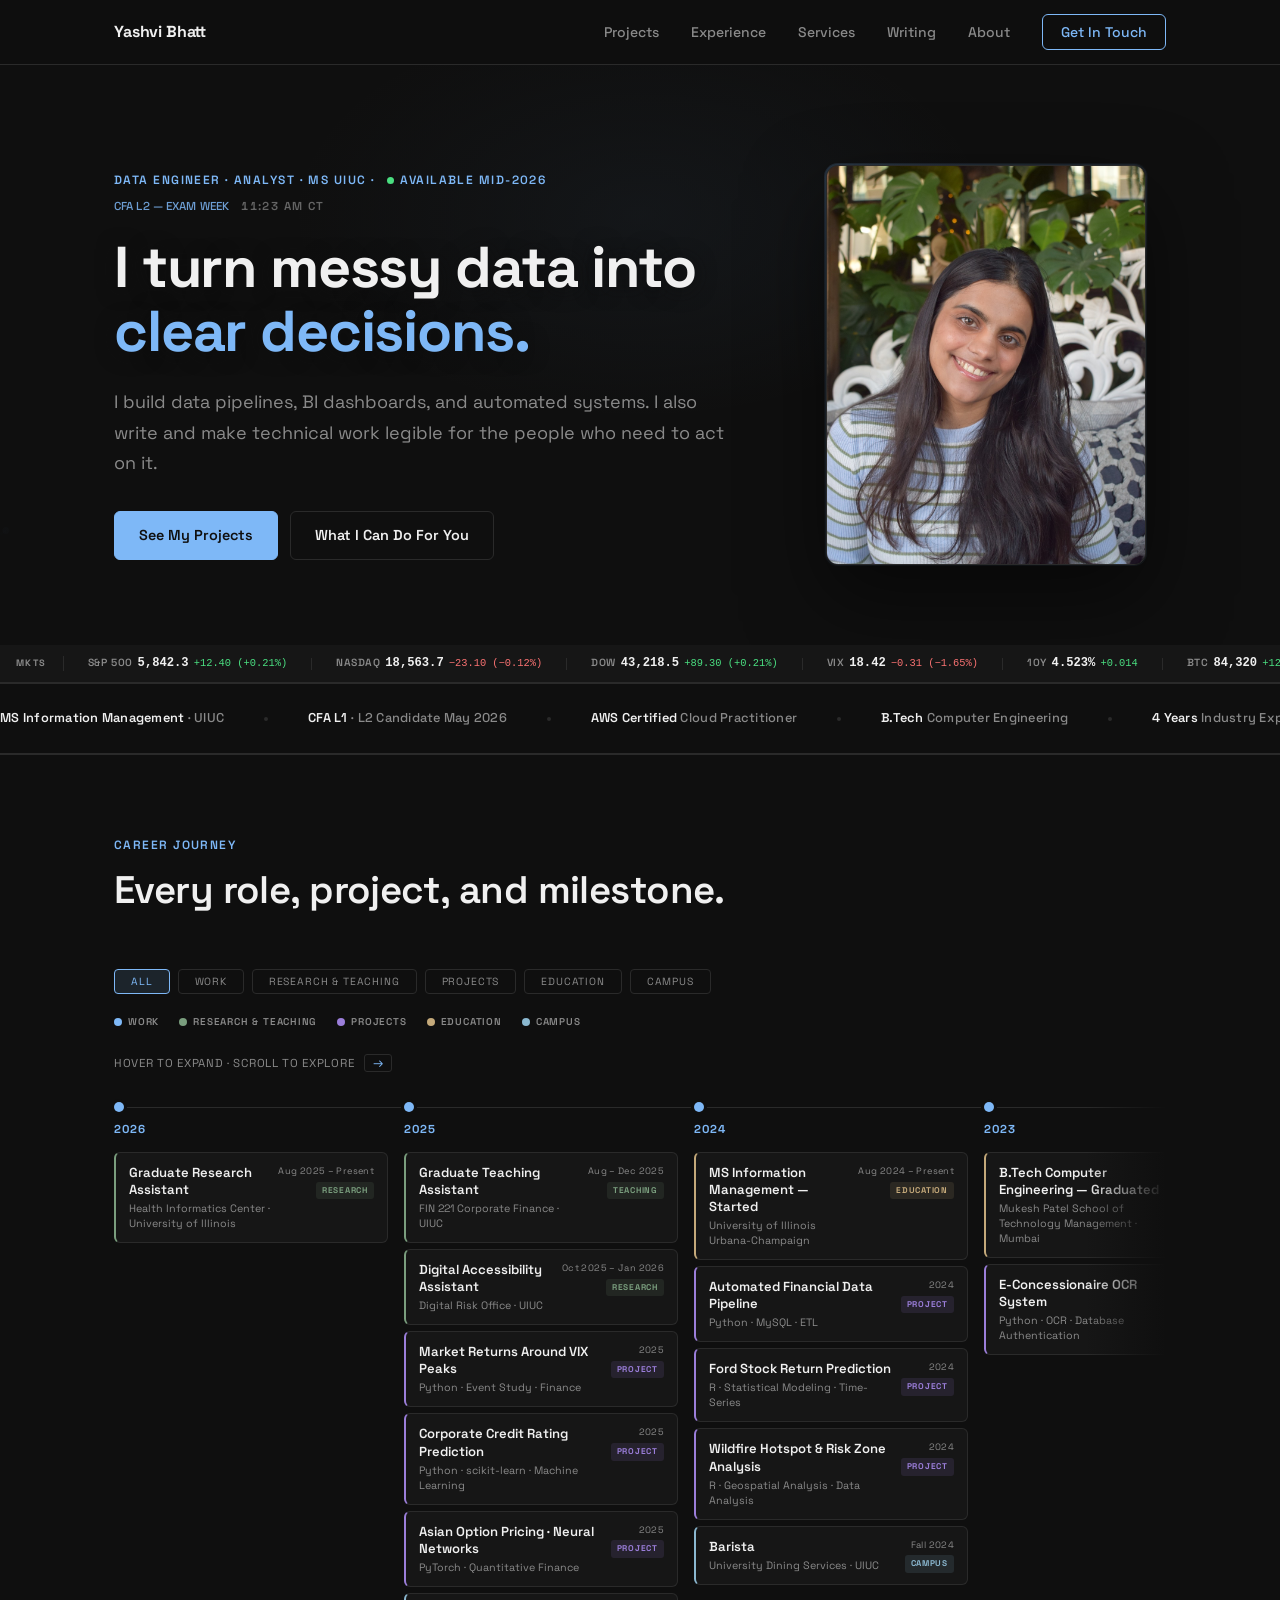
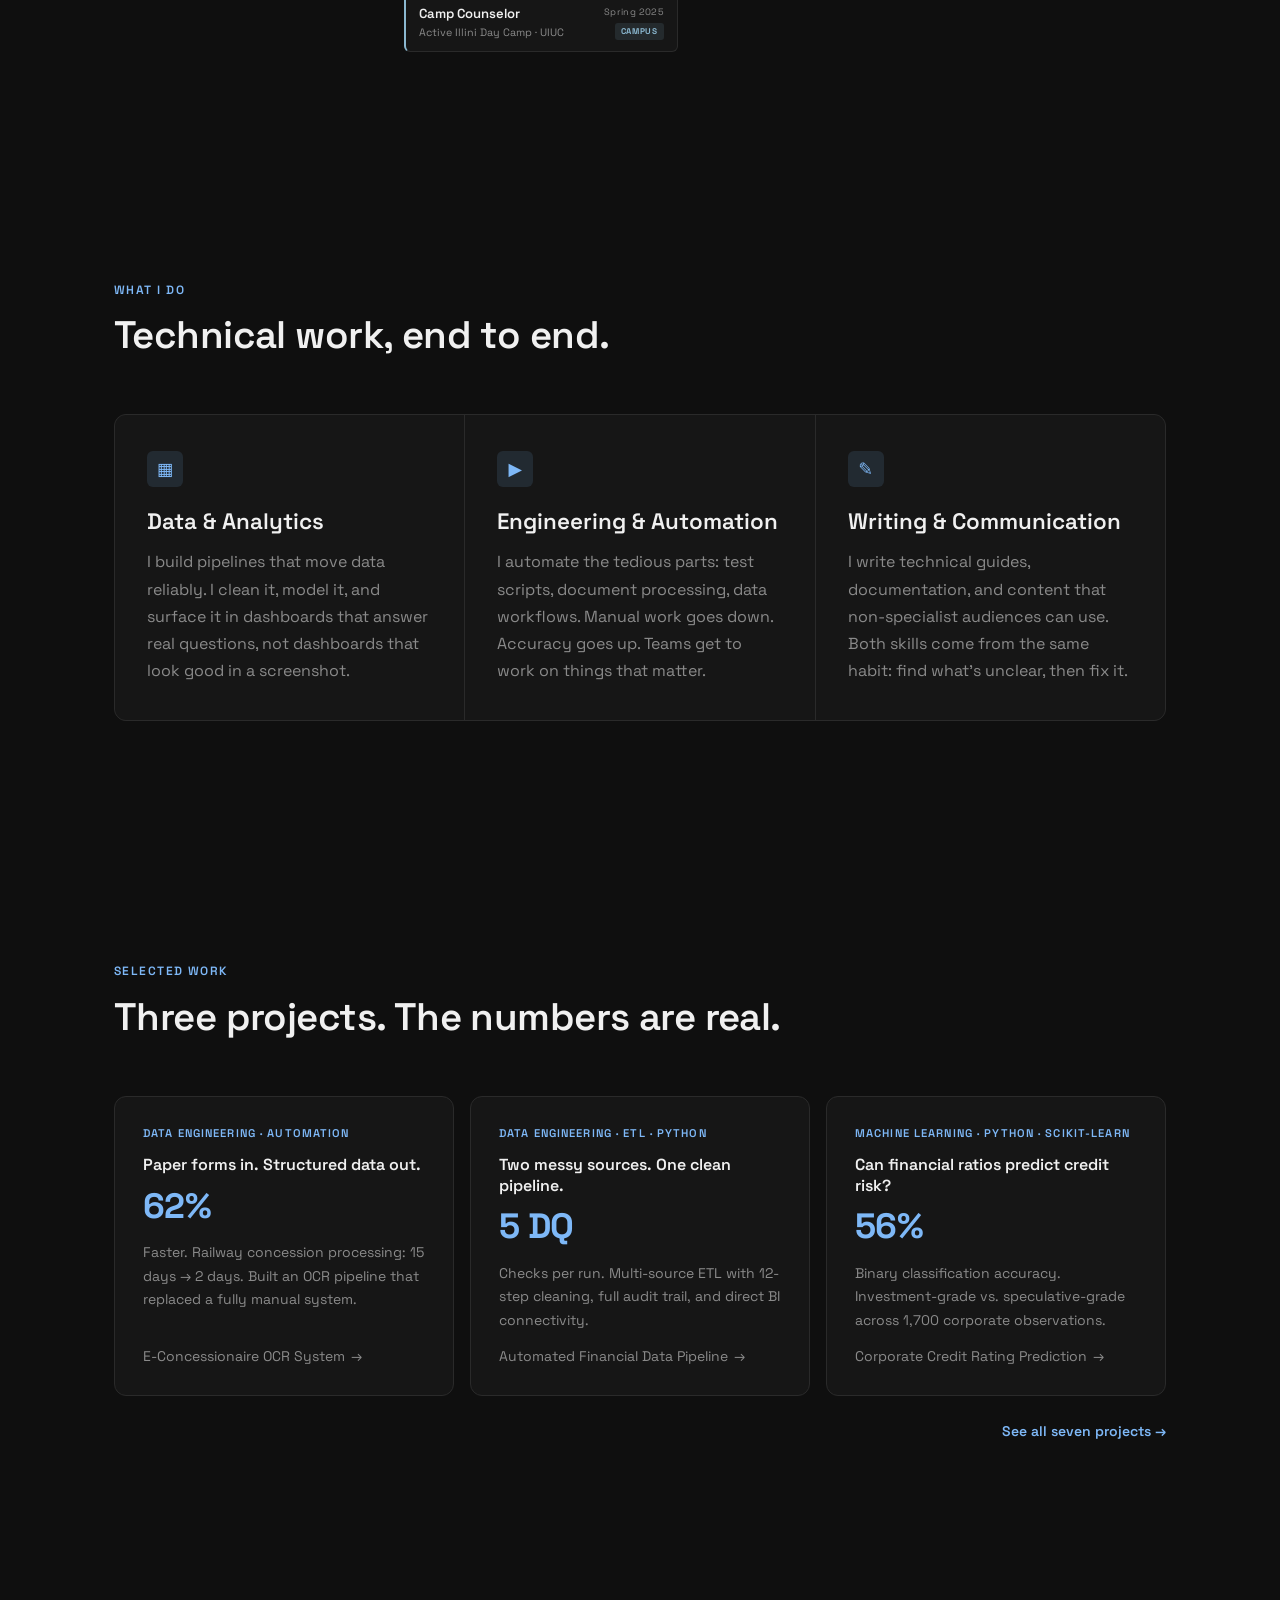
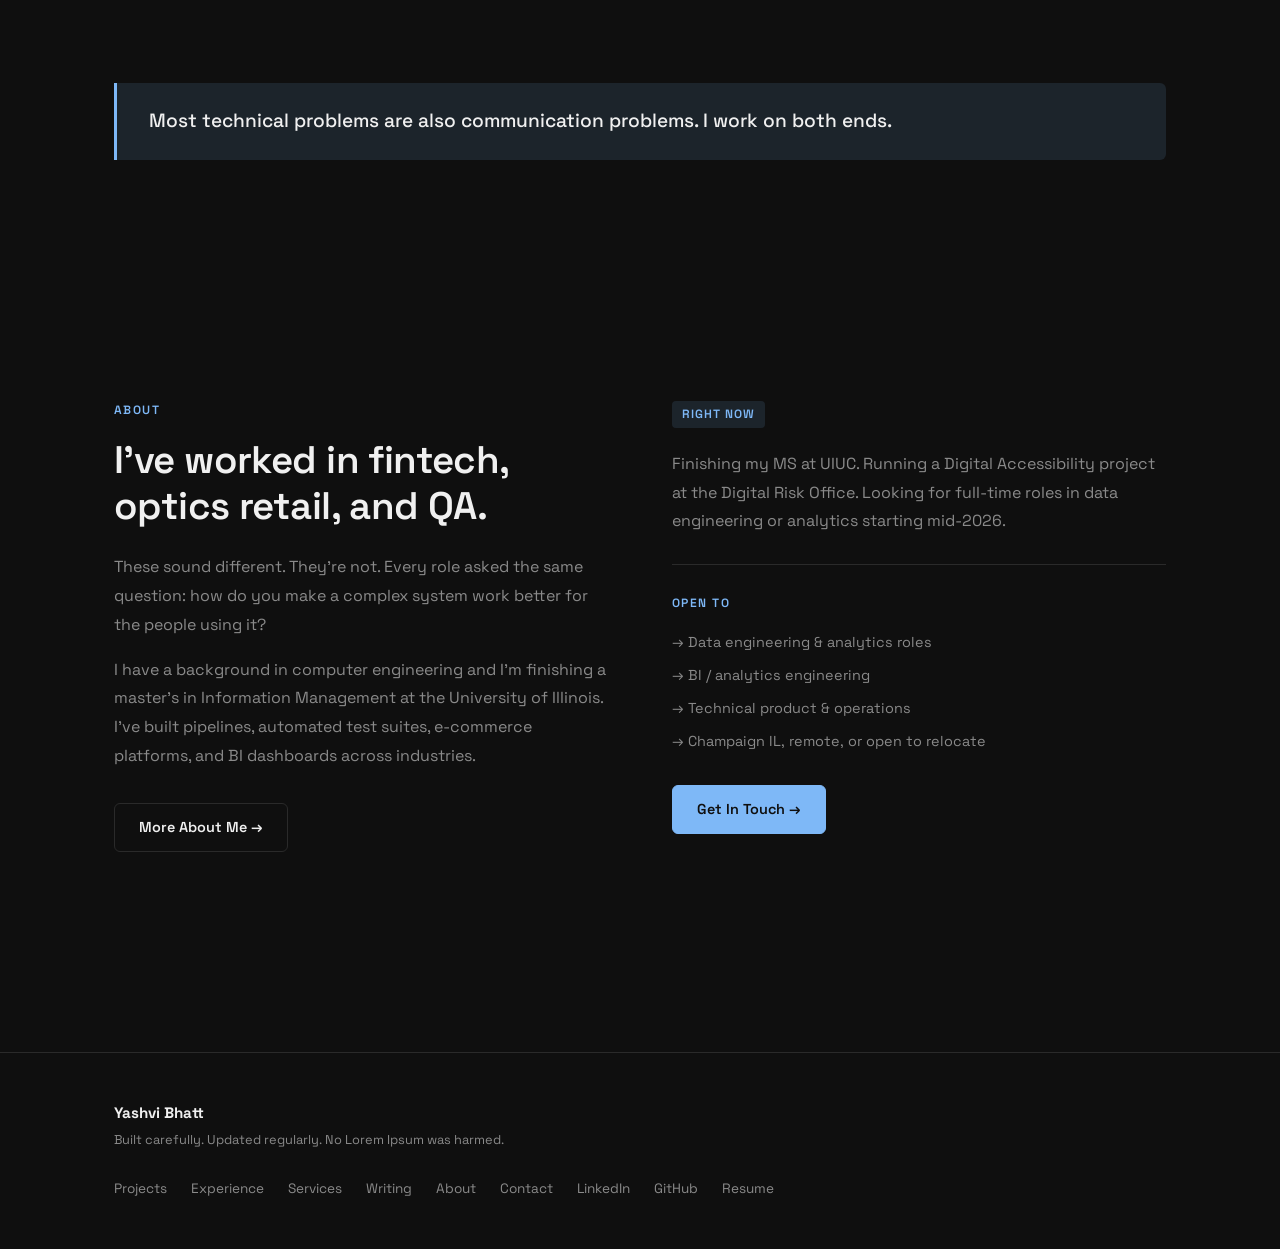
<file: index.html>
<!DOCTYPE html>
<html lang="en">
<head>
  <meta charset="UTF-8" />
  <meta name="viewport" content="width=device-width, initial-scale=1.0" />
  <title>Yashvi Bhatt — Data Engineer & Analyst</title>
  <meta name="description" content="MS Information Management, UIUC. I build data pipelines, BI dashboards, automated systems, and technical communication for teams that need things to actually work." />
  <meta property="og:title" content="Yashvi Bhatt — Data Engineer & Analyst" />
  <meta property="og:description" content="Data systems and clear sentences. Both, on purpose." />
  <meta property="og:type" content="website" />
  <link rel="preconnect" href="https://fonts.googleapis.com" />
  <link rel="preconnect" href="https://fonts.gstatic.com" crossorigin />
  <link href="https://fonts.googleapis.com/css2?family=Space+Grotesk:wght@400;500;600;700&display=swap" rel="stylesheet" />
  <link rel="stylesheet" href="css/style.css" />
  <style>
    /* ─── Career Timeline (Homepage) ─── */
    #timeline { padding: 80px 0 60px; border-top: 1px solid var(--border); }

    .tl-home-filters { display:flex; gap:8px; flex-wrap:wrap; margin-bottom:20px; }
    .tl-home-filter {
      background:none; border:1px solid var(--border); color:var(--text-muted);
      font-size:0.65rem; padding:5px 16px; border-radius:4px; cursor:pointer;
      font-family:inherit; letter-spacing:0.08em; text-transform:uppercase; transition:all 0.15s;
    }
    .tl-home-filter:hover, .tl-home-filter.active { border-color:var(--accent); color:var(--accent); background:var(--accent-dim); }

    .tl-home-legend { display:flex; gap:20px; flex-wrap:wrap; margin-bottom:24px; }
    .tl-home-legend-item { display:flex; align-items:center; gap:6px; font-size:0.62rem; font-weight:600; letter-spacing:0.08em; text-transform:uppercase; color:var(--text-muted); }
    .tl-home-legend-dot { width:8px; height:8px; border-radius:50%; flex-shrink:0; }

    .tl-home-hint {
      font-size:0.72rem; letter-spacing:0.06em; text-transform:uppercase;
      color:var(--text-muted); margin-bottom:14px; display:flex; align-items:center; gap:10px;
    }
    .tl-home-hint-arrow {
      display:inline-flex; align-items:center; justify-content:center;
      width:28px; height:18px; border:1px solid var(--border); border-radius:3px;
      font-size:0.8rem; color:var(--accent);
      animation:tl-nudge 1.6s ease-in-out infinite;
    }
    @keyframes tl-nudge { 0%,100%{transform:translateX(0)} 50%{transform:translateX(5px)} }
    @media (max-width:768px) { .tl-home-hint { display:none; } }

    /* Horizontal track */
    #tl-home-wrap {
      display:flex; flex-direction:row; align-items:flex-start;
      overflow-x:auto; overflow-y:visible; position:relative;
      padding-bottom:48px;
      scrollbar-width:thin; scrollbar-color:var(--border) transparent;
    }
    #tl-home-wrap::-webkit-scrollbar { height:4px; }
    #tl-home-wrap::-webkit-scrollbar-thumb { background:var(--border); border-radius:2px; }

    /* Track line — width set by JS to exactly match scroll content */
    .tl-home-track-line {
      position:absolute; top:20px; left:0;
      height:1px; background:var(--border); z-index:0; pointer-events:none;
    }

    /* Scroll outer wrapper — clips overflow and hosts fade indicator */
    .tl-home-scroll-outer { position:relative; }
    .tl-home-scroll-outer::after {
      content:'';
      position:absolute; top:0; right:0; bottom:0; width:80px;
      background:linear-gradient(to left, var(--bg) 0%, transparent 100%);
      pointer-events:none; z-index:10;
    }
    @media (max-width:768px) { .tl-home-scroll-outer::after { display:none; } }

    /* Year column */
    .tl-home-year { display:flex; flex-direction:column; min-width:260px; max-width:290px; flex-shrink:0; padding-right:16px; }
    .tl-home-year-head { display:flex; flex-direction:column; align-items:flex-start; margin-bottom:14px; }
    /* Dot: margin-top:15px → center at 15+5=20px → aligns with track line */
    .tl-home-year-head::before {
      content:''; display:block; width:10px; height:10px; border-radius:50%;
      background:var(--accent); margin-top:15px; margin-bottom:8px;
      position:relative; z-index:1; box-shadow:0 0 0 3px var(--bg);
    }
    .tl-home-year-num { font-size:0.72rem; font-weight:700; letter-spacing:0.1em; color:var(--accent); text-transform:uppercase; }
    .tl-home-year-entries { display:flex; flex-direction:column; gap:6px; }

    /* Card */
    .tl-home-entry { position:relative; }
    .tl-home-card {
      background:var(--bg-2); border:1px solid var(--border); border-radius:6px;
      padding:11px 13px; cursor:default; overflow:hidden;
      transition:border-color 0.2s, background 0.2s, box-shadow 0.2s;
    }
    .tl-home-card-top { display:flex; align-items:flex-start; justify-content:space-between; gap:8px; }
    .tl-home-card-left { flex:1; min-width:0; }
    .tl-home-card-title { font-size:0.82rem; font-weight:600; color:var(--text); margin:0; line-height:1.3; }
    .tl-home-card-org { font-size:0.67rem; color:var(--text-muted); margin:3px 0 0; line-height:1.4; }
    .tl-home-card-right { display:flex; flex-direction:column; align-items:flex-end; gap:3px; flex-shrink:0; }
    .tl-home-card-dates { font-size:0.58rem; color:var(--text-muted); letter-spacing:0.04em; white-space:nowrap; }
    .tl-home-badge { font-size:0.52rem; font-weight:700; letter-spacing:0.09em; text-transform:uppercase; padding:2px 6px; border-radius:3px; white-space:nowrap; }

    /* Type border + badge colors */
    .tl-home-entry[data-type="work"]     .tl-home-card { border-left:2px solid var(--accent); }
    .tl-home-entry[data-type="research"] .tl-home-card { border-left:2px solid #7A9E7E; }
    .tl-home-entry[data-type="campus"]   .tl-home-card { border-left:2px solid #8BB8D0; }
    .tl-home-entry[data-type="project"]  .tl-home-card { border-left:2px solid #9B7EDA; }
    .tl-home-entry[data-type="edu"]      .tl-home-card { border-left:2px solid #C4A97A; }

    .tl-home-badge.work     { color:var(--accent); background:var(--accent-dim); }
    .tl-home-badge.research { color:#7A9E7E;       background:rgba(122,158,126,0.12); }
    .tl-home-badge.campus   { color:#8BB8D0;       background:rgba(139,184,208,0.12); }
    .tl-home-badge.project  { color:#9B7EDA;       background:rgba(155,126,218,0.12); }
    .tl-home-badge.edu      { color:#C4A97A;       background:rgba(196,169,122,0.12); }

    /* Expand body — hidden by default */
    .tl-home-body { max-height:0; overflow:hidden; opacity:0; transition:max-height 0.32s ease, opacity 0.22s ease; }
    .tl-home-body-inner { margin-top:8px; padding-top:8px; border-top:1px solid var(--border); }
    .tl-home-body-inner ul { list-style:none; padding:0; margin:0; }
    .tl-home-body-inner li { font-size:0.73rem; color:var(--text-muted); line-height:1.55; padding-left:12px; position:relative; margin-bottom:3px; }
    .tl-home-body-inner li::before { content:'—'; position:absolute; left:0; color:var(--accent); font-size:0.62rem; line-height:2; }

    /* Hover expand — desktop */
    @media (hover: hover) {
      .tl-home-entry:hover .tl-home-card { border-color:var(--accent); background:var(--bg-3); box-shadow:0 4px 24px rgba(126,184,247,0.07); }
      .tl-home-entry:hover .tl-home-body { max-height:340px; opacity:1; }
    }
    /* Click expand — touch / mobile */
    .tl-home-entry.tl-open .tl-home-card { border-color:var(--accent); background:var(--bg-3); }
    .tl-home-entry.tl-open .tl-home-body { max-height:340px; opacity:1; }

    /* Filter hidden state */
    .tl-home-entry.tl-hidden { display:none; }
    .tl-home-year.tl-all-hidden { display:none; }

    /* Mobile: vertical layout */
    @media (max-width:768px) {
      #tl-home-wrap { display:block; overflow-x:visible; }
      #tl-home-wrap::before { display:none; }
      .tl-home-year { display:flex; flex-direction:row; max-width:none; min-width:auto; padding-right:0; margin-bottom:4px; }
      .tl-home-year-head { width:54px; flex-shrink:0; padding-top:11px; align-items:flex-end; margin-bottom:0; }
      .tl-home-year-head::before { display:none; }
      .tl-home-year-num { writing-mode:horizontal-tb; }
      .tl-home-year-entries { flex:1; border-left:1px solid var(--border); padding-left:18px; padding-bottom:20px; margin-left:12px; gap:8px; }
      .tl-home-card-right { display:none; }
    }
  </style>
</head>
<body>

  <!-- NAV -->
  <nav>
    <div class="nav-inner">
      <a href="index.html" class="nav-logo">Yashvi Bhatt</a>
      <ul class="nav-links" id="navLinks">
        <li><a href="work.html">Projects</a></li>
        <li><a href="experience.html">Experience</a></li>
        <li><a href="services.html">Services</a></li>
        <li><a href="writing.html">Writing</a></li>
        <li><a href="about.html">About</a></li>
        <li><a href="contact.html" class="nav-cta">Get In Touch</a></li>
      </ul>
      <button class="nav-toggle" id="navToggle" aria-label="Toggle navigation">
        <span></span><span></span><span></span>
      </button>
    </div>
  </nav>

  <!-- HERO -->
  <section class="hero">
    <canvas class="hero-chart" id="heroChart"></canvas>
    <div class="container">
      <div class="hero-grid">
        <div class="hero-left">
          <p class="eyebrow hero-eyebrow">Data Engineer &middot; Analyst &middot; MS UIUC &middot; <span class="avail-badge"><span class="avail-dot"></span>Available mid-2026</span> <span class="cfa-countdown" id="cfaCountdown"></span> <span class="hero-clock" id="heroClock"></span></p>
          <h1>I turn messy data into<br><span>clear decisions.</span></h1>
          <p class="hero-sub mt-4">
            I build data pipelines, BI dashboards, and automated systems.
            I also write and make technical work legible for the people who need to act on it.
          </p>
          <div class="btn-group">
            <a href="work.html" class="btn btn-primary">See My Projects</a>
            <a href="services.html" class="btn btn-ghost">What I Can Do For You</a>
          </div>
        </div>
        <div class="hero-right">
          <div class="hero-headshot">
            <img src="assets/images/Headshot.jpeg" alt="Yashvi Bhatt" />
          </div>
        </div>
      </div>
    </div>
  </section>

  <!-- MARKET TICKER -->
  <div class="market-ticker">
    <span class="ticker-header">MKTS</span>
    <div class="ticker-scroll-wrap">
      <div class="market-ticker-inner">
        <!-- Set 1 -->
        <div class="ticker-item" data-ticker="spx"><span class="ticker-sym">S&amp;P 500</span><span class="ticker-price">5,842.3</span><span class="ticker-change up">+12.40 (+0.21%)</span></div>
        <div class="ticker-divider"></div>
        <div class="ticker-item" data-ticker="ndx"><span class="ticker-sym">NASDAQ</span><span class="ticker-price">18,563.7</span><span class="ticker-change dn">&minus;23.10 (&minus;0.12%)</span></div>
        <div class="ticker-divider"></div>
        <div class="ticker-item" data-ticker="dji"><span class="ticker-sym">DOW</span><span class="ticker-price">43,218.5</span><span class="ticker-change up">+89.30 (+0.21%)</span></div>
        <div class="ticker-divider"></div>
        <div class="ticker-item" data-ticker="vix"><span class="ticker-sym">VIX</span><span class="ticker-price">18.42</span><span class="ticker-change dn">&minus;0.31 (&minus;1.65%)</span></div>
        <div class="ticker-divider"></div>
        <div class="ticker-item" data-ticker="tsy"><span class="ticker-sym">10Y</span><span class="ticker-price">4.523%</span><span class="ticker-change up">+0.014</span></div>
        <div class="ticker-divider"></div>
        <div class="ticker-item" data-ticker="btc"><span class="ticker-sym">BTC</span><span class="ticker-price">84,320</span><span class="ticker-change up">+1240.00 (+1.49%)</span></div>
        <div class="ticker-divider"></div>
        <div class="ticker-item" data-ticker="gold"><span class="ticker-sym">GOLD</span><span class="ticker-price">2,931.4</span><span class="ticker-change dn">&minus;8.20 (&minus;0.28%)</span></div>
        <div class="ticker-divider"></div>
        <div class="ticker-item" data-ticker="eurusd"><span class="ticker-sym">EUR/USD</span><span class="ticker-price">1.0842</span><span class="ticker-change up">+0.0023 (+0.21%)</span></div>
        <div class="ticker-divider"></div>
        <div class="ticker-item" data-ticker="oil"><span class="ticker-sym">WTI</span><span class="ticker-price">68.74</span><span class="ticker-change dn">&minus;0.43 (&minus;0.62%)</span></div>
        <div class="ticker-divider"></div>
        <!-- Set 2 — duplicate for seamless loop -->
        <div class="ticker-item" data-ticker="spx"><span class="ticker-sym">S&amp;P 500</span><span class="ticker-price">5,842.3</span><span class="ticker-change up">+12.40 (+0.21%)</span></div>
        <div class="ticker-divider"></div>
        <div class="ticker-item" data-ticker="ndx"><span class="ticker-sym">NASDAQ</span><span class="ticker-price">18,563.7</span><span class="ticker-change dn">&minus;23.10 (&minus;0.12%)</span></div>
        <div class="ticker-divider"></div>
        <div class="ticker-item" data-ticker="dji"><span class="ticker-sym">DOW</span><span class="ticker-price">43,218.5</span><span class="ticker-change up">+89.30 (+0.21%)</span></div>
        <div class="ticker-divider"></div>
        <div class="ticker-item" data-ticker="vix"><span class="ticker-sym">VIX</span><span class="ticker-price">18.42</span><span class="ticker-change dn">&minus;0.31 (&minus;1.65%)</span></div>
        <div class="ticker-divider"></div>
        <div class="ticker-item" data-ticker="tsy"><span class="ticker-sym">10Y</span><span class="ticker-price">4.523%</span><span class="ticker-change up">+0.014</span></div>
        <div class="ticker-divider"></div>
        <div class="ticker-item" data-ticker="btc"><span class="ticker-sym">BTC</span><span class="ticker-price">84,320</span><span class="ticker-change up">+1240.00 (+1.49%)</span></div>
        <div class="ticker-divider"></div>
        <div class="ticker-item" data-ticker="gold"><span class="ticker-sym">GOLD</span><span class="ticker-price">2,931.4</span><span class="ticker-change dn">&minus;8.20 (&minus;0.28%)</span></div>
        <div class="ticker-divider"></div>
        <div class="ticker-item" data-ticker="eurusd"><span class="ticker-sym">EUR/USD</span><span class="ticker-price">1.0842</span><span class="ticker-change up">+0.0023 (+0.21%)</span></div>
        <div class="ticker-divider"></div>
        <div class="ticker-item" data-ticker="oil"><span class="ticker-sym">WTI</span><span class="ticker-price">68.74</span><span class="ticker-change dn">&minus;0.43 (&minus;0.62%)</span></div>
        <div class="ticker-divider"></div>
      </div>
    </div>
  </div>

  <!-- CRED BAR -->
  <div class="cred-bar">
    <div class="cred-bar-inner">
      <span class="cred-item"><strong>MS Information Management</strong> &middot; UIUC</span>
      <span class="cred-dot"></span>
      <span class="cred-item"><strong>CFA L1</strong> &middot; L2 Candidate May 2026</span>
      <span class="cred-dot"></span>
      <span class="cred-item"><strong>AWS Certified</strong> Cloud Practitioner</span>
      <span class="cred-dot"></span>
      <span class="cred-item"><strong>B.Tech</strong> Computer Engineering</span>
      <span class="cred-dot"></span>
      <span class="cred-item"><strong>4 Years</strong> Industry Experience</span>
      <span class="cred-dot"></span>
      <!-- Duplicate for seamless loop -->
      <span class="cred-item"><strong>MS Information Management</strong> &middot; UIUC</span>
      <span class="cred-dot"></span>
      <span class="cred-item"><strong>CFA L1</strong> &middot; L2 Candidate May 2026</span>
      <span class="cred-dot"></span>
      <span class="cred-item"><strong>AWS Certified</strong> Cloud Practitioner</span>
      <span class="cred-dot"></span>
      <span class="cred-item"><strong>B.Tech</strong> Computer Engineering</span>
      <span class="cred-dot"></span>
      <span class="cred-item"><strong>4 Years</strong> Industry Experience</span>
      <span class="cred-dot"></span>
    </div>
  </div>

  <!-- CAREER TIMELINE -->
  <section id="timeline">
    <div class="container">
      <div class="section-header">
        <p class="eyebrow">Career Journey</p>
        <h2>Every role, project, and milestone.</h2>
      </div>

      <div class="tl-home-filters">
        <button class="tl-home-filter active" data-filter="all">All</button>
        <button class="tl-home-filter" data-filter="work">Work</button>
        <button class="tl-home-filter" data-filter="research">Research &amp; Teaching</button>
        <button class="tl-home-filter" data-filter="project">Projects</button>
        <button class="tl-home-filter" data-filter="edu">Education</button>
        <button class="tl-home-filter" data-filter="campus">Campus</button>
      </div>

      <div class="tl-home-legend">
        <span class="tl-home-legend-item"><span class="tl-home-legend-dot" style="background:var(--accent);"></span>Work</span>
        <span class="tl-home-legend-item"><span class="tl-home-legend-dot" style="background:#7A9E7E;"></span>Research &amp; Teaching</span>
        <span class="tl-home-legend-item"><span class="tl-home-legend-dot" style="background:#9B7EDA;"></span>Projects</span>
        <span class="tl-home-legend-item"><span class="tl-home-legend-dot" style="background:#C4A97A;"></span>Education</span>
        <span class="tl-home-legend-item"><span class="tl-home-legend-dot" style="background:#8BB8D0;"></span>Campus</span>
      </div>

      <span class="tl-home-hint">Hover to expand &middot; Scroll to explore <span class="tl-home-hint-arrow">&rarr;</span></span>
      <div class="tl-home-scroll-outer">
        <div id="tl-home-wrap"></div>
      </div>
    </div>
  </section>

  <!-- WHAT I DO -->
  <section>
    <div class="container">
      <div class="section-header">
        <p class="eyebrow">What I Do</p>
        <h2>Technical work, end to end.</h2>
      </div>
      <div class="three-col">
        <div class="col-card">
          <div class="col-icon">&#9638;</div>
          <h3>Data &amp; Analytics</h3>
          <p>I build pipelines that move data reliably. I clean it, model it, and surface it in dashboards that answer real questions, not dashboards that look good in a screenshot.</p>
        </div>
        <div class="col-card">
          <div class="col-icon">&#9654;</div>
          <h3>Engineering &amp; Automation</h3>
          <p>I automate the tedious parts: test scripts, document processing, data workflows. Manual work goes down. Accuracy goes up. Teams get to work on things that matter.</p>
        </div>
        <div class="col-card">
          <div class="col-icon">&#9998;</div>
          <h3>Writing &amp; Communication</h3>
          <p>I write technical guides, documentation, and content that non-specialist audiences can use. Both skills come from the same habit: find what&rsquo;s unclear, then fix it.</p>
        </div>
      </div>
    </div>
  </section>

  <!-- SELECTED WORK -->
  <section>
    <div class="container">
      <div class="section-header">
        <p class="eyebrow">Selected Work</p>
        <h2>Three projects. The numbers are real.</h2>
      </div>
      <div class="work-grid">
        <a href="work.html#e-concessionaire" class="work-card">
          <span class="work-card-tag">Data Engineering &middot; Automation</span>
          <h3>Paper forms in. Structured data out.</h3>
          <span class="work-stat"><span class="count-num" data-target="87" data-suffix="%">0</span>%</span>
          <p>Faster. Railway concession processing: 15 days &rarr; 2 days. Built an OCR pipeline that replaced a fully manual system.</p>
          <span class="work-card-arrow">E-Concessionaire OCR System <span>&rarr;</span></span>
        </a>
        <a href="work.html#financial-pipeline" class="work-card">
          <span class="work-card-tag">Data Engineering &middot; ETL &middot; Python</span>
          <h3>Two messy sources. One clean pipeline.</h3>
          <span class="work-stat"><span class="count-num" data-target="8" data-suffix="">0</span> DQ</span>
          <p>Checks per run. Multi-source ETL with 12-step cleaning, full audit trail, and direct BI connectivity.</p>
          <span class="work-card-arrow">Automated Financial Data Pipeline <span>&rarr;</span></span>
        </a>
        <a href="work.html#credit-rating-ml" class="work-card">
          <span class="work-card-tag">Machine Learning &middot; Python &middot; scikit-learn</span>
          <h3>Can financial ratios predict credit risk?</h3>
          <span class="work-stat"><span class="count-num" data-target="78" data-suffix="%">0</span>%</span>
          <p>Binary classification accuracy. Investment-grade vs. speculative-grade across 1,700 corporate observations.</p>
          <span class="work-card-arrow">Corporate Credit Rating Prediction <span>&rarr;</span></span>
        </a>
      </div>
      <div class="see-all-row">
        <a href="work.html">See all seven projects &rarr;</a>
      </div>
    </div>
  </section>

  <!-- PULL QUOTE -->
  <section>
    <div class="container">
      <div class="pull-quote">
        <p>Most technical problems are also communication problems. I work on both ends.</p>
      </div>
    </div>
  </section>

  <!-- ABOUT TEASER -->
  <section>
    <div class="container">
      <div class="about-teaser">
        <div>
          <p class="eyebrow mb-4">About</p>
          <h2>I&rsquo;ve worked in fintech, optics retail, and QA.</h2>
          <p class="mt-6">These sound different. They&rsquo;re not. Every role asked the same question: how do you make a complex system work better for the people using it?</p>
          <p class="mt-4">I have a background in computer engineering and I&rsquo;m finishing a master&rsquo;s in Information Management at the University of Illinois. I&rsquo;ve built pipelines, automated test suites, e-commerce platforms, and BI dashboards across industries.</p>
          <a href="about.html" class="btn btn-ghost mt-8">More About Me &rarr;</a>
        </div>
        <div>
          <span class="currently-tag">Right now</span>
          <p style="max-width:100%; color: var(--text-muted); margin-top: 10px;">Finishing my MS at UIUC. Running a Digital Accessibility project at the Digital Risk Office. Looking for full-time roles in data engineering or analytics starting mid-2026.</p>
          <hr style="border:none; border-top:1px solid var(--border); margin:28px 0;" />
          <p class="eyebrow mb-4">Open to</p>
          <ul style="list-style:none; display:flex; flex-direction:column; gap:10px;">
            <li style="font-size:0.9rem; color:var(--text-muted);">&rarr; Data engineering &amp; analytics roles</li>
            <li style="font-size:0.9rem; color:var(--text-muted);">&rarr; BI / analytics engineering</li>
            <li style="font-size:0.9rem; color:var(--text-muted);">&rarr; Technical product &amp; operations</li>
            <li style="font-size:0.9rem; color:var(--text-muted);">&rarr; Champaign IL, remote, or open to relocate</li>
          </ul>
          <a href="contact.html" class="btn btn-primary mt-8">Get In Touch &rarr;</a>
        </div>
      </div>
    </div>
  </section>

  <!-- FOOTER -->
  <footer>
    <div class="footer-inner">
      <div class="footer-left">
        <div class="footer-name">Yashvi Bhatt</div>
        <p class="footer-tagline">Built carefully. Updated regularly. No Lorem Ipsum was harmed.</p>
      </div>
      <ul class="footer-links">
        <li><a href="work.html">Projects</a></li>
        <li><a href="experience.html">Experience</a></li>
        <li><a href="services.html">Services</a></li>
        <li><a href="writing.html">Writing</a></li>
        <li><a href="about.html">About</a></li>
        <li><a href="contact.html">Contact</a></li>
        <li><a href="https://linkedin.com/in/yashvi-bhatt" target="_blank" rel="noopener">LinkedIn</a></li>
        <li><a href="https://github.com/yashvibhatt" target="_blank" rel="noopener">GitHub</a></li>
        <li><a href="assets/documents/resume.pdf" target="_blank">Resume</a></li>
      </ul>
    </div>
  </footer>

  <script src="js/main.js"></script>
  <script>
  (function () {
    var entries = [
      // ── 2026 ──
      { year: 2026, type: 'research', label: 'Research', title: 'Graduate Research Assistant', org: 'Health Informatics Center &middot; University of Illinois', dates: 'Aug 2025 &ndash; Present', bullets: ['Support research documentation and structured summaries for interdisciplinary stakeholders', 'Translate technical material into accessible written deliverables', 'Assist in organizing and presenting research outputs across project milestones'] },

      // ── 2025 ──
      { year: 2025, type: 'research', label: 'Teaching', title: 'Graduate Teaching Assistant', org: 'FIN 221 Corporate Finance &middot; UIUC', dates: 'Aug &ndash; Dec 2025', bullets: ['Evaluated quantitative assignments and provided structured written feedback', 'Helped clarify complex financial concepts for students', 'Maintained consistent grading standards across large submission volumes'] },
      { year: 2025, type: 'research', label: 'Research', title: 'Digital Accessibility Assistant', org: 'Digital Risk Office &middot; UIUC', dates: 'Oct 2025 &ndash; Jan 2026', bullets: ['Remediated institutional documents using Equidox and Adobe Acrobat Pro', 'Implemented proper heading hierarchy, tagging structure, and reading order', 'Ensured documents met WCAG digital accessibility standards'] },
      { year: 2025, type: 'project', label: 'Project', title: 'Market Returns Around VIX Peaks', org: 'Python &middot; Event Study &middot; Finance', dates: '2025', bullets: ['~40 VIX peaks analyzed (2016&ndash;present)', 'S&amp;P 500: &minus;0.24%/day pre-peak &rarr; +0.19%/day post-peak', 'Energy and Financials led post-peak sector recovery'] },
      { year: 2025, type: 'project', label: 'Project', title: 'Corporate Credit Rating Prediction', org: 'Python &middot; scikit-learn &middot; Machine Learning', dates: '2025', bullets: ['78.6% binary classification accuracy (Investment vs. Speculative)', 'Cross-validated on 1,700 corporate observations (RepeatedStratifiedKFold)', '4 algorithms benchmarked: Random Forest, AdaBoost, LR, Voting Ensemble'] },
      { year: 2025, type: 'project', label: 'Project', title: 'Asian Option Pricing &middot; Neural Networks', org: 'PyTorch &middot; Quantitative Finance', dates: '2025', bullets: ['5 architectures compared: MLP, CNN, LSTM, CNN-LSTM, TCN', 'MLP best performer: MAE 0.0256, RMSE 0.0860', 'Near-instant inference vs. 50k-path Monte Carlo simulation'] },
      { year: 2025, type: 'campus', label: 'Campus', title: 'Camp Counselor', org: 'Active Illini Day Camp &middot; UIUC', dates: 'Spring 2025', bullets: ['Supervised children in structured recreational activities', 'Ensured safety and positive group participation', 'Supported daily camp operations and coordination'] },

      // ── 2024 ──
      { year: 2024, type: 'edu', label: 'Education', title: 'MS Information Management &mdash; Started', org: 'University of Illinois Urbana-Champaign', dates: 'Aug 2024 &ndash; Present', bullets: ['Concentration: Finance &amp; Analytics', 'Graduate coursework: financial modeling, data systems, statistics', 'GRA, GTA, and Digital Accessibility roles held during program'] },
      { year: 2024, type: 'project', label: 'Project', title: 'Automated Financial Data Pipeline', org: 'Python &middot; MySQL &middot; ETL', dates: '2024', bullets: ['Multi-source ETL: two CSV feeds + simulated FX-rate API', '12-step cleaning process &middot; 8 DQ checks per run &middot; 35 pytest tests', 'Full audit trail: per-run JSON DQ report + pipeline_runs database record'] },
      { year: 2024, type: 'project', label: 'Project', title: 'Ford Stock Return Prediction', org: 'R &middot; Statistical Modeling &middot; Time-Series', dates: '2024', bullets: ['4 regression models: OLS, Stepwise AIC, Mallows&rsquo; Cp, CAPM', '263 monthly observations (Jan 2004&ndash;Nov 2025)', 'VIF diagnostics and robust HC standard errors applied'] },
      { year: 2024, type: 'project', label: 'Project', title: 'Wildfire Hotspot &amp; Risk Zone Analysis', org: 'R &middot; Geospatial Analysis &middot; Data Analysis', dates: '2024', bullets: ['4 research questions on wildfire spatial distribution', 'Hotspot clustering and seasonal pattern analysis', 'Formal report with spatial visualizations'] },
      { year: 2024, type: 'campus', label: 'Campus', title: 'Barista', org: 'University Dining Services &middot; UIUC', dates: 'Fall 2024', bullets: ['Fast-paced campus caf&eacute; environment serving students and staff', 'Managed orders and customer interactions during peak hours'] },

      // ── 2023 ──
      { year: 2023, type: 'edu', label: 'Education', title: 'B.Tech Computer Engineering &mdash; Graduated', org: 'Mukesh Patel School of Technology Management &middot; Mumbai', dates: 'May 2023', bullets: ['GPA 3.59 &middot; Graduated with honours', 'NMIMS university institution', 'Undergraduate thesis: E-Concessionaire OCR System'] },
      { year: 2023, type: 'project', label: 'Project', title: 'E-Concessionaire OCR System', org: 'Python &middot; OCR &middot; Database Authentication', dates: '2022&ndash;2023', bullets: ['Built under contract for Indian Railways', 'Processing time: 15 days &rarr; 2 days (87% faster)', 'Encrypted verification &middot; full audit trail'] },

      // ── 2022 ──
      { year: 2022, type: 'work', label: 'Intern', title: 'Web Developer &amp; Power BI Intern', org: 'Sapient Wealth Advisors Ltd &middot; Mumbai', dates: 'May &ndash; Nov 2022', bullets: ['6+ Power BI dashboards integrating real-time financial &amp; behavioral data', 'API-driven ingestion pipelines &rarr; 35% reduction in manual reporting effort', 'SQL optimisation &rarr; 28% faster data retrieval'] },

      // ── 2021 ──
      { year: 2021, type: 'work', label: 'Intern', title: 'Quality Assurance Intern', org: 'ARCON &middot; Mumbai', dates: 'Jan &ndash; May 2021', bullets: ['100+ automated scripts with Python &amp; Selenium', '50% reduction in manual testing effort', 'Pre-production data pipeline defect detection'] },
      { year: 2021, type: 'work', label: 'Intern', title: 'Web Development Intern', org: 'SBI Mutual Fund &middot; Mumbai', dates: 'Aug &ndash; Sep 2021', bullets: ['Updated financial product pages for major Indian asset manager', 'Improved layout hierarchy and accessibility of investment content', 'Maintained brand and formatting consistency across publication'] },

      // ── 2020 ──
      { year: 2020, type: 'work', label: 'Intern', title: 'Web &amp; Database Intern', org: 'GALA Optics Limited &middot; Mumbai', dates: 'Dec 2019 &ndash; Nov 2020', bullets: ['Built full-stack e-commerce platform from scratch (front-end to backend)', 'SQL optimisation &rarr; 30% faster data retrieval on product/order queries', 'Secure API-based transaction processing at scale'] },

      // ── 2019 ──
      { year: 2019, type: 'edu', label: 'Education', title: 'B.Tech Computer Engineering &mdash; Started', org: 'Mukesh Patel School of Technology Management &middot; Mumbai', dates: 'Aug 2019', bullets: ['Began undergraduate degree in Computer Engineering', 'Foundation in software development, algorithms, and systems'] },
    ];

    var wrap = document.getElementById('tl-home-wrap');
    if (!wrap) return;

    // Group by year descending (most recent left)
    var yearMap = {};
    entries.forEach(function (e) {
      if (!yearMap[e.year]) yearMap[e.year] = [];
      yearMap[e.year].push(e);
    });
    var years = Object.keys(yearMap).map(Number).sort(function (a, b) { return b - a; });

    var html = '';
    years.forEach(function (year) {
      html += '<div class="tl-home-year" data-year="' + year + '">';
      html += '<div class="tl-home-year-head"><span class="tl-home-year-num">' + year + '</span></div>';
      html += '<div class="tl-home-year-entries">';
      yearMap[year].forEach(function (e) {
        html += '<div class="tl-home-entry" data-type="' + e.type + '">';
        html += '<div class="tl-home-card">';
        html += '<div class="tl-home-card-top">';
        html += '<div class="tl-home-card-left">';
        html += '<p class="tl-home-card-title">' + e.title + '</p>';
        html += '<p class="tl-home-card-org">' + e.org + '</p>';
        html += '</div>';
        html += '<div class="tl-home-card-right">';
        html += '<span class="tl-home-card-dates">' + e.dates + '</span>';
        html += '<span class="tl-home-badge ' + e.type + '">' + e.label + '</span>';
        html += '</div>';
        html += '</div>';
        html += '<div class="tl-home-body"><div class="tl-home-body-inner"><ul>';
        e.bullets.forEach(function (b) { html += '<li>' + b + '</li>'; });
        html += '</ul></div></div>';
        html += '</div>'; // card
        html += '</div>'; // entry
      });
      html += '</div>'; // year-entries
      html += '</div>'; // year
    });
    wrap.innerHTML = html;

    // Inject track line sized to exact scroll content width
    function setTrackLine() {
      var existing = wrap.querySelector('.tl-home-track-line');
      if (existing) existing.remove();
      var line = document.createElement('div');
      line.className = 'tl-home-track-line';
      line.style.width = wrap.scrollWidth + 'px';
      wrap.insertBefore(line, wrap.firstChild);
    }
    requestAnimationFrame(setTrackLine);

    // Touch / click expand (hover is CSS-only on desktop)
    wrap.addEventListener('click', function (e) {
      var card = e.target.closest('.tl-home-card');
      if (!card) return;
      if (window.matchMedia('(hover: none)').matches) {
        card.closest('.tl-home-entry').classList.toggle('tl-open');
      }
    });

    // Filter buttons
    document.querySelectorAll('.tl-home-filter').forEach(function (btn) {
      btn.addEventListener('click', function () {
        document.querySelectorAll('.tl-home-filter').forEach(function (b) { b.classList.remove('active'); });
        btn.classList.add('active');
        var f = btn.dataset.filter;
        document.querySelectorAll('.tl-home-entry').forEach(function (el) {
          el.classList.toggle('tl-hidden', f !== 'all' && el.dataset.type !== f);
        });
        document.querySelectorAll('.tl-home-year').forEach(function (g) {
          g.classList.toggle('tl-all-hidden', g.querySelectorAll('.tl-home-entry:not(.tl-hidden)').length === 0);
        });
        requestAnimationFrame(setTrackLine);
      });
    });
  })();
  </script>
</body>
</html>
</file>
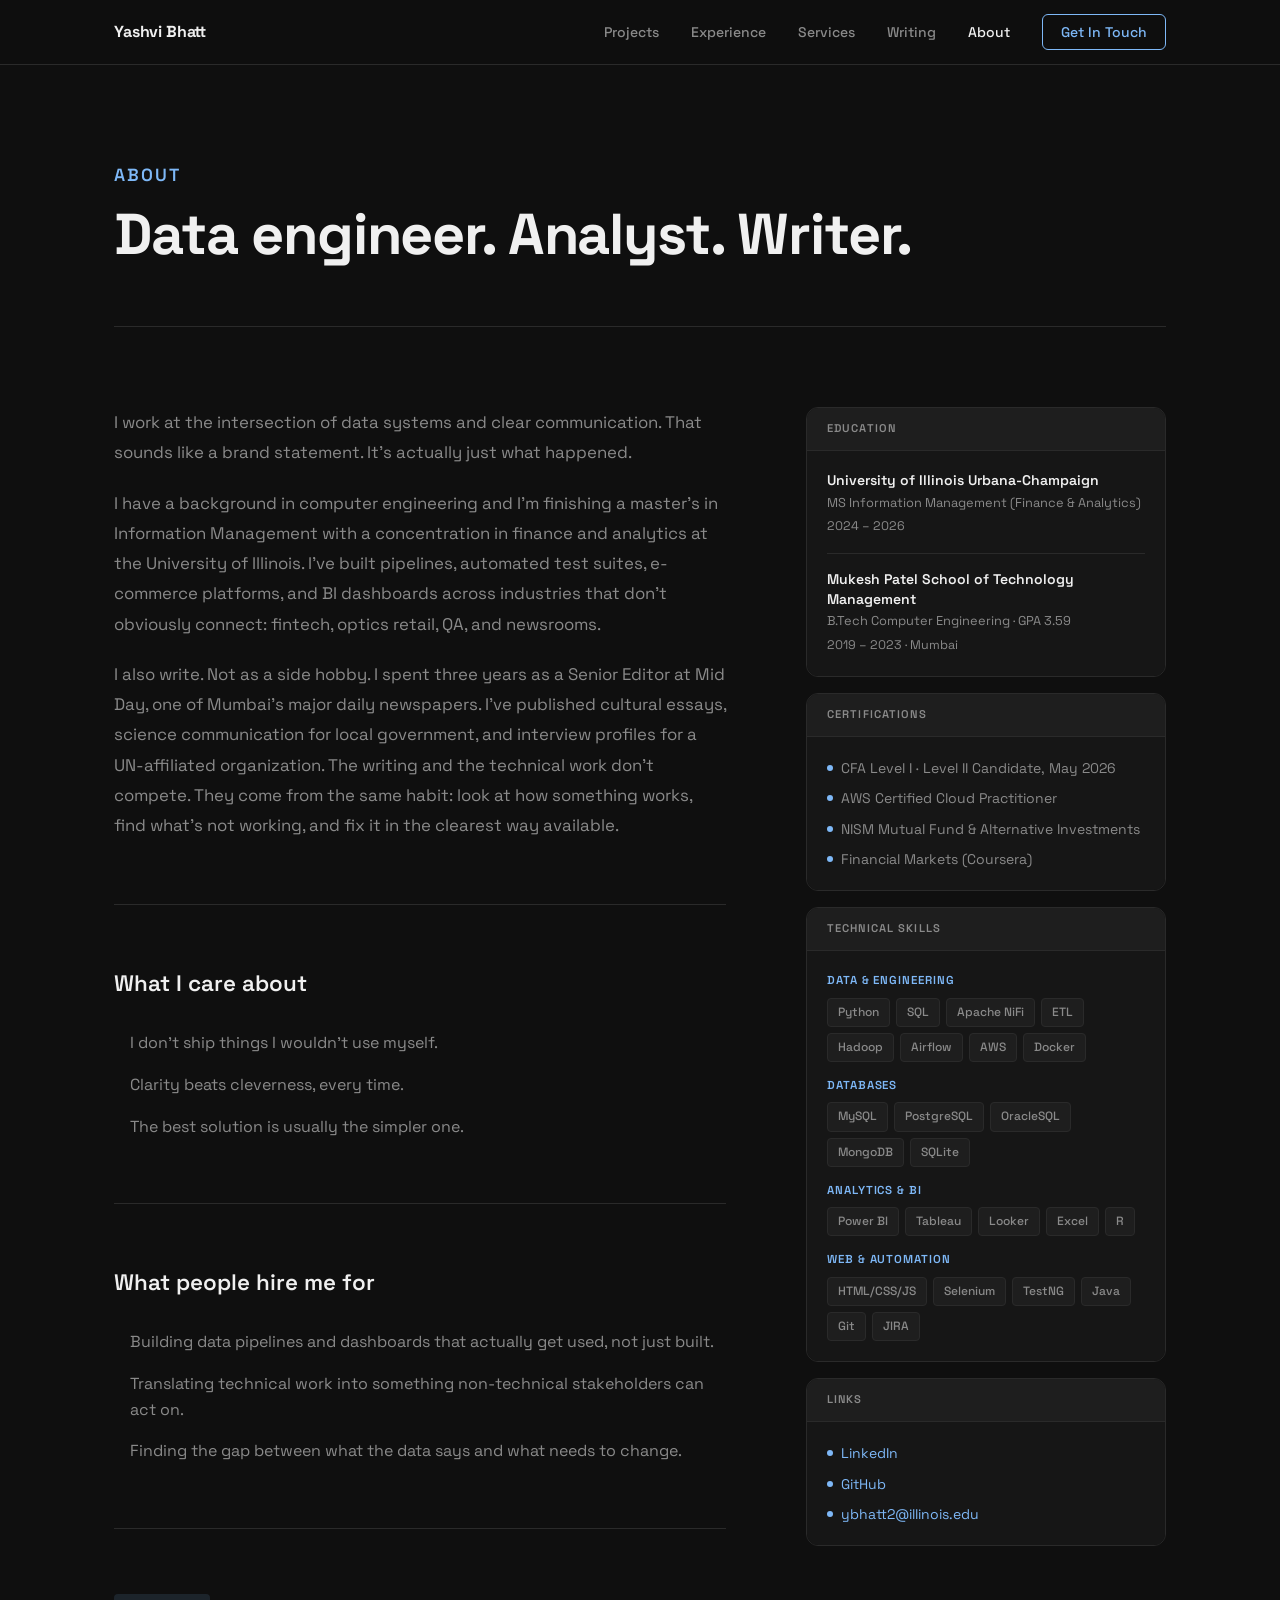
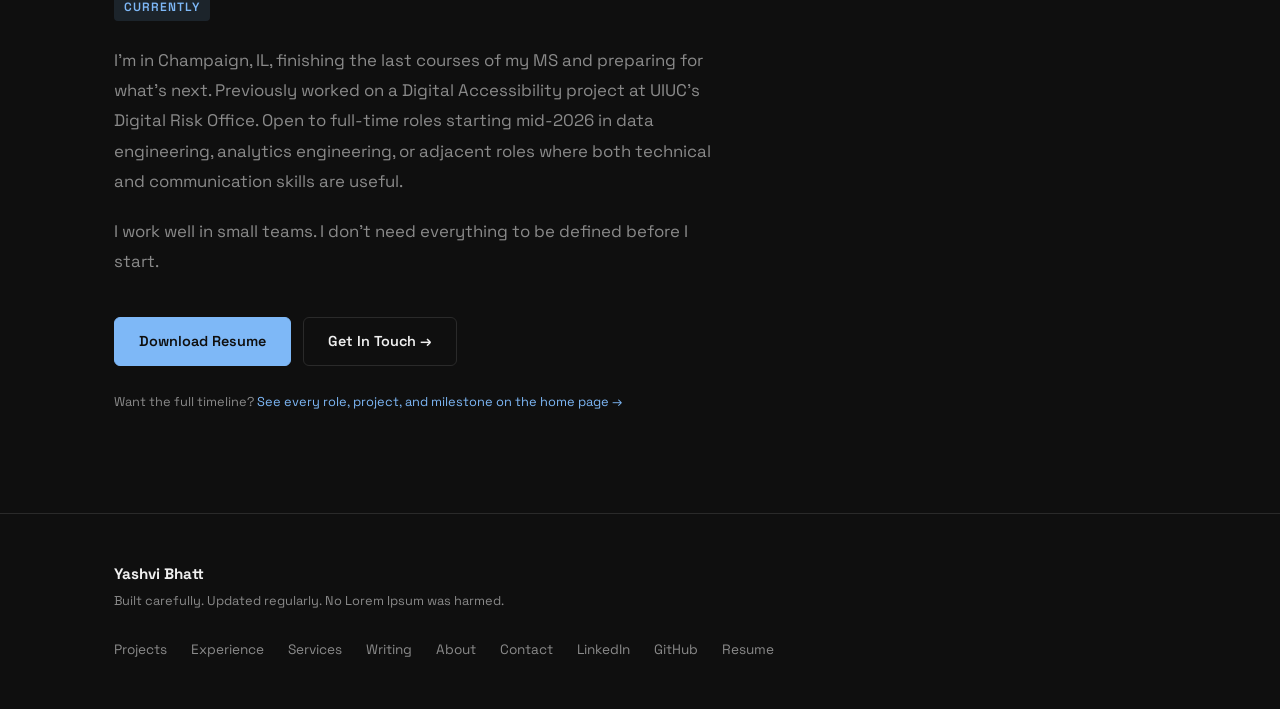
<file: about.html>
<!DOCTYPE html>
<html lang="en">
<head>
  <meta charset="UTF-8" />
  <meta name="viewport" content="width=device-width, initial-scale=1.0" />
  <title>About — Yashvi Bhatt</title>
  <meta name="description" content="MS Information Management, UIUC. Data engineer with a background in computer engineering, financial analytics, and editorial writing." />
  <link rel="preconnect" href="https://fonts.googleapis.com" />
  <link rel="preconnect" href="https://fonts.gstatic.com" crossorigin />
  <link href="https://fonts.googleapis.com/css2?family=Space+Grotesk:wght@400;500;600;700&display=swap" rel="stylesheet" />
  <link rel="stylesheet" href="css/style.css" />
  <style>
    /* ── about page styles ── */
    .tl-filters {
      display: flex;
      gap: 8px;
      margin-bottom: 48px;
      flex-wrap: wrap;
    }
    .tl-filter {
      background: none;
      border: 1px solid var(--border);
      color: var(--text-muted);
      font-size: 0.7rem;
      padding: 5px 16px;
      border-radius: 4px;
      cursor: pointer;
      font-family: inherit;
      letter-spacing: 0.08em;
      text-transform: uppercase;
      transition: all 0.15s;
    }
    .tl-filter:hover, .tl-filter.active {
      border-color: var(--accent);
      color: var(--accent);
      background: var(--accent-dim);
    }

    /* Scroll hint — desktop only (horizontal layout) */
    .tl-scroll-hint {
      font-size: 0.68rem;
      letter-spacing: 0.08em;
      text-transform: uppercase;
      color: var(--text-muted);
      opacity: 0.5;
      margin-bottom: 20px;
      display: block;
    }
    @media (max-width: 768px) { .tl-scroll-hint { display: none; } }

    /* ── Horizontal scroll track ── */
    #tl-wrap {
      display: flex;
      flex-direction: row;
      align-items: flex-start;
      overflow-x: auto;
      overflow-y: visible;
      position: relative;
      padding-bottom: 40px;
      scrollbar-width: thin;
      scrollbar-color: var(--border) transparent;
    }
    #tl-wrap::-webkit-scrollbar { height: 4px; }
    #tl-wrap::-webkit-scrollbar-track { background: transparent; }
    #tl-wrap::-webkit-scrollbar-thumb { background: var(--border); border-radius: 2px; }

    /* Horizontal timeline line — sits at 20px from top (center of dot) */
    #tl-wrap::before {
      content: '';
      position: absolute;
      top: 20px;
      left: 0;
      right: 0;
      height: 1px;
      background: var(--border);
      z-index: 0;
      pointer-events: none;
    }

    /* ── Year column ── */
    .tl-year-group {
      display: flex;
      flex-direction: column;
      align-items: flex-start;
      min-width: 240px;
      max-width: 280px;
      flex-shrink: 0;
      padding-right: 20px;
      margin-bottom: 0;
    }
    .tl-year-left {
      width: auto;
      padding: 0;
      text-align: left;
      display: flex;
      flex-direction: column;
      align-items: flex-start;
      margin-bottom: 20px;
    }

    /* Year dot — margin-top: 15px → center at 15+5=20px → aligns with track line */
    .tl-year-left::before {
      content: '';
      display: block;
      width: 10px;
      height: 10px;
      border-radius: 50%;
      background: var(--accent);
      margin-top: 15px;
      margin-bottom: 10px;
      position: relative;
      z-index: 1;
      box-shadow: 0 0 0 3px var(--bg);
    }
    .tl-year-num {
      font-size: 0.68rem;
      font-weight: 700;
      letter-spacing: 0.1em;
      color: var(--accent);
      text-transform: uppercase;
      line-height: 1;
      display: block;
    }
    .tl-year-right {
      flex: 1;
      border-left: none;
      padding-left: 0;
      margin-left: 0;
      padding-bottom: 0;
      width: 100%;
    }

    /* ── Entry ── */
    .tl-entry {
      position: relative;
      margin-bottom: 8px;
    }
    /* Hide old left-side dot in horizontal mode */
    .tl-entry::before { display: none; }

    /* Card */
    .tl-card {
      background: var(--bg-2);
      border: 1px solid var(--border);
      border-radius: 6px;
      padding: 12px 14px;
      cursor: pointer;
      transition: border-color 0.2s, background 0.2s;
      user-select: none;
    }
    .tl-card:hover { border-color: var(--accent); background: var(--bg-3); }
    .tl-entry[data-type="work"] .tl-card { border-left: 2px solid var(--accent); }
    .tl-entry[data-type="edu"] .tl-card   { border-left: 2px solid #7A9E7E; }
    .tl-entry[data-type="campus"] .tl-card { border-left: 2px solid #8BB8D0; }

    .tl-card-top {
      display: flex;
      align-items: flex-start;
      justify-content: space-between;
      gap: 8px;
    }
    .tl-card-title {
      font-size: 0.85rem;
      font-weight: 600;
      color: var(--text);
      margin: 0;
      line-height: 1.3;
    }
    .tl-entry[data-type="work"] .tl-card-title { font-size: 0.9rem; }
    .tl-entry[data-type="project"] .tl-card-title { font-size: 0.8rem; }
    .tl-entry[data-type="edu"] .tl-card-title { font-size: 0.82rem; }

    .tl-card-org {
      font-size: 0.7rem;
      color: var(--text-muted);
      margin: 3px 0 0;
      line-height: 1.4;
    }
    .tl-card-right {
      display: flex;
      flex-direction: column;
      align-items: flex-end;
      gap: 5px;
      flex-shrink: 0;
    }
    .tl-card-dates {
      font-size: 0.62rem;
      color: var(--text-muted);
      letter-spacing: 0.04em;
      white-space: nowrap;
    }
    .tl-badge {
      font-size: 0.55rem;
      font-weight: 600;
      letter-spacing: 0.09em;
      text-transform: uppercase;
      padding: 2px 6px;
      border-radius: 3px;
      white-space: nowrap;
    }
    .tl-badge.work    { color: var(--accent);     background: var(--accent-dim); }
    .tl-badge.campus  { color: #8BB8D0;           background: rgba(139,184,208,0.1); }
    .tl-badge.project { color: var(--text-muted); background: var(--bg-3); }
    .tl-badge.edu     { color: #7A9E7E;           background: rgba(122,158,126,0.1); }

    /* Expandable body */
    .tl-body {
      max-height: 0;
      overflow: hidden;
      opacity: 0;
      transition: max-height 0.35s ease, opacity 0.25s ease;
    }
    .tl-entry.tl-open .tl-body { max-height: 400px; opacity: 1; }
    .tl-body-inner {
      margin-top: 10px;
      padding-top: 10px;
      border-top: 1px solid var(--border);
    }
    .tl-body-inner ul { list-style: none; padding: 0; margin: 0; }
    .tl-body-inner li {
      font-size: 0.78rem;
      color: var(--text-muted);
      line-height: 1.6;
      padding-left: 14px;
      position: relative;
      margin-bottom: 4px;
    }
    .tl-body-inner li::before {
      content: '—';
      position: absolute;
      left: 0;
      color: var(--accent);
      font-size: 0.68rem;
      line-height: 1.9;
    }

    /* Filter states */
    .tl-entry.tl-hidden { display: none; }
    .tl-year-group.tl-all-hidden { display: none; }

    /* Chevron */
    .tl-chevron {
      font-size: 0.55rem;
      color: var(--text-muted);
      transition: transform 0.25s;
      margin-top: 2px;
    }
    .tl-entry.tl-open .tl-chevron { transform: rotate(180deg); }

    /* ── Mobile: revert to vertical ── */
    @media (max-width: 768px) {
      #tl-wrap {
        display: block;
        overflow-x: visible;
      }
      #tl-wrap::before { display: none; }
      .tl-year-group {
        display: flex;
        flex-direction: row;
        max-width: none;
        min-width: auto;
        padding-right: 0;
        margin-bottom: 8px;
      }
      .tl-year-left {
        width: 52px;
        flex-shrink: 0;
        padding-top: 13px;
        text-align: right;
        align-items: flex-end;
        margin-bottom: 0;
      }
      .tl-year-left::before { display: none; }
      .tl-year-right {
        flex: 1;
        border-left: 1px solid var(--border);
        padding-left: 20px;
        padding-bottom: 20px;
        margin-left: 14px;
      }
      .tl-entry { margin-bottom: 10px; }
      .tl-entry::before {
        display: block;
        content: '';
        position: absolute;
        left: -28px;
        top: 14px;
        width: 8px;
        height: 8px;
        border-radius: 50%;
        background: var(--bg-3);
        border: 2px solid var(--bg);
        z-index: 1;
      }
      .tl-entry[data-type="work"]::before   { background: var(--accent); }
      .tl-entry[data-type="campus"]::before { background: #8BB8D0; }
      .tl-entry[data-type="project"]::before{ background: #555; }
      .tl-entry[data-type="edu"]::before    { background: #7A9E7E; }
      .tl-card-right { display: none; }
    }
  </style>
</head>
<body>

  <!-- NAV -->
  <nav>
    <div class="nav-inner">
      <a href="index.html" class="nav-logo">Yashvi Bhatt</a>
      <ul class="nav-links" id="navLinks">
        <li><a href="work.html">Projects</a></li>
        <li><a href="experience.html">Experience</a></li>
        <li><a href="services.html">Services</a></li>
        <li><a href="writing.html">Writing</a></li>
        <li><a href="about.html" class="active">About</a></li>
        <li><a href="contact.html" class="nav-cta">Get In Touch</a></li>
      </ul>
      <button class="nav-toggle" id="navToggle" aria-label="Toggle navigation">
        <span></span><span></span><span></span>
      </button>
    </div>
  </nav>

  <!-- PAGE HEADER -->
  <div class="container">
    <div class="page-header">
      <p class="eyebrow">About</p>
      <h1>Data engineer. Analyst. Writer.</h1>
    </div>
  </div>

  <!-- ABOUT BODY -->
  <div class="container">
    <div class="about-bio">

      <!-- LEFT: Bio -->
      <div class="about-body text-full">
        <p>I work at the intersection of data systems and clear communication. That sounds like a brand statement. It&rsquo;s actually just what happened.</p>

        <p>I have a background in computer engineering and I&rsquo;m finishing a master&rsquo;s in Information Management with a concentration in finance and analytics at the University of Illinois. I&rsquo;ve built pipelines, automated test suites, e-commerce platforms, and BI dashboards across industries that don&rsquo;t obviously connect: fintech, optics retail, QA, and newsrooms.</p>

        <p>I also write. Not as a side hobby. I spent three years as a Senior Editor at Mid Day, one of Mumbai&rsquo;s major daily newspapers. I&rsquo;ve published cultural essays, science communication for local government, and interview profiles for a UN-affiliated organization. The writing and the technical work don&rsquo;t compete. They come from the same habit: look at how something works, find what&rsquo;s not working, and fix it in the clearest way available.</p>

        <hr class="divider" />

        <h3 style="margin-bottom:24px;">What I care about</h3>
        <ul class="values-list">
          <li><span>I don&rsquo;t ship things I wouldn&rsquo;t use myself.</span></li>
          <li><span>Clarity beats cleverness, every time.</span></li>
          <li><span>The best solution is usually the simpler one.</span></li>
        </ul>

        <hr class="divider" />

        <h3 style="margin-bottom:24px;">What people hire me for</h3>
        <ul class="values-list">
          <li><span>Building data pipelines and dashboards that actually get used, not just built.</span></li>
          <li><span>Translating technical work into something non-technical stakeholders can act on.</span></li>
          <li><span>Finding the gap between what the data says and what needs to change.</span></li>
        </ul>

        <hr class="divider" />

        <div>
          <span class="currently-tag">Currently</span>
          <p style="margin-top:12px; max-width:100%;">I&rsquo;m in Champaign, IL, finishing the last courses of my MS and preparing for what&rsquo;s next. Previously worked on a Digital Accessibility project at UIUC&rsquo;s Digital Risk Office. Open to full-time roles starting mid-2026 in data engineering, analytics engineering, or adjacent roles where both technical and communication skills are useful.</p>
          <p style="max-width:100%;">I work well in small teams. I don&rsquo;t need everything to be defined before I start.</p>
        </div>

        <div class="btn-group" style="margin-top: 40px;">
          <a href="assets/documents/resume.pdf" target="_blank" class="btn btn-primary">Download Resume</a>
          <a href="contact.html" class="btn btn-ghost">Get In Touch &rarr;</a>
        </div>
        <p style="margin-top:24px; font-size:0.8rem; color:var(--text-muted);">Want the full timeline? <a href="index.html#timeline" style="color:var(--accent);">See every role, project, and milestone on the home page &rarr;</a></p>
      </div>

      <!-- RIGHT: Sidebar -->
      <div class="about-sidebar">

        <div class="sidebar-block">
          <div class="sidebar-block-header">Education</div>
          <div class="sidebar-block-body">
            <div class="edu-item">
              <h4>University of Illinois Urbana-Champaign</h4>
              <p>MS Information Management (Finance &amp; Analytics)</p>
              <p style="margin-top:4px; color: var(--text-muted); font-size:0.78rem;">2024 &ndash; 2026</p>
            </div>
            <div class="edu-item">
              <h4>Mukesh Patel School of Technology Management</h4>
              <p>B.Tech Computer Engineering &middot; GPA 3.59</p>
              <p style="margin-top:4px; color: var(--text-muted); font-size:0.78rem;">2019 &ndash; 2023 &middot; Mumbai</p>
            </div>
          </div>
        </div>

        <div class="sidebar-block">
          <div class="sidebar-block-header">Certifications</div>
          <div class="sidebar-block-body">
            <ul class="cert-list">
              <li>CFA Level I &middot; Level II Candidate, May 2026</li>
              <li>AWS Certified Cloud Practitioner</li>
              <li>NISM Mutual Fund &amp; Alternative Investments</li>
              <li>Financial Markets (Coursera)</li>
            </ul>
          </div>
        </div>

        <div class="sidebar-block">
          <div class="sidebar-block-header">Technical Skills</div>
          <div class="sidebar-block-body">
            <div style="margin-bottom:14px;">
              <p style="font-size:0.72rem; font-weight:600; color:var(--accent); letter-spacing:0.08em; text-transform:uppercase; margin-bottom:8px; max-width:100%;">Data &amp; Engineering</p>
              <div class="skill-tags">
                <span class="skill-tag">Python</span>
                <span class="skill-tag">SQL</span>
                <span class="skill-tag">Apache NiFi</span>
                <span class="skill-tag">ETL</span>
                <span class="skill-tag">Hadoop</span>
                <span class="skill-tag">Airflow</span>
                <span class="skill-tag">AWS</span>
                <span class="skill-tag">Docker</span>
              </div>
            </div>
            <div style="margin-bottom:14px;">
              <p style="font-size:0.72rem; font-weight:600; color:var(--accent); letter-spacing:0.08em; text-transform:uppercase; margin-bottom:8px; max-width:100%;">Databases</p>
              <div class="skill-tags">
                <span class="skill-tag">MySQL</span>
                <span class="skill-tag">PostgreSQL</span>
                <span class="skill-tag">OracleSQL</span>
                <span class="skill-tag">MongoDB</span>
                <span class="skill-tag">SQLite</span>
              </div>
            </div>
            <div style="margin-bottom:14px;">
              <p style="font-size:0.72rem; font-weight:600; color:var(--accent); letter-spacing:0.08em; text-transform:uppercase; margin-bottom:8px; max-width:100%;">Analytics &amp; BI</p>
              <div class="skill-tags">
                <span class="skill-tag">Power BI</span>
                <span class="skill-tag">Tableau</span>
                <span class="skill-tag">Looker</span>
                <span class="skill-tag">Excel</span>
                <span class="skill-tag">R</span>
              </div>
            </div>
            <div>
              <p style="font-size:0.72rem; font-weight:600; color:var(--accent); letter-spacing:0.08em; text-transform:uppercase; margin-bottom:8px; max-width:100%;">Web &amp; Automation</p>
              <div class="skill-tags">
                <span class="skill-tag">HTML/CSS/JS</span>
                <span class="skill-tag">Selenium</span>
                <span class="skill-tag">TestNG</span>
                <span class="skill-tag">Java</span>
                <span class="skill-tag">Git</span>
                <span class="skill-tag">JIRA</span>
              </div>
            </div>
          </div>
        </div>

        <div class="sidebar-block">
          <div class="sidebar-block-header">Links</div>
          <div class="sidebar-block-body">
            <ul class="cert-list">
              <li><a href="https://linkedin.com/in/yashvi-bhatt" target="_blank" rel="noopener">LinkedIn</a></li>
              <li><a href="https://github.com/yashvibhatt" target="_blank" rel="noopener">GitHub</a></li>
              <li><a href="mailto:ybhatt2@illinois.edu">ybhatt2@illinois.edu</a></li>
            </ul>
          </div>
        </div>

      </div><!-- /.about-sidebar -->
    </div><!-- /.about-bio -->
  </div><!-- /.container -->

  <!-- FOOTER -->
  <footer>
    <div class="footer-inner">
      <div class="footer-left">
        <div class="footer-name">Yashvi Bhatt</div>
        <p class="footer-tagline">Built carefully. Updated regularly. No Lorem Ipsum was harmed.</p>
      </div>
      <ul class="footer-links">
        <li><a href="work.html">Projects</a></li>
        <li><a href="experience.html">Experience</a></li>
        <li><a href="services.html">Services</a></li>
        <li><a href="writing.html">Writing</a></li>
        <li><a href="about.html">About</a></li>
        <li><a href="contact.html">Contact</a></li>
        <li><a href="https://linkedin.com/in/yashvi-bhatt" target="_blank" rel="noopener">LinkedIn</a></li>
        <li><a href="https://github.com/yashvibhatt" target="_blank" rel="noopener">GitHub</a></li>
        <li><a href="assets/documents/resume.pdf" target="_blank">Resume</a></li>
      </ul>
    </div>
  </footer>

  <script src="js/main.js"></script>
  <script>
  (function () {
    // Timeline moved to index.html — nothing to render here
    var wrap = document.getElementById('tl-wrap');
    if (!wrap) return;
    var entries = [
      // ── 2025 ──
      { year: 2025, type: 'project', title: 'Market Returns Around VIX Peaks', org: 'Python · Event Study · Finance', dates: '2025', bullets: ['~40 VIX peaks analyzed (2016–present)', 'S&P 500: −0.24%/day pre-peak → +0.19%/day post-peak', 'Energy and Financials led post-peak sector recovery'] },
      { year: 2025, type: 'project', title: 'Corporate Credit Rating Prediction', org: 'Python · scikit-learn · Machine Learning', dates: '2025', bullets: ['78.6% binary classification accuracy (Investment vs. Speculative)', 'Cross-validated on 1,700 corporate observations with RepeatedStratifiedKFold', '4 algorithms benchmarked: Random Forest, AdaBoost, Logistic Regression, Voting Ensemble'] },
      { year: 2025, type: 'project', title: 'Asian Option Pricing with Neural Networks', org: 'PyTorch · Quantitative Finance', dates: '2025', bullets: ['5 neural architectures compared: LSTM, Transformer, MLP, RNN, CNN', 'Monte Carlo simulation baseline for benchmarking', 'Deep learning applied to path-dependent derivative pricing'] },

      // ── 2024 ──
      { year: 2024, type: 'edu', title: 'Started MS Information Management', org: 'University of Illinois Urbana-Champaign · Finance & Analytics', dates: 'Aug 2024', bullets: ['Concentration in finance and analytics', 'Graduate coursework in financial modeling, data systems, and statistics'] },
      { year: 2024, type: 'project', title: 'Automated Financial Data Pipeline', org: 'Python · MySQL · ETL', dates: '2024', bullets: ['Multi-source ETL: two CSV feeds + simulated FX-rate API', '12-step deterministic cleaning process with 8 DQ checks per run', '35 pytest tests across extract, transform, and validate layers'] },
      { year: 2024, type: 'project', title: 'Ford Stock Return Prediction', org: 'R · Statistical Modeling · Time-Series', dates: '2024', bullets: ['4 regression models compared: OLS, Stepwise AIC, Mallows\' Cp, CAPM', '263 monthly observations (Jan 2004–Nov 2025)', 'VIF diagnostics and robust HC standard errors applied'] },
      { year: 2024, type: 'project', title: 'Wildfire Hotspot & Risk Zone Analysis', org: 'R · Geospatial Analysis · Data Analysis', dates: '2024', bullets: ['4 research questions on wildfire spatial distribution and risk', 'Spatial autocorrelation analysis of fire incidents', 'Findings framed for policy-relevant interpretation'] },

      // ── 2023 ──
      { year: 2023, type: 'edu', title: 'Graduated B.Tech Computer Engineering', org: 'Mukesh Patel School of Technology Management · Mumbai', dates: 'May 2023', bullets: ['GPA 3.59', 'Graduated with honours from a NMIMS university institution'] },
      { year: 2023, type: 'project', title: 'E-Concessionaire OCR System', org: 'Python · OCR · Database Authentication', dates: '2022–2023', bullets: ['Built under contract for Indian Railways', 'Processing time reduced from 15 days → 2 days (87% improvement)', 'Encrypted document verification with full audit trail'] },

      // ── 2019 ──
      { year: 2019, type: 'edu', title: 'Started B.Tech Computer Engineering', org: 'Mukesh Patel School of Technology Management · Mumbai', dates: 'Aug 2019', bullets: ['Began undergraduate degree in Computer Engineering', 'Foundation in software development, algorithms, and systems'] },
    ];

    var wrap = document.getElementById('tl-wrap');
    if (!wrap) return;

    // Group entries by year (descending)
    var yearMap = {};
    entries.forEach(function (e) {
      if (!yearMap[e.year]) yearMap[e.year] = [];
      yearMap[e.year].push(e);
    });
    var years = Object.keys(yearMap).map(Number).sort(function (a, b) { return b - a; });

    var html = '';
    years.forEach(function (year) {
      html += '<div class="tl-year-group" data-year="' + year + '">';
      html += '<div class="tl-year-left"><span class="tl-year-num">' + year + '</span></div>';
      html += '<div class="tl-year-right">';
      yearMap[year].forEach(function (e) {
        html += '<div class="tl-entry" data-type="' + e.type + '">';
        html += '<div class="tl-card">';
        html += '<div class="tl-card-top">';
        html += '<div>';
        html += '<p class="tl-card-title">' + e.title + '</p>';
        html += '<p class="tl-card-org">' + e.org + '</p>';
        html += '</div>';
        html += '<div class="tl-card-right">';
        html += '<span class="tl-card-dates">' + e.dates + '</span>';
        html += '<span class="tl-badge ' + e.type + '">' + e.type + '</span>';
        html += '<span class="tl-chevron">▼</span>';
        html += '</div>';
        html += '</div>';
        html += '<div class="tl-body"><div class="tl-body-inner"><ul>';
        e.bullets.forEach(function (b) { html += '<li>' + b + '</li>'; });
        html += '</ul></div></div>';
        html += '</div></div>';
      });
      html += '</div>';
      html += '</div>';
    });
    wrap.innerHTML = html;

    // Toggle expand/collapse on card click
    wrap.addEventListener('click', function (e) {
      var card = e.target.closest('.tl-card');
      if (!card) return;
      card.closest('.tl-entry').classList.toggle('tl-open');
    });

    // Category filter
    document.querySelectorAll('.tl-filter').forEach(function (btn) {
      btn.addEventListener('click', function () {
        document.querySelectorAll('.tl-filter').forEach(function (b) { b.classList.remove('active'); });
        btn.classList.add('active');
        var f = btn.dataset.filter;
        document.querySelectorAll('.tl-entry').forEach(function (el) {
          el.classList.toggle('tl-hidden', f !== 'all' && el.dataset.type !== f);
        });
        document.querySelectorAll('.tl-year-group').forEach(function (g) {
          var visible = g.querySelectorAll('.tl-entry:not(.tl-hidden)').length;
          g.classList.toggle('tl-all-hidden', visible === 0);
        });
      });
    });
  })();
  </script>
</body>
</html>
</file>
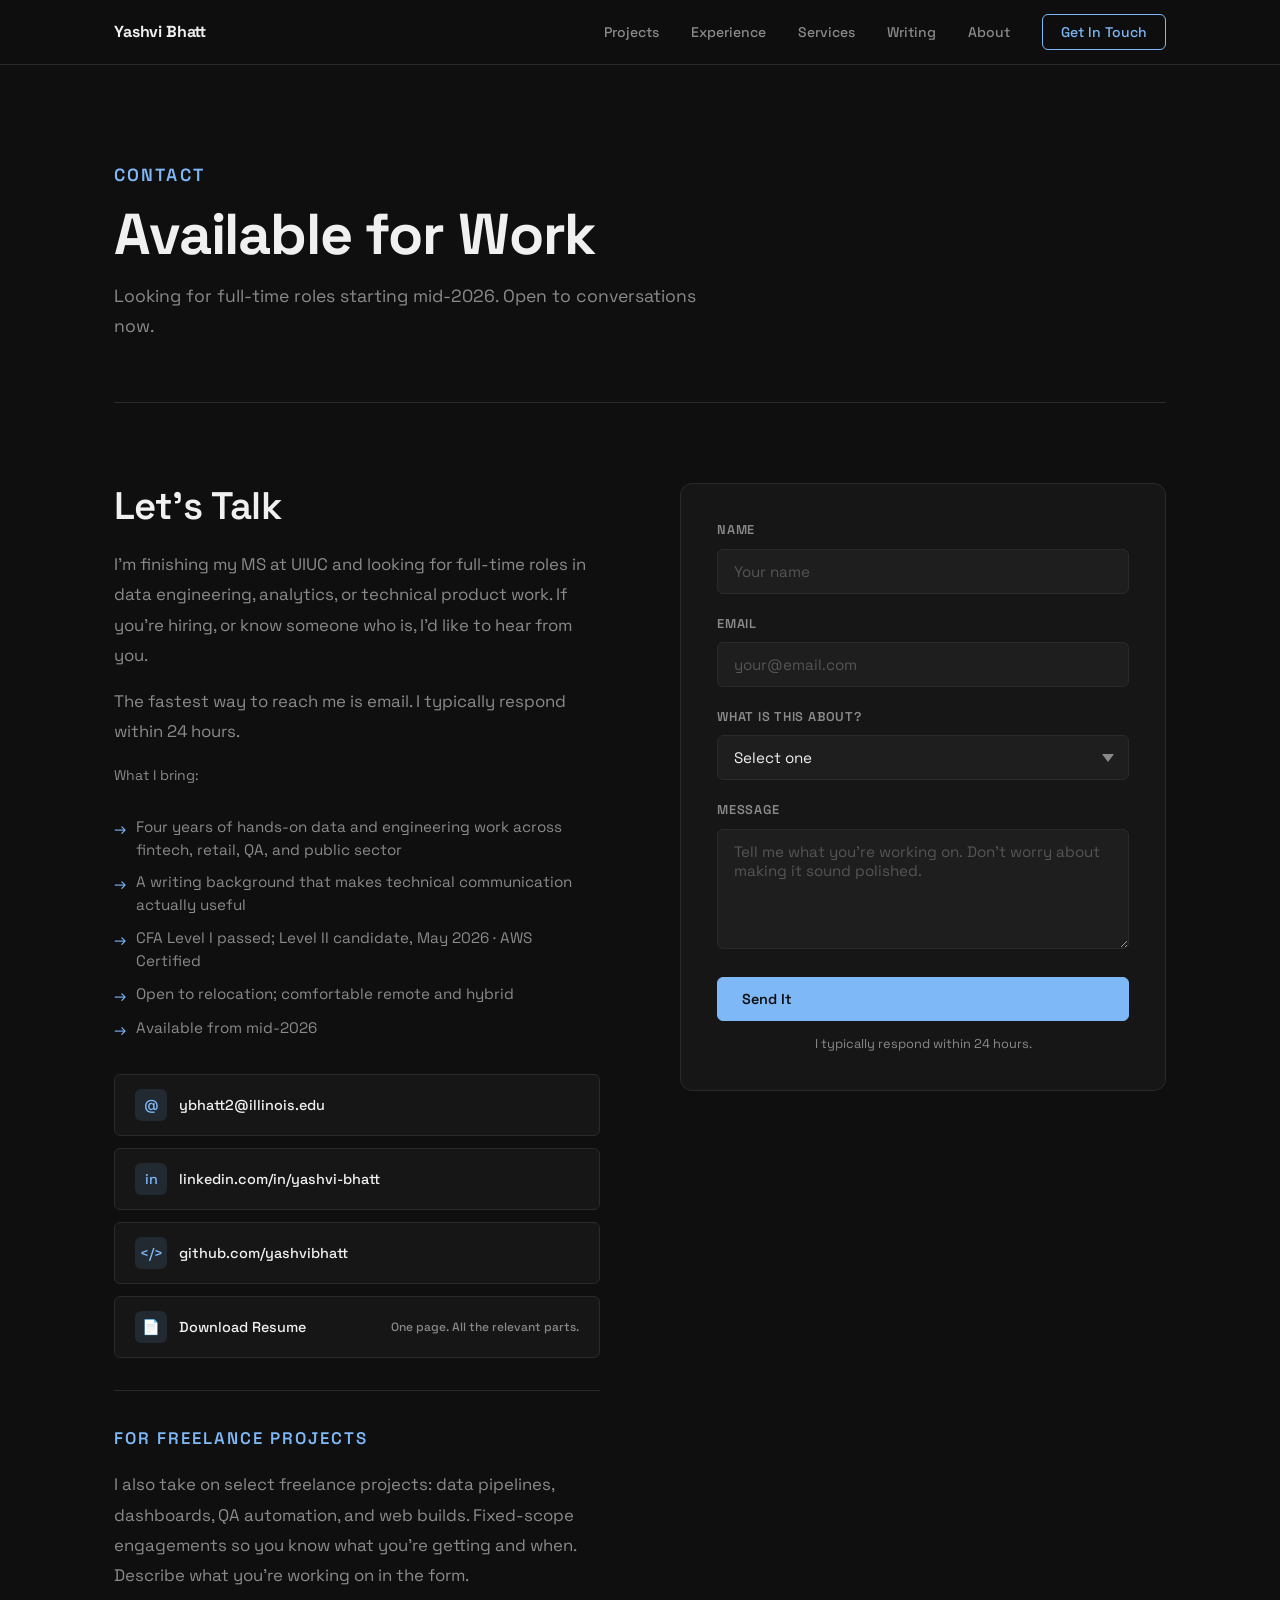
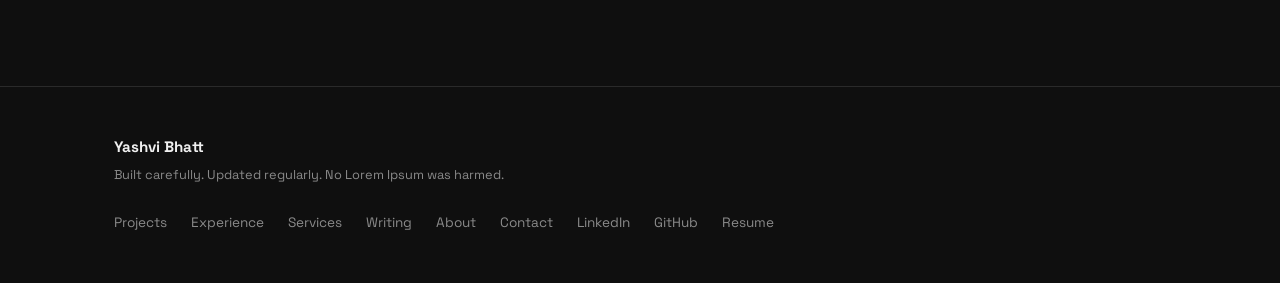
<file: contact.html>
<!DOCTYPE html>
<html lang="en">
<head>
  <meta charset="UTF-8" />
  <meta name="viewport" content="width=device-width, initial-scale=1.0" />
  <title>Contact — Yashvi Bhatt</title>
  <meta name="description" content="Available for full-time roles starting mid-2026. Open to conversations in data engineering, analytics, and technical product work." />
  <link rel="preconnect" href="https://fonts.googleapis.com" />
  <link rel="preconnect" href="https://fonts.gstatic.com" crossorigin />
  <link href="https://fonts.googleapis.com/css2?family=Space+Grotesk:wght@400;500;600;700&display=swap" rel="stylesheet" />
  <link rel="stylesheet" href="css/style.css" />
</head>
<body>

  <!-- NAV -->
  <nav>
    <div class="nav-inner">
      <a href="index.html" class="nav-logo">Yashvi Bhatt</a>
      <ul class="nav-links" id="navLinks">
        <li><a href="work.html">Projects</a></li>
        <li><a href="experience.html">Experience</a></li>
        <li><a href="services.html">Services</a></li>
        <li><a href="writing.html">Writing</a></li>
        <li><a href="about.html">About</a></li>
        <li><a href="contact.html" class="nav-cta active">Get In Touch</a></li>
      </ul>
      <button class="nav-toggle" id="navToggle" aria-label="Toggle navigation">
        <span></span><span></span><span></span>
      </button>
    </div>
  </nav>

  <!-- PAGE HEADER -->
  <div class="container">
    <div class="page-header">
      <p class="eyebrow">Contact</p>
      <h1>Available for Work</h1>
      <p>Looking for full-time roles starting mid-2026. Open to conversations now.</p>
    </div>
  </div>

  <!-- CONTACT LAYOUT -->
  <div class="container">
    <div class="contact-layout">

      <!-- LEFT: Info -->
      <div class="contact-intro">
        <h2>Let&rsquo;s Talk</h2>
        <p>I&rsquo;m finishing my MS at UIUC and looking for full-time roles in data engineering, analytics, or technical product work. If you&rsquo;re hiring, or know someone who is, I&rsquo;d like to hear from you.</p>

        <p>The fastest way to reach me is email. I typically respond within 24 hours.</p>

        <p style="font-size:0.875rem; max-width:100%; margin-top:0;">What I bring:</p>
        <ul class="contact-list">
          <li>Four years of hands-on data and engineering work across fintech, retail, QA, and public sector</li>
          <li>A writing background that makes technical communication actually useful</li>
          <li>CFA Level I passed; Level II candidate, May 2026 &middot; AWS Certified</li>
          <li>Open to relocation; comfortable remote and hybrid</li>
          <li>Available from mid-2026</li>
        </ul>

        <div class="contact-links">
          <a href="mailto:ybhatt2@illinois.edu" class="contact-link-row">
            <span class="contact-link-icon">@</span>
            ybhatt2@illinois.edu
          </a>
          <a href="https://linkedin.com/in/yashvi-bhatt" target="_blank" rel="noopener" class="contact-link-row">
            <span class="contact-link-icon">in</span>
            linkedin.com/in/yashvi-bhatt
          </a>
          <a href="https://github.com/yashvibhatt" target="_blank" rel="noopener" class="contact-link-row">
            <span class="contact-link-icon">&lt;/&gt;</span>
            github.com/yashvibhatt
          </a>
          <a href="assets/documents/resume.pdf" target="_blank" class="contact-link-row">
            <span class="contact-link-icon">&#128196;</span>
            Download Resume
            <span style="font-size:0.75rem; color:var(--text-muted); margin-left:auto;">One page. All the relevant parts.</span>
          </a>
        </div>

        <hr style="border:none; border-top:1px solid var(--border); margin: 32px 0;" />

        <div>
          <p class="eyebrow mb-4">For freelance projects</p>
          <p style="max-width:100%;">I also take on select freelance projects: data pipelines, dashboards, QA automation, and web builds. Fixed-scope engagements so you know what you&rsquo;re getting and when. Describe what you&rsquo;re working on in the form.</p>
        </div>

      </div>

      <!-- RIGHT: Form -->
      <div>
        <div class="contact-form">
          <form id="contactForm" onsubmit="handleSubmit(event)">
            <div class="form-group">
              <label for="name">Name</label>
              <input type="text" id="name" name="name" placeholder="Your name" required autocomplete="name" />
            </div>

            <div class="form-group">
              <label for="email">Email</label>
              <input type="email" id="email" name="email" placeholder="your@email.com" required autocomplete="email" />
            </div>

            <div class="form-group">
              <label for="subject">What is this about?</label>
              <select id="subject" name="subject" required>
                <option value="" disabled selected>Select one</option>
                <option value="job">Job opportunity</option>
                <option value="freelance">Freelance project</option>
                <option value="hello">Just saying hello</option>
                <option value="other">Something else</option>
              </select>
            </div>

            <div class="form-group">
              <label for="message">Message</label>
              <textarea id="message" name="message" placeholder="Tell me what you&#8217;re working on. Don&#8217;t worry about making it sound polished." required></textarea>
            </div>

            <button type="submit" class="btn btn-primary form-submit">Send It</button>
            <p class="form-note">I typically respond within 24 hours.</p>
          </form>

          <!-- Success state (hidden by default) -->
          <div id="formSuccess" style="display:none; text-align:center; padding: 40px 20px;">
            <div style="font-size:2rem; margin-bottom:16px;">&#10003;</div>
            <h3 style="margin-bottom:8px;">Got it.</h3>
            <p style="margin:0 auto; text-align:center;">I&rsquo;ll be back to you within a day.</p>
          </div>
        </div>
      </div>

    </div><!-- /.contact-layout -->
  </div><!-- /.container -->

  <!-- FOOTER -->
  <footer>
    <div class="footer-inner">
      <div class="footer-left">
        <div class="footer-name">Yashvi Bhatt</div>
        <p class="footer-tagline">Built carefully. Updated regularly. No Lorem Ipsum was harmed.</p>
      </div>
      <ul class="footer-links">
        <li><a href="work.html">Projects</a></li>
        <li><a href="experience.html">Experience</a></li>
        <li><a href="services.html">Services</a></li>
        <li><a href="writing.html">Writing</a></li>
        <li><a href="about.html">About</a></li>
        <li><a href="contact.html">Contact</a></li>
        <li><a href="https://linkedin.com/in/yashvi-bhatt" target="_blank" rel="noopener">LinkedIn</a></li>
        <li><a href="https://github.com/yashvibhatt" target="_blank" rel="noopener">GitHub</a></li>
        <li><a href="assets/documents/resume.pdf" target="_blank">Resume</a></li>
      </ul>
    </div>
  </footer>

  <script src="js/main.js"></script>
  <script>
    function handleSubmit(e) {
      e.preventDefault();
      // In production: replace with your form service (Formspree, Netlify Forms, etc.)
      // For now, show the success state
      document.getElementById('contactForm').style.display = 'none';
      document.getElementById('formSuccess').style.display = 'block';
    }
  </script>
</body>
</html>
</file>
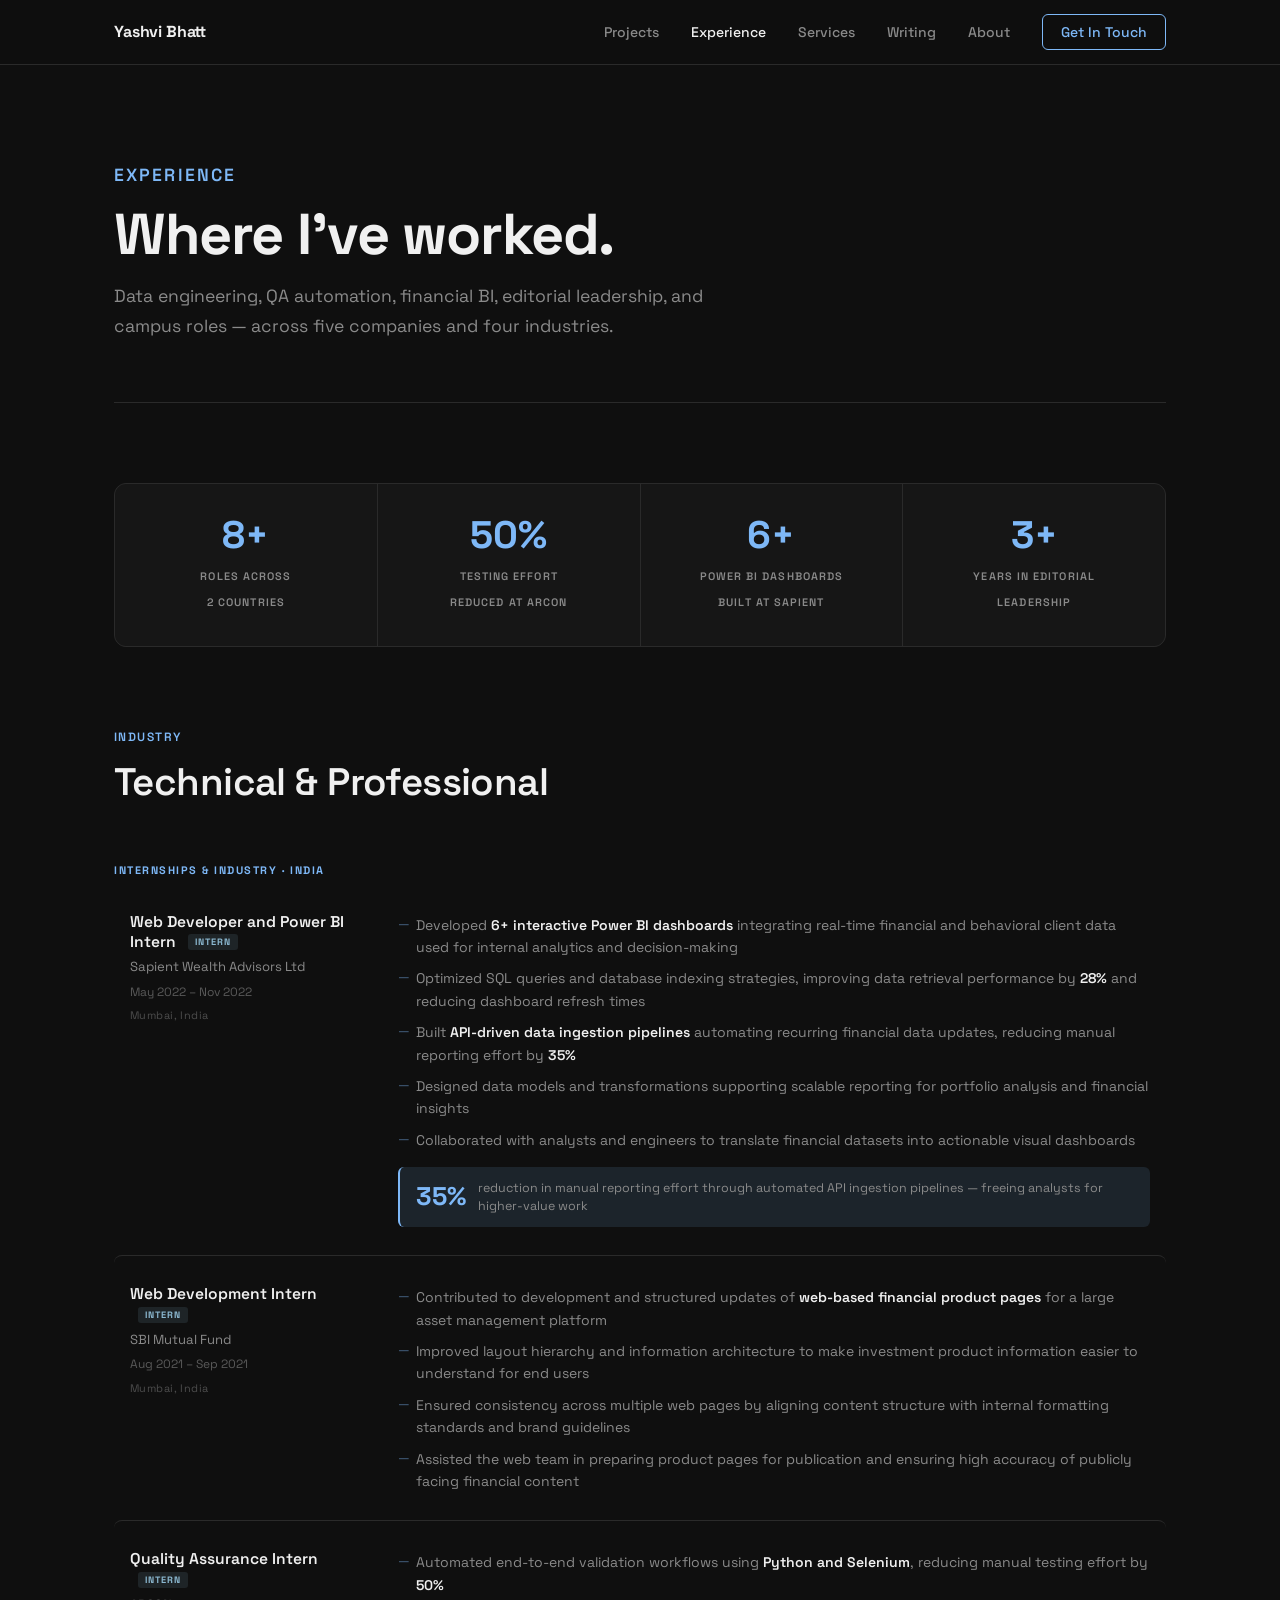
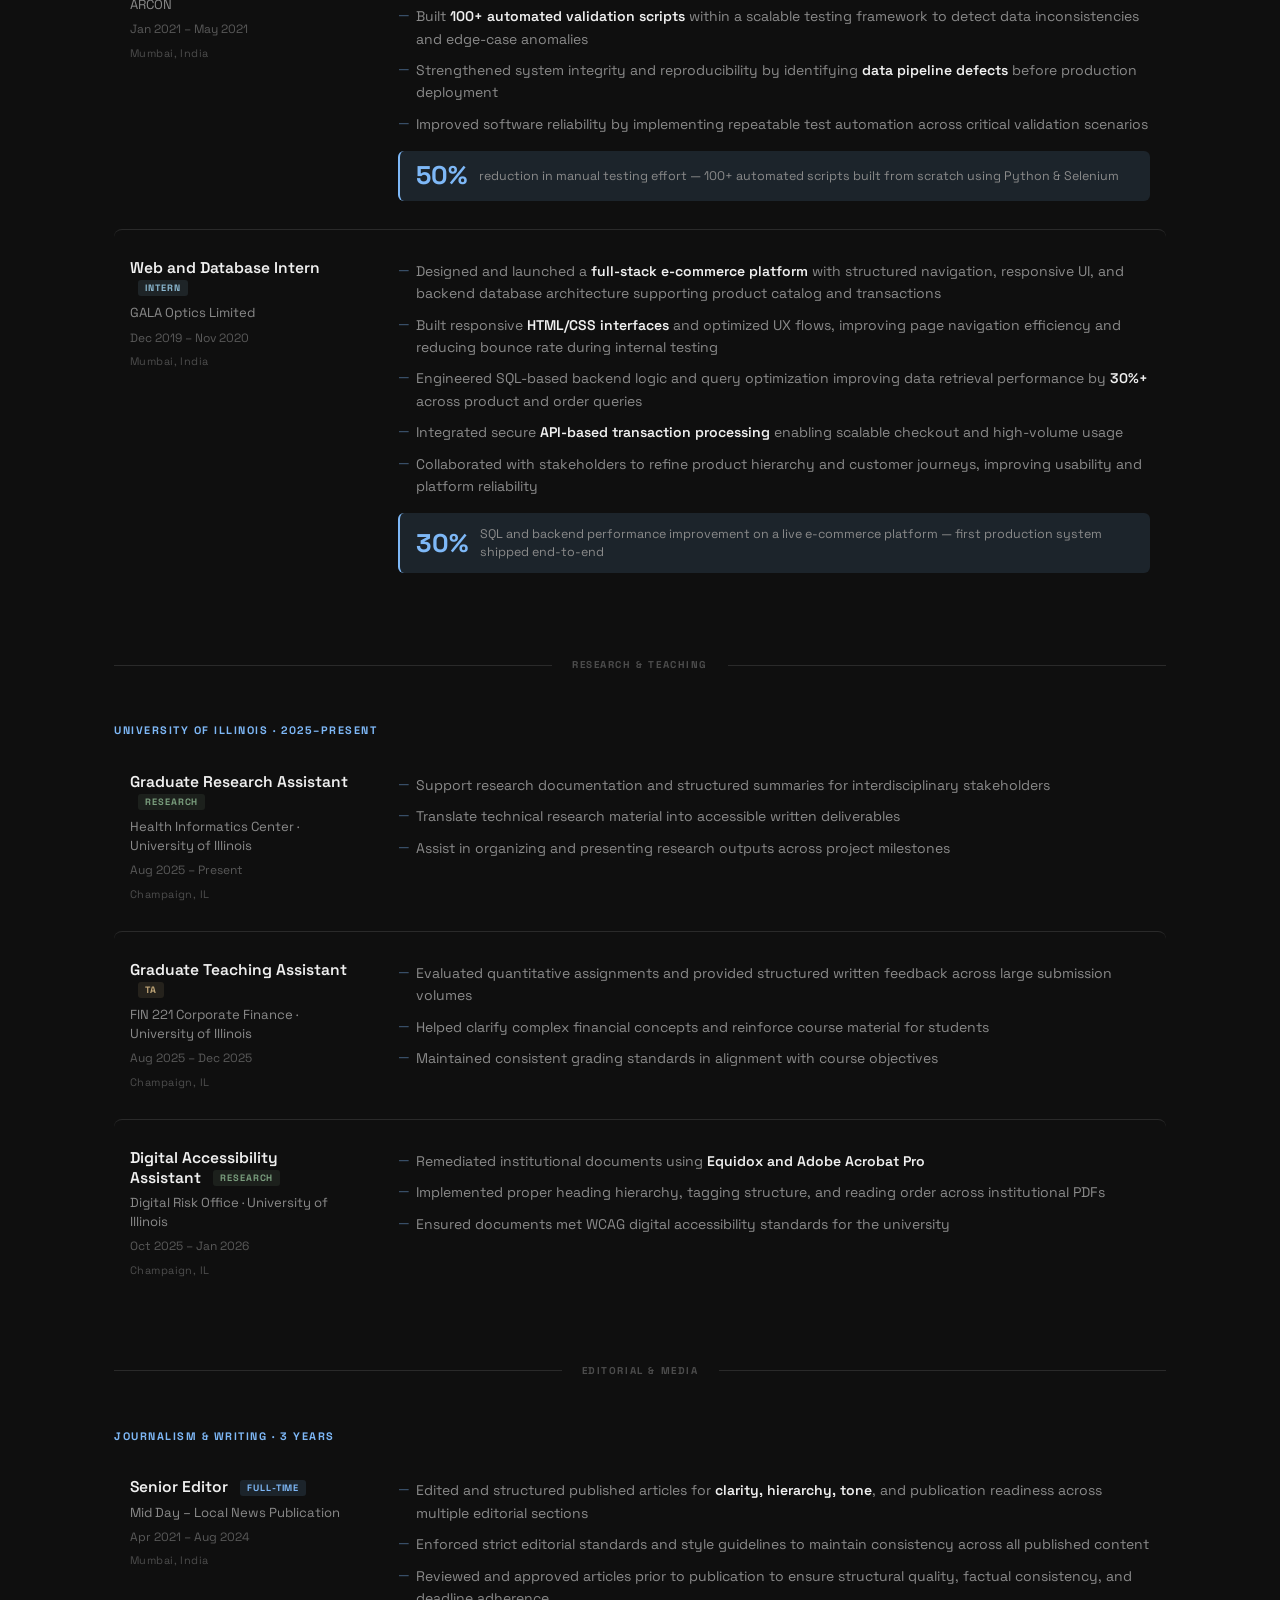
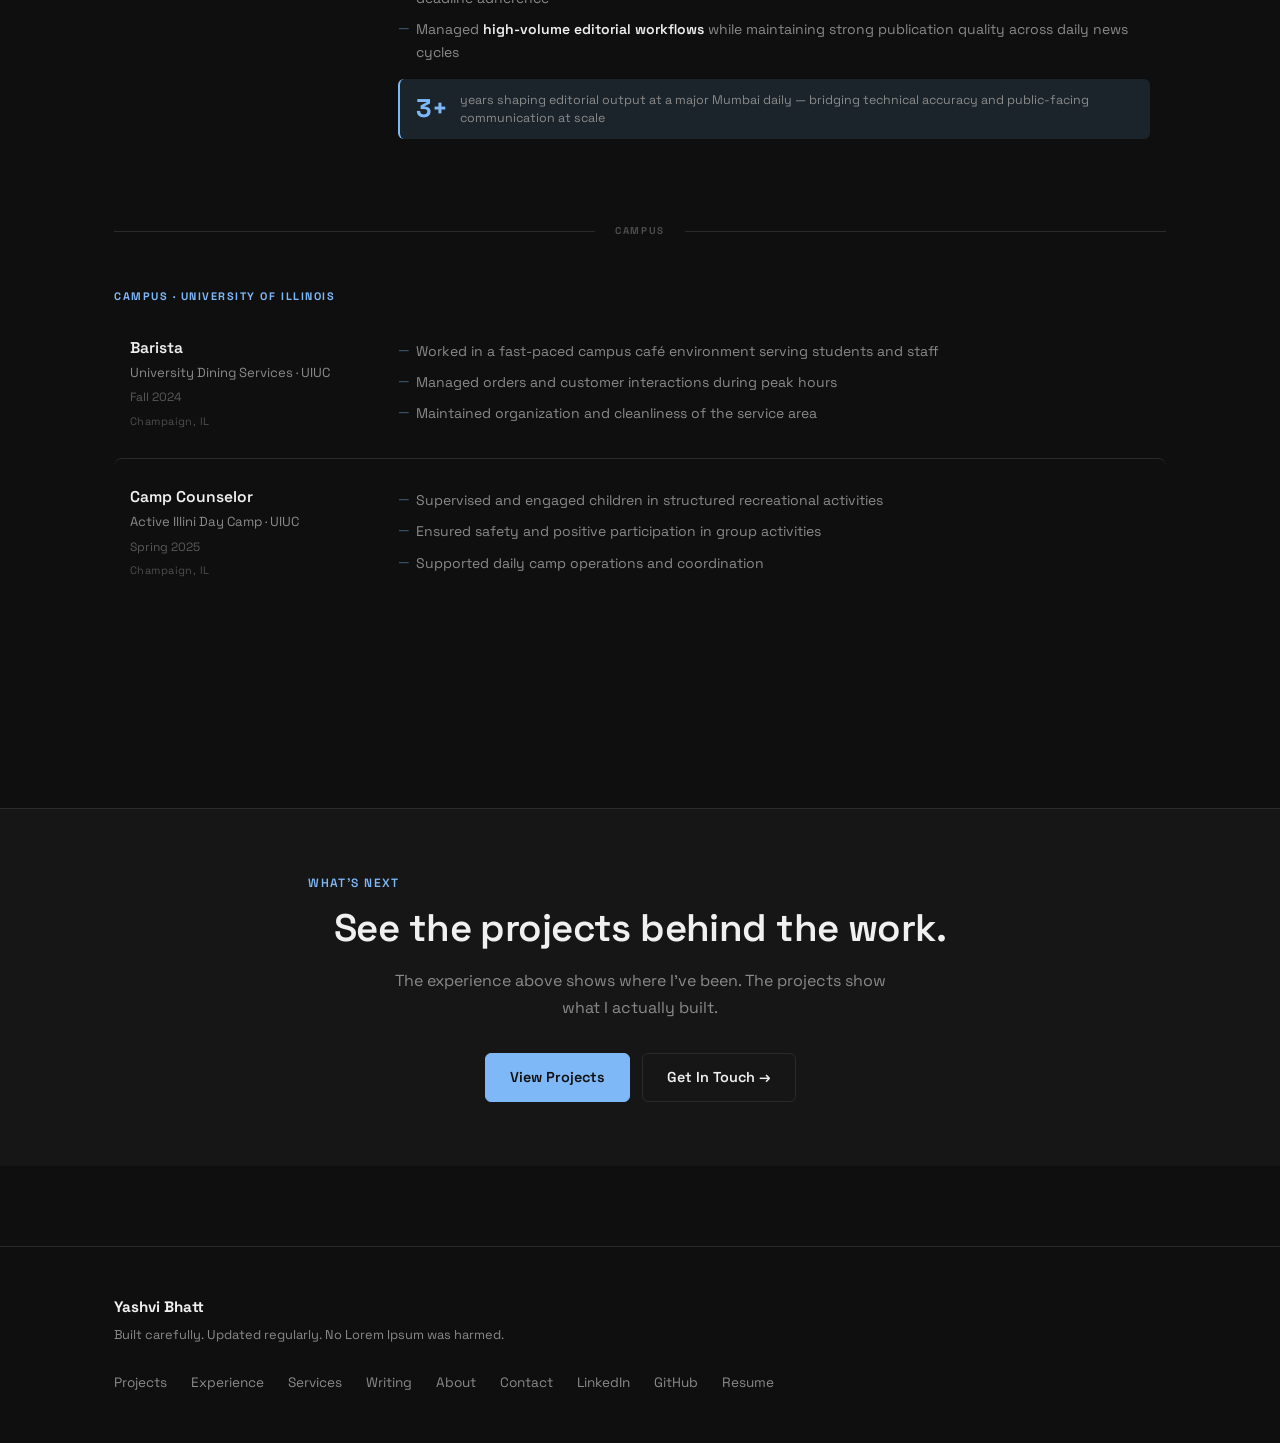
<file: experience.html>
<!DOCTYPE html>
<html lang="en">
<head>
  <meta charset="UTF-8" />
  <meta name="viewport" content="width=device-width, initial-scale=1.0" />
  <title>Experience — Yashvi Bhatt</title>
  <meta name="description" content="Data engineering, QA automation, financial BI, and editorial leadership — across five companies in India and the US." />
  <link rel="preconnect" href="https://fonts.googleapis.com" />
  <link rel="preconnect" href="https://fonts.gstatic.com" crossorigin />
  <link href="https://fonts.googleapis.com/css2?family=Space+Grotesk:wght@400;500;600;700&display=swap" rel="stylesheet" />
  <link rel="stylesheet" href="css/style.css" />
  <style>
    /* ── Stats row ── */
    .exp-stats {
      display: grid;
      grid-template-columns: repeat(4, 1fr);
      gap: 1px;
      background: var(--border);
      border: 1px solid var(--border);
      border-radius: var(--radius-lg);
      overflow: hidden;
      margin-bottom: 80px;
    }
    @media (max-width: 640px) { .exp-stats { grid-template-columns: repeat(2, 1fr); } }
    .exp-stat-cell {
      background: var(--bg-2);
      padding: 32px 24px;
      text-align: center;
    }
    .exp-stat-num {
      font-size: 2.4rem;
      font-weight: 700;
      color: var(--accent);
      line-height: 1;
      display: block;
      margin-bottom: 8px;
    }
    .exp-stat-label {
      font-size: 0.68rem;
      font-weight: 600;
      letter-spacing: 0.1em;
      text-transform: uppercase;
      color: var(--text-muted);
      line-height: 1.4;
    }

    /* ── Type badge ── */
    .exp-type-badge {
      display: inline-block;
      font-size: 0.58rem;
      font-weight: 700;
      letter-spacing: 0.1em;
      text-transform: uppercase;
      padding: 2px 7px;
      border-radius: 3px;
      margin-left: 8px;
      vertical-align: middle;
      position: relative;
      top: -1px;
    }
    .exp-type-badge.intern   { color: #8BB8D0; background: rgba(139,184,208,0.12); }
    .exp-type-badge.fulltime { color: var(--accent); background: var(--accent-dim); }
    .exp-type-badge.research { color: #7A9E7E; background: rgba(122,158,126,0.12); }
    .exp-type-badge.ta       { color: #C4A97A; background: rgba(196,169,122,0.12); }

    /* ── Location ── */
    .exp-location {
      font-size: 0.68rem;
      color: var(--text-muted);
      opacity: 0.5;
      margin-top: 5px;
      display: block;
      letter-spacing: 0.04em;
    }

    /* ── Bold metrics inside bullets ── */
    .exp-bullets li strong { color: var(--text); font-weight: 600; }

    /* ── Key result callout ── */
    .exp-result {
      display: flex;
      align-items: center;
      gap: 12px;
      margin-top: 16px;
      padding: 12px 16px;
      background: var(--accent-dim);
      border-radius: var(--radius);
      border-left: 2px solid var(--accent);
    }
    .exp-result-num {
      font-size: 1.6rem;
      font-weight: 700;
      color: var(--accent);
      line-height: 1;
      flex-shrink: 0;
    }
    .exp-result-desc {
      font-size: 0.78rem;
      color: var(--text-muted);
      line-height: 1.45;
    }
  </style>
</head>
<body>

  <!-- NAV -->
  <nav>
    <div class="nav-inner">
      <a href="index.html" class="nav-logo">Yashvi Bhatt</a>
      <ul class="nav-links" id="navLinks">
        <li><a href="work.html">Projects</a></li>
        <li><a href="experience.html" class="active">Experience</a></li>
        <li><a href="services.html">Services</a></li>
        <li><a href="writing.html">Writing</a></li>
        <li><a href="about.html">About</a></li>
        <li><a href="contact.html" class="nav-cta">Get In Touch</a></li>
      </ul>
      <button class="nav-toggle" id="navToggle" aria-label="Toggle navigation">
        <span></span><span></span><span></span>
      </button>
    </div>
  </nav>

  <!-- PAGE HEADER -->
  <div class="container">
    <div class="page-header">
      <p class="eyebrow">Experience</p>
      <h1>Where I&rsquo;ve worked.</h1>
      <p>Data engineering, QA automation, financial BI, editorial leadership, and campus roles &mdash; across five companies and four industries.</p>
    </div>
  </div>

  <!-- STATS ROW -->
  <div class="container">
    <div class="exp-stats fade-in-section">
      <div class="exp-stat-cell">
        <span class="exp-stat-num"><span class="count-num" data-target="8">0</span>+</span>
        <span class="exp-stat-label">Roles across<br>2 countries</span>
      </div>
      <div class="exp-stat-cell">
        <span class="exp-stat-num"><span class="count-num" data-target="50">0</span>%</span>
        <span class="exp-stat-label">Testing effort<br>reduced at ARCON</span>
      </div>
      <div class="exp-stat-cell">
        <span class="exp-stat-num"><span class="count-num" data-target="6">0</span>+</span>
        <span class="exp-stat-label">Power BI dashboards<br>built at Sapient</span>
      </div>
      <div class="exp-stat-cell">
        <span class="exp-stat-num"><span class="count-num" data-target="3">0</span>+</span>
        <span class="exp-stat-label">Years in editorial<br>leadership</span>
      </div>
    </div>
  </div>

  <!-- INDUSTRY & TECH -->
  <section class="exp-section" style="padding-top: 0; border-top: none;">
    <div class="container">

      <div class="section-header">
        <p class="eyebrow">Industry</p>
        <h2>Technical &amp; Professional</h2>
      </div>

      <p class="exp-subsection-label">Internships &amp; Industry &middot; India</p>
      <div class="exp-timeline fade-in-section">

        <!-- Sapient Wealth Advisors -->
        <div class="exp-card">
          <div class="exp-meta">
            <p class="exp-role">Web Developer and Power BI Intern <span class="exp-type-badge intern">Intern</span></p>
            <p class="exp-org">Sapient Wealth Advisors Ltd</p>
            <p class="exp-dates">May 2022 &ndash; Nov 2022</p>
            <span class="exp-location">Mumbai, India</span>
          </div>
          <div>
            <ul class="exp-bullets">
              <li>Developed <strong>6+ interactive Power BI dashboards</strong> integrating real-time financial and behavioral client data used for internal analytics and decision-making</li>
              <li>Optimized SQL queries and database indexing strategies, improving data retrieval performance by <strong>28%</strong> and reducing dashboard refresh times</li>
              <li>Built <strong>API-driven data ingestion pipelines</strong> automating recurring financial data updates, reducing manual reporting effort by <strong>35%</strong></li>
              <li>Designed data models and transformations supporting scalable reporting for portfolio analysis and financial insights</li>
              <li>Collaborated with analysts and engineers to translate financial datasets into actionable visual dashboards</li>
            </ul>
            <div class="exp-result">
              <span class="exp-result-num">35%</span>
              <span class="exp-result-desc">reduction in manual reporting effort through automated API ingestion pipelines &mdash; freeing analysts for higher-value work</span>
            </div>
          </div>
        </div>

        <!-- SBI Mutual Fund -->
        <div class="exp-card">
          <div class="exp-meta">
            <p class="exp-role">Web Development Intern <span class="exp-type-badge intern">Intern</span></p>
            <p class="exp-org">SBI Mutual Fund</p>
            <p class="exp-dates">Aug 2021 &ndash; Sep 2021</p>
            <span class="exp-location">Mumbai, India</span>
          </div>
          <ul class="exp-bullets">
            <li>Contributed to development and structured updates of <strong>web-based financial product pages</strong> for a large asset management platform</li>
            <li>Improved layout hierarchy and information architecture to make investment product information easier to understand for end users</li>
            <li>Ensured consistency across multiple web pages by aligning content structure with internal formatting standards and brand guidelines</li>
            <li>Assisted the web team in preparing product pages for publication and ensuring high accuracy of publicly facing financial content</li>
          </ul>
        </div>

        <!-- ARCON -->
        <div class="exp-card">
          <div class="exp-meta">
            <p class="exp-role">Quality Assurance Intern <span class="exp-type-badge intern">Intern</span></p>
            <p class="exp-org">ARCON</p>
            <p class="exp-dates">Jan 2021 &ndash; May 2021</p>
            <span class="exp-location">Mumbai, India</span>
          </div>
          <div>
            <ul class="exp-bullets">
              <li>Automated end-to-end validation workflows using <strong>Python and Selenium</strong>, reducing manual testing effort by <strong>50%</strong></li>
              <li>Built <strong>100+ automated validation scripts</strong> within a scalable testing framework to detect data inconsistencies and edge-case anomalies</li>
              <li>Strengthened system integrity and reproducibility by identifying <strong>data pipeline defects</strong> before production deployment</li>
              <li>Improved software reliability by implementing repeatable test automation across critical validation scenarios</li>
            </ul>
            <div class="exp-result">
              <span class="exp-result-num">50%</span>
              <span class="exp-result-desc">reduction in manual testing effort &mdash; 100+ automated scripts built from scratch using Python &amp; Selenium</span>
            </div>
          </div>
        </div>

        <!-- GALA Optics -->
        <div class="exp-card">
          <div class="exp-meta">
            <p class="exp-role">Web and Database Intern <span class="exp-type-badge intern">Intern</span></p>
            <p class="exp-org">GALA Optics Limited</p>
            <p class="exp-dates">Dec 2019 &ndash; Nov 2020</p>
            <span class="exp-location">Mumbai, India</span>
          </div>
          <div>
            <ul class="exp-bullets">
              <li>Designed and launched a <strong>full-stack e-commerce platform</strong> with structured navigation, responsive UI, and backend database architecture supporting product catalog and transactions</li>
              <li>Built responsive <strong>HTML/CSS interfaces</strong> and optimized UX flows, improving page navigation efficiency and reducing bounce rate during internal testing</li>
              <li>Engineered SQL-based backend logic and query optimization improving data retrieval performance by <strong>30%+</strong> across product and order queries</li>
              <li>Integrated secure <strong>API-based transaction processing</strong> enabling scalable checkout and high-volume usage</li>
              <li>Collaborated with stakeholders to refine product hierarchy and customer journeys, improving usability and platform reliability</li>
            </ul>
            <div class="exp-result">
              <span class="exp-result-num">30%</span>
              <span class="exp-result-desc">SQL and backend performance improvement on a live e-commerce platform &mdash; first production system shipped end-to-end</span>
            </div>
          </div>
        </div>

      </div>

      <!-- Divider -->
      <div class="exp-divider">
        <span class="exp-divider-label">Research &amp; Teaching</span>
      </div>

      <p class="exp-subsection-label">University of Illinois &middot; 2025&ndash;Present</p>
      <div class="exp-timeline fade-in-section">

        <div class="exp-card">
          <div class="exp-meta">
            <p class="exp-role">Graduate Research Assistant <span class="exp-type-badge research">Research</span></p>
            <p class="exp-org">Health Informatics Center &middot; University of Illinois</p>
            <p class="exp-dates">Aug 2025 &ndash; Present</p>
            <span class="exp-location">Champaign, IL</span>
          </div>
          <ul class="exp-bullets">
            <li>Support research documentation and structured summaries for interdisciplinary stakeholders</li>
            <li>Translate technical research material into accessible written deliverables</li>
            <li>Assist in organizing and presenting research outputs across project milestones</li>
          </ul>
        </div>

        <div class="exp-card">
          <div class="exp-meta">
            <p class="exp-role">Graduate Teaching Assistant <span class="exp-type-badge ta">TA</span></p>
            <p class="exp-org">FIN 221 Corporate Finance &middot; University of Illinois</p>
            <p class="exp-dates">Aug 2025 &ndash; Dec 2025</p>
            <span class="exp-location">Champaign, IL</span>
          </div>
          <ul class="exp-bullets">
            <li>Evaluated quantitative assignments and provided structured written feedback across large submission volumes</li>
            <li>Helped clarify complex financial concepts and reinforce course material for students</li>
            <li>Maintained consistent grading standards in alignment with course objectives</li>
          </ul>
        </div>

        <div class="exp-card">
          <div class="exp-meta">
            <p class="exp-role">Digital Accessibility Assistant <span class="exp-type-badge research">Research</span></p>
            <p class="exp-org">Digital Risk Office &middot; University of Illinois</p>
            <p class="exp-dates">Oct 2025 &ndash; Jan 2026</p>
            <span class="exp-location">Champaign, IL</span>
          </div>
          <ul class="exp-bullets">
            <li>Remediated institutional documents using <strong>Equidox and Adobe Acrobat Pro</strong></li>
            <li>Implemented proper heading hierarchy, tagging structure, and reading order across institutional PDFs</li>
            <li>Ensured documents met WCAG digital accessibility standards for the university</li>
          </ul>
        </div>

      </div>

      <!-- Divider -->
      <div class="exp-divider">
        <span class="exp-divider-label">Editorial &amp; Media</span>
      </div>

      <p class="exp-subsection-label">Journalism &amp; Writing &middot; 3 Years</p>
      <div class="exp-timeline fade-in-section">

        <div class="exp-card">
          <div class="exp-meta">
            <p class="exp-role">Senior Editor <span class="exp-type-badge fulltime">Full-time</span></p>
            <p class="exp-org">Mid Day &ndash; Local News Publication</p>
            <p class="exp-dates">Apr 2021 &ndash; Aug 2024</p>
            <span class="exp-location">Mumbai, India</span>
          </div>
          <div>
            <ul class="exp-bullets">
              <li>Edited and structured published articles for <strong>clarity, hierarchy, tone</strong>, and publication readiness across multiple editorial sections</li>
              <li>Enforced strict editorial standards and style guidelines to maintain consistency across all published content</li>
              <li>Reviewed and approved articles prior to publication to ensure structural quality, factual consistency, and deadline adherence</li>
              <li>Managed <strong>high-volume editorial workflows</strong> while maintaining strong publication quality across daily news cycles</li>
            </ul>
            <div class="exp-result">
              <span class="exp-result-num">3+</span>
              <span class="exp-result-desc">years shaping editorial output at a major Mumbai daily — bridging technical accuracy and public-facing communication at scale</span>
            </div>
          </div>
        </div>

      </div>

      <!-- Divider -->
      <div class="exp-divider">
        <span class="exp-divider-label">Campus</span>
      </div>

      <p class="exp-subsection-label">Campus &middot; University of Illinois</p>
      <div class="exp-timeline fade-in-section">

        <div class="exp-card">
          <div class="exp-meta">
            <p class="exp-role">Barista</p>
            <p class="exp-org">University Dining Services &middot; UIUC</p>
            <p class="exp-dates">Fall 2024</p>
            <span class="exp-location">Champaign, IL</span>
          </div>
          <ul class="exp-bullets">
            <li>Worked in a fast-paced campus café environment serving students and staff</li>
            <li>Managed orders and customer interactions during peak hours</li>
            <li>Maintained organization and cleanliness of the service area</li>
          </ul>
        </div>

        <div class="exp-card">
          <div class="exp-meta">
            <p class="exp-role">Camp Counselor</p>
            <p class="exp-org">Active Illini Day Camp &middot; UIUC</p>
            <p class="exp-dates">Spring 2025</p>
            <span class="exp-location">Champaign, IL</span>
          </div>
          <ul class="exp-bullets">
            <li>Supervised and engaged children in structured recreational activities</li>
            <li>Ensured safety and positive participation in group activities</li>
            <li>Supported daily camp operations and coordination</li>
          </ul>
        </div>

      </div>

    </div>
  </section>

  <!-- CTA STRIP -->
  <section style="background: var(--bg-2); border-top: 1px solid var(--border); padding: 64px 0; margin-top: 80px;">
    <div class="container" style="text-align:center;">
      <p class="eyebrow" style="margin-bottom:12px;">What&rsquo;s next</p>
      <h2 style="margin-bottom:16px;">See the projects behind the work.</h2>
      <p style="margin: 0 auto 32px; max-width: 50ch;">The experience above shows where I&rsquo;ve been. The projects show what I actually built.</p>
      <div class="btn-group" style="justify-content:center;">
        <a href="work.html" class="btn btn-primary">View Projects</a>
        <a href="contact.html" class="btn btn-ghost">Get In Touch &rarr;</a>
      </div>
    </div>
  </section>

  <!-- FOOTER -->
  <footer>
    <div class="footer-inner">
      <div class="footer-left">
        <div class="footer-name">Yashvi Bhatt</div>
        <p class="footer-tagline">Built carefully. Updated regularly. No Lorem Ipsum was harmed.</p>
      </div>
      <ul class="footer-links">
        <li><a href="work.html">Projects</a></li>
        <li><a href="experience.html">Experience</a></li>
        <li><a href="services.html">Services</a></li>
        <li><a href="writing.html">Writing</a></li>
        <li><a href="about.html">About</a></li>
        <li><a href="contact.html">Contact</a></li>
        <li><a href="https://linkedin.com/in/yashvi-bhatt" target="_blank" rel="noopener">LinkedIn</a></li>
        <li><a href="https://github.com/yashvibhatt" target="_blank" rel="noopener">GitHub</a></li>
        <li><a href="assets/documents/resume.pdf" target="_blank">Resume</a></li>
      </ul>
    </div>
  </footer>

  <script src="js/main.js"></script>
</body>
</html>
</file>
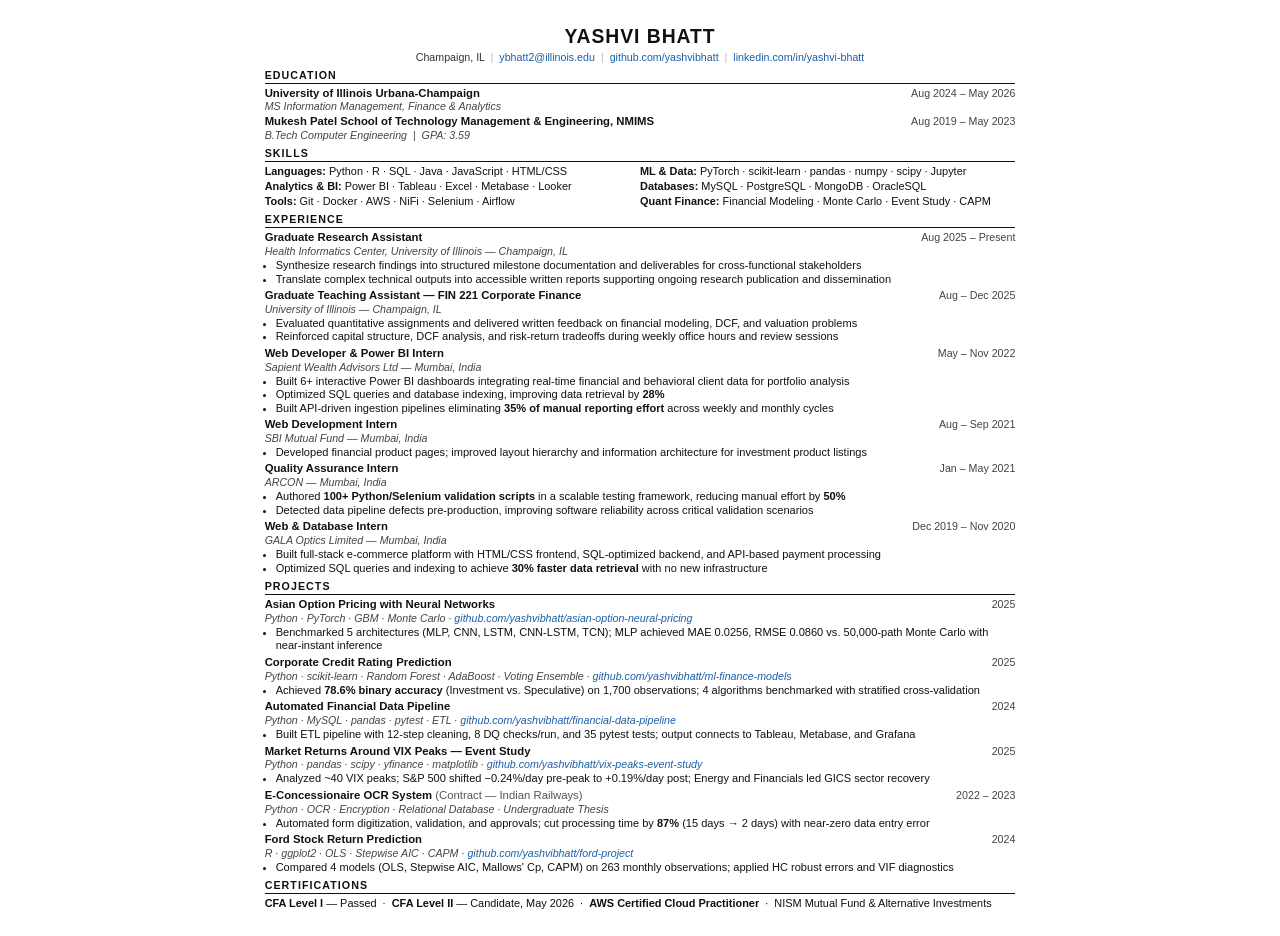
<file: resume_pdf.html>
<!DOCTYPE html>
<html lang="en">
<head>
  <meta charset="UTF-8" />
  <title>Yashvi Bhatt — Resume</title>
  <style>
    *, *::before, *::after { box-sizing: border-box; margin: 0; padding: 0; }

    body {
      font-family: 'Calibri', 'Arial', sans-serif;
      font-size: 8.5pt;
      line-height: 1.22;
      color: #111;
      background: #fff;
      padding: 0.26in 0.34in;
      max-width: 8.5in;
      margin: 0 auto;
    }

    /* Header */
    .header { text-align: center; margin-bottom: 4px; }
    .header h1 { font-size: 14.5pt; font-weight: 700; letter-spacing: 0.05em; text-transform: uppercase; margin-bottom: 2px; }
    .contact { font-size: 8pt; color: #333; }
    .contact a { color: #1a5fa8; text-decoration: none; }
    .sep { margin: 0 3px; color: #bbb; }

    /* Section */
    .section { margin-top: 5px; }
    .section-title { font-size: 8pt; font-weight: 700; text-transform: uppercase; letter-spacing: 0.1em; border-bottom: 1px solid #111; padding-bottom: 1px; margin-bottom: 3px; }

    /* Entry */
    .entry { margin-bottom: 3px; }
    .row { display: flex; justify-content: space-between; align-items: baseline; }
    .title { font-size: 8.5pt; font-weight: 700; }
    .date { font-size: 8pt; color: #444; white-space: nowrap; margin-left: 6px; flex-shrink: 0; }
    .sub { font-size: 8pt; font-style: italic; color: #444; margin-bottom: 1px; }

    /* Bullets */
    ul { margin: 1px 0 0 11px; }
    li { font-size: 8.3pt; margin-bottom: 0; }

    /* Education */
    .edu-entry { margin-bottom: 2px; }

    /* Skills — side-by-side pairs, no grid to prevent wrapping */
    .skill-row { display: flex; margin-bottom: 1.5px; }
    .skill-col { width: 50%; font-size: 8.2pt; padding-right: 8px; }

    /* Certs — single inline line */
    .cert-line { font-size: 8.2pt; }

    @media print {
      body { padding: 0.24in 0.30in; }
      a { color: #1a5fa8 !important; }
      @page { margin: 0; size: letter; }
    }
  </style>
</head>
<body>

  <!-- HEADER -->
  <div class="header">
    <h1>Yashvi Bhatt</h1>
    <div class="contact">
      Champaign, IL <span class="sep">|</span>
      <a href="mailto:ybhatt2@illinois.edu">ybhatt2@illinois.edu</a> <span class="sep">|</span>
      <a href="https://github.com/yashvibhatt">github.com/yashvibhatt</a> <span class="sep">|</span>
      <a href="https://linkedin.com/in/yashvi-bhatt">linkedin.com/in/yashvi-bhatt</a>
    </div>
  </div>

  <!-- EDUCATION -->
  <div class="section">
    <div class="section-title">Education</div>
    <div class="edu-entry">
      <div class="row">
        <span class="title">University of Illinois Urbana-Champaign</span>
        <span class="date">Aug 2024 &ndash; May 2026</span>
      </div>
      <div class="sub">MS Information Management, Finance &amp; Analytics</div>
    </div>
    <div class="edu-entry">
      <div class="row">
        <span class="title">Mukesh Patel School of Technology Management &amp; Engineering, NMIMS</span>
        <span class="date">Aug 2019 &ndash; May 2023</span>
      </div>
      <div class="sub">B.Tech Computer Engineering &nbsp;|&nbsp; GPA: 3.59</div>
    </div>
  </div>

  <!-- SKILLS -->
  <div class="section">
    <div class="section-title">Skills</div>
    <div class="skill-row">
      <div class="skill-col"><strong>Languages:</strong> Python &middot; R &middot; SQL &middot; Java &middot; JavaScript &middot; HTML/CSS</div>
      <div class="skill-col"><strong>ML &amp; Data:</strong> PyTorch &middot; scikit-learn &middot; pandas &middot; numpy &middot; scipy &middot; Jupyter</div>
    </div>
    <div class="skill-row">
      <div class="skill-col"><strong>Analytics &amp; BI:</strong> Power BI &middot; Tableau &middot; Excel &middot; Metabase &middot; Looker</div>
      <div class="skill-col"><strong>Databases:</strong> MySQL &middot; PostgreSQL &middot; MongoDB &middot; OracleSQL</div>
    </div>
    <div class="skill-row">
      <div class="skill-col"><strong>Tools:</strong> Git &middot; Docker &middot; AWS &middot; NiFi &middot; Selenium &middot; Airflow</div>
      <div class="skill-col"><strong>Quant Finance:</strong> Financial Modeling &middot; Monte Carlo &middot; Event Study &middot; CAPM</div>
    </div>
  </div>

  <!-- EXPERIENCE -->
  <div class="section">
    <div class="section-title">Experience</div>

    <div class="entry">
      <div class="row">
        <span class="title">Graduate Research Assistant</span>
        <span class="date">Aug 2025 &ndash; Present</span>
      </div>
      <div class="sub">Health Informatics Center, University of Illinois &mdash; Champaign, IL</div>
      <ul>
        <li>Synthesize research findings into structured milestone documentation and deliverables for cross-functional stakeholders</li>
        <li>Translate complex technical outputs into accessible written reports supporting ongoing research publication and dissemination</li>
      </ul>
    </div>

    <div class="entry">
      <div class="row">
        <span class="title">Graduate Teaching Assistant &mdash; FIN 221 Corporate Finance</span>
        <span class="date">Aug &ndash; Dec 2025</span>
      </div>
      <div class="sub">University of Illinois &mdash; Champaign, IL</div>
      <ul>
        <li>Evaluated quantitative assignments and delivered written feedback on financial modeling, DCF, and valuation problems</li>
        <li>Reinforced capital structure, DCF analysis, and risk-return tradeoffs during weekly office hours and review sessions</li>
      </ul>
    </div>

    <div class="entry">
      <div class="row">
        <span class="title">Web Developer &amp; Power BI Intern</span>
        <span class="date">May &ndash; Nov 2022</span>
      </div>
      <div class="sub">Sapient Wealth Advisors Ltd &mdash; Mumbai, India</div>
      <ul>
        <li>Built 6+ interactive Power BI dashboards integrating real-time financial and behavioral client data for portfolio analysis</li>
        <li>Optimized SQL queries and database indexing, improving data retrieval by <strong>28%</strong></li>
        <li>Built API-driven ingestion pipelines eliminating <strong>35% of manual reporting effort</strong> across weekly and monthly cycles</li>
      </ul>
    </div>

    <div class="entry">
      <div class="row">
        <span class="title">Web Development Intern</span>
        <span class="date">Aug &ndash; Sep 2021</span>
      </div>
      <div class="sub">SBI Mutual Fund &mdash; Mumbai, India</div>
      <ul>
        <li>Developed financial product pages; improved layout hierarchy and information architecture for investment product listings</li>
      </ul>
    </div>

    <div class="entry">
      <div class="row">
        <span class="title">Quality Assurance Intern</span>
        <span class="date">Jan &ndash; May 2021</span>
      </div>
      <div class="sub">ARCON &mdash; Mumbai, India</div>
      <ul>
        <li>Authored <strong>100+ Python/Selenium validation scripts</strong> in a scalable testing framework, reducing manual effort by <strong>50%</strong></li>
        <li>Detected data pipeline defects pre-production, improving software reliability across critical validation scenarios</li>
      </ul>
    </div>

    <div class="entry">
      <div class="row">
        <span class="title">Web &amp; Database Intern</span>
        <span class="date">Dec 2019 &ndash; Nov 2020</span>
      </div>
      <div class="sub">GALA Optics Limited &mdash; Mumbai, India</div>
      <ul>
        <li>Built full-stack e-commerce platform with HTML/CSS frontend, SQL-optimized backend, and API-based payment processing</li>
        <li>Optimized SQL queries and indexing to achieve <strong>30% faster data retrieval</strong> with no new infrastructure</li>
      </ul>
    </div>
  </div>

  <!-- PROJECTS -->
  <div class="section">
    <div class="section-title">Projects</div>

    <div class="entry">
      <div class="row">
        <span class="title">Asian Option Pricing with Neural Networks</span>
        <span class="date">2025</span>
      </div>
      <div class="sub">Python &middot; PyTorch &middot; GBM &middot; Monte Carlo &middot; <a href="https://github.com/yashvibhatt/asian-option-neural-pricing" style="color:#1a5fa8;text-decoration:none;">github.com/yashvibhatt/asian-option-neural-pricing</a></div>
      <ul>
        <li>Benchmarked 5 architectures (MLP, CNN, LSTM, CNN-LSTM, TCN); MLP achieved MAE 0.0256, RMSE 0.0860 vs. 50,000-path Monte Carlo with near-instant inference</li>
      </ul>
    </div>

    <div class="entry">
      <div class="row">
        <span class="title">Corporate Credit Rating Prediction</span>
        <span class="date">2025</span>
      </div>
      <div class="sub">Python &middot; scikit-learn &middot; Random Forest &middot; AdaBoost &middot; Voting Ensemble &middot; <a href="https://github.com/yashvibhatt/ml-finance-models" style="color:#1a5fa8;text-decoration:none;">github.com/yashvibhatt/ml-finance-models</a></div>
      <ul>
        <li>Achieved <strong>78.6% binary accuracy</strong> (Investment vs. Speculative) on 1,700 observations; 4 algorithms benchmarked with stratified cross-validation</li>
      </ul>
    </div>

    <div class="entry">
      <div class="row">
        <span class="title">Automated Financial Data Pipeline</span>
        <span class="date">2024</span>
      </div>
      <div class="sub">Python &middot; MySQL &middot; pandas &middot; pytest &middot; ETL &middot; <a href="https://github.com/yashvibhatt/financial-data-pipeline" style="color:#1a5fa8;text-decoration:none;">github.com/yashvibhatt/financial-data-pipeline</a></div>
      <ul>
        <li>Built ETL pipeline with 12-step cleaning, 8 DQ checks/run, and 35 pytest tests; output connects to Tableau, Metabase, and Grafana</li>
      </ul>
    </div>

    <div class="entry">
      <div class="row">
        <span class="title">Market Returns Around VIX Peaks &mdash; Event Study</span>
        <span class="date">2025</span>
      </div>
      <div class="sub">Python &middot; pandas &middot; scipy &middot; yfinance &middot; matplotlib &middot; <a href="https://github.com/yashvibhatt/vix-peaks-event-study" style="color:#1a5fa8;text-decoration:none;">github.com/yashvibhatt/vix-peaks-event-study</a></div>
      <ul>
        <li>Analyzed ~40 VIX peaks; S&amp;P 500 shifted &minus;0.24%/day pre-peak to +0.19%/day post; Energy and Financials led GICS sector recovery</li>
      </ul>
    </div>

    <div class="entry">
      <div class="row">
        <span class="title">E-Concessionaire OCR System <span style="font-weight:400;color:#555;">(Contract &mdash; Indian Railways)</span></span>
        <span class="date">2022 &ndash; 2023</span>
      </div>
      <div class="sub">Python &middot; OCR &middot; Encryption &middot; Relational Database &middot; Undergraduate Thesis</div>
      <ul>
        <li>Automated form digitization, validation, and approvals; cut processing time by <strong>87%</strong> (15 days &rarr; 2 days) with near-zero data entry error</li>
      </ul>
    </div>

    <div class="entry">
      <div class="row">
        <span class="title">Ford Stock Return Prediction</span>
        <span class="date">2024</span>
      </div>
      <div class="sub">R &middot; ggplot2 &middot; OLS &middot; Stepwise AIC &middot; CAPM &middot; <a href="https://github.com/yashvibhatt/ford-project" style="color:#1a5fa8;text-decoration:none;">github.com/yashvibhatt/ford-project</a></div>
      <ul>
        <li>Compared 4 models (OLS, Stepwise AIC, Mallows' Cp, CAPM) on 263 monthly observations; applied HC robust errors and VIF diagnostics</li>
      </ul>
    </div>
  </div>

  <!-- CERTIFICATIONS -->
  <div class="section">
    <div class="section-title">Certifications</div>
    <div class="cert-line">
      <strong>CFA Level I</strong> &mdash; Passed &nbsp;&middot;&nbsp;
      <strong>CFA Level II</strong> &mdash; Candidate, May 2026 &nbsp;&middot;&nbsp;
      <strong>AWS Certified Cloud Practitioner</strong> &nbsp;&middot;&nbsp;
      NISM Mutual Fund &amp; Alternative Investments
    </div>
  </div>

</body>
</html>
</file>
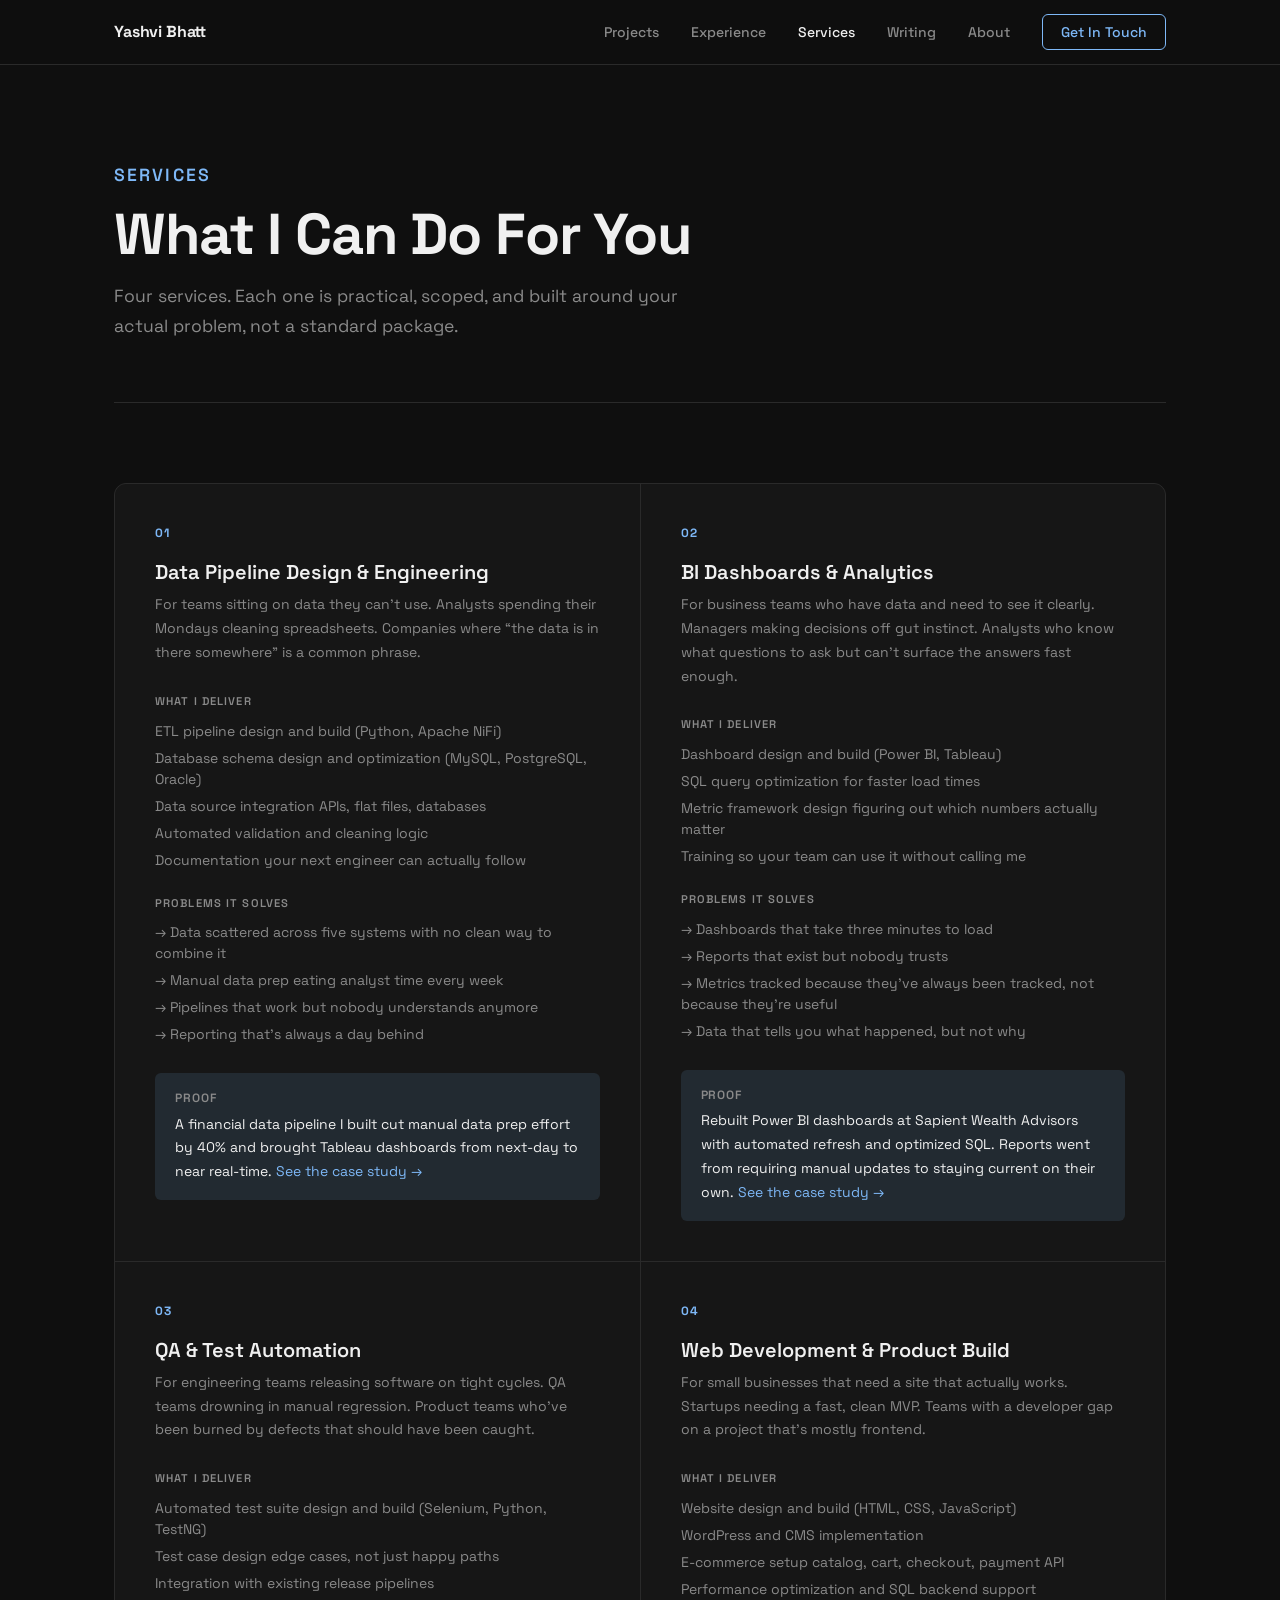
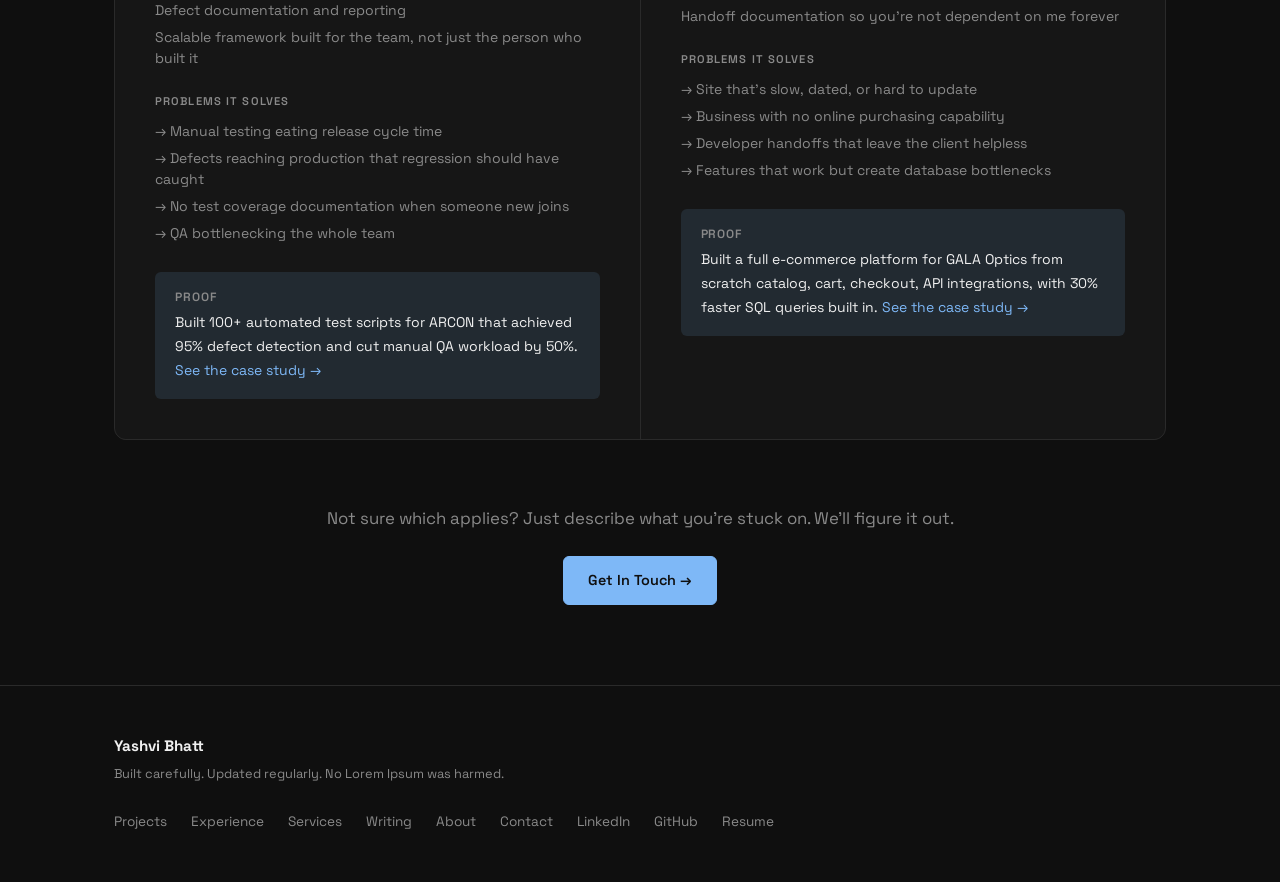
<file: services.html>
<!DOCTYPE html>
<html lang="en">
<head>
  <meta charset="UTF-8" />
  <meta name="viewport" content="width=device-width, initial-scale=1.0" />
  <title>Services — Yashvi Bhatt</title>
  <meta name="description" content="Data pipelines, BI dashboards, QA automation, and web development. Practical, scoped services built around your actual problem." />
  <link rel="preconnect" href="https://fonts.googleapis.com" />
  <link rel="preconnect" href="https://fonts.gstatic.com" crossorigin />
  <link href="https://fonts.googleapis.com/css2?family=Space+Grotesk:wght@400;500;600;700&display=swap" rel="stylesheet" />
  <link rel="stylesheet" href="css/style.css" />
</head>
<body>

  <!-- NAV -->
  <nav>
    <div class="nav-inner">
      <a href="index.html" class="nav-logo">Yashvi Bhatt</a>
      <ul class="nav-links" id="navLinks">
        <li><a href="work.html">Projects</a></li>
        <li><a href="experience.html">Experience</a></li>
        <li><a href="services.html" class="active">Services</a></li>
        <li><a href="writing.html">Writing</a></li>
        <li><a href="about.html">About</a></li>
        <li><a href="contact.html" class="nav-cta">Get In Touch</a></li>
      </ul>
      <button class="nav-toggle" id="navToggle" aria-label="Toggle navigation">
        <span></span><span></span><span></span>
      </button>
    </div>
  </nav>

  <!-- PAGE HEADER -->
  <div class="container">
    <div class="page-header">
      <p class="eyebrow">Services</p>
      <h1>What I Can Do For You</h1>
      <p>Four services. Each one is practical, scoped, and built around your actual problem, not a standard package.</p>
    </div>
  </div>

  <!-- SERVICE TILES -->
  <div class="container">
    <div class="services-grid">

      <!-- TILE 1 -->
      <div class="service-tile">
        <span class="service-num">01</span>
        <h3>Data Pipeline Design &amp; Engineering</h3>
        <p class="for-whom">For teams sitting on data they can&rsquo;t use. Analysts spending their Mondays cleaning spreadsheets. Companies where &ldquo;the data is in there somewhere&rdquo; is a common phrase.</p>

        <span class="service-section-label">What I deliver</span>
        <ul class="service-list">
          <li>ETL pipeline design and build (Python, Apache NiFi)</li>
          <li>Database schema design and optimization (MySQL, PostgreSQL, Oracle)</li>
          <li>Data source integration APIs, flat files, databases</li>
          <li>Automated validation and cleaning logic</li>
          <li>Documentation your next engineer can actually follow</li>
        </ul>

        <span class="service-section-label">Problems it solves</span>
        <ul class="service-list service-problems">
          <li>Data scattered across five systems with no clean way to combine it</li>
          <li>Manual data prep eating analyst time every week</li>
          <li>Pipelines that work but nobody understands anymore</li>
          <li>Reporting that&rsquo;s always a day behind</li>
        </ul>

        <div class="service-proof">
          <span>Proof</span>
          <p>A financial data pipeline I built cut manual data prep effort by 40% and brought Tableau dashboards from next-day to near real-time. <a href="work.html#financial-pipeline">See the case study &rarr;</a></p>
        </div>
      </div>

      <!-- TILE 2 -->
      <div class="service-tile">
        <span class="service-num">02</span>
        <h3>BI Dashboards &amp; Analytics</h3>
        <p class="for-whom">For business teams who have data and need to see it clearly. Managers making decisions off gut instinct. Analysts who know what questions to ask but can&rsquo;t surface the answers fast enough.</p>

        <span class="service-section-label">What I deliver</span>
        <ul class="service-list">
          <li>Dashboard design and build (Power BI, Tableau)</li>
          <li>SQL query optimization for faster load times</li>
          <li>Metric framework design figuring out which numbers actually matter</li>
          <li>Training so your team can use it without calling me</li>
        </ul>

        <span class="service-section-label">Problems it solves</span>
        <ul class="service-list service-problems">
          <li>Dashboards that take three minutes to load</li>
          <li>Reports that exist but nobody trusts</li>
          <li>Metrics tracked because they&rsquo;ve always been tracked, not because they&rsquo;re useful</li>
          <li>Data that tells you what happened, but not why</li>
        </ul>

        <div class="service-proof">
          <span>Proof</span>
          <p>Rebuilt Power BI dashboards at Sapient Wealth Advisors with automated refresh and optimized SQL. Reports went from requiring manual updates to staying current on their own. <a href="work.html#sapient-wealth">See the case study &rarr;</a></p>
        </div>
      </div>

      <!-- TILE 3 -->
      <div class="service-tile">
        <span class="service-num">03</span>
        <h3>QA &amp; Test Automation</h3>
        <p class="for-whom">For engineering teams releasing software on tight cycles. QA teams drowning in manual regression. Product teams who&rsquo;ve been burned by defects that should have been caught.</p>

        <span class="service-section-label">What I deliver</span>
        <ul class="service-list">
          <li>Automated test suite design and build (Selenium, Python, TestNG)</li>
          <li>Test case design edge cases, not just happy paths</li>
          <li>Integration with existing release pipelines</li>
          <li>Defect documentation and reporting</li>
          <li>Scalable framework built for the team, not just the person who built it</li>
        </ul>

        <span class="service-section-label">Problems it solves</span>
        <ul class="service-list service-problems">
          <li>Manual testing eating release cycle time</li>
          <li>Defects reaching production that regression should have caught</li>
          <li>No test coverage documentation when someone new joins</li>
          <li>QA bottlenecking the whole team</li>
        </ul>

        <div class="service-proof">
          <span>Proof</span>
          <p>Built 100+ automated test scripts for ARCON that achieved 95% defect detection and cut manual QA workload by 50%. <a href="work.html#arcon-qa">See the case study &rarr;</a></p>
        </div>
      </div>

      <!-- TILE 4 -->
      <div class="service-tile">
        <span class="service-num">04</span>
        <h3>Web Development &amp; Product Build</h3>
        <p class="for-whom">For small businesses that need a site that actually works. Startups needing a fast, clean MVP. Teams with a developer gap on a project that&rsquo;s mostly frontend.</p>

        <span class="service-section-label">What I deliver</span>
        <ul class="service-list">
          <li>Website design and build (HTML, CSS, JavaScript)</li>
          <li>WordPress and CMS implementation</li>
          <li>E-commerce setup catalog, cart, checkout, payment API</li>
          <li>Performance optimization and SQL backend support</li>
          <li>Handoff documentation so you&rsquo;re not dependent on me forever</li>
        </ul>

        <span class="service-section-label">Problems it solves</span>
        <ul class="service-list service-problems">
          <li>Site that&rsquo;s slow, dated, or hard to update</li>
          <li>Business with no online purchasing capability</li>
          <li>Developer handoffs that leave the client helpless</li>
          <li>Features that work but create database bottlenecks</li>
        </ul>

        <div class="service-proof">
          <span>Proof</span>
          <p>Built a full e-commerce platform for GALA Optics from scratch catalog, cart, checkout, API integrations, with 30% faster SQL queries built in. <a href="work.html#gala-optics">See the case study &rarr;</a></p>
        </div>
      </div>

    </div><!-- /.services-grid -->

    <!-- FOOTER NUDGE -->
    <div style="text-align:center; padding: 64px 0 0;">
      <p style="margin: 0 auto 24px; text-align:center; font-size:1.05rem;">Not sure which applies? Just describe what you&rsquo;re stuck on. We&rsquo;ll figure it out.</p>
      <a href="contact.html" class="btn btn-primary">Get In Touch &rarr;</a>
    </div>

  </div><!-- /.container -->

  <!-- FOOTER -->
  <footer>
    <div class="footer-inner">
      <div class="footer-left">
        <div class="footer-name">Yashvi Bhatt</div>
        <p class="footer-tagline">Built carefully. Updated regularly. No Lorem Ipsum was harmed.</p>
      </div>
      <ul class="footer-links">
        <li><a href="work.html">Projects</a></li>
        <li><a href="experience.html">Experience</a></li>
        <li><a href="services.html">Services</a></li>
        <li><a href="writing.html">Writing</a></li>
        <li><a href="about.html">About</a></li>
        <li><a href="contact.html">Contact</a></li>
        <li><a href="https://linkedin.com/in/yashvi-bhatt" target="_blank" rel="noopener">LinkedIn</a></li>
        <li><a href="https://github.com/yashvibhatt" target="_blank" rel="noopener">GitHub</a></li>
        <li><a href="assets/documents/resume.pdf" target="_blank">Resume</a></li>
      </ul>
    </div>
  </footer>

  <script src="js/main.js"></script>
</body>
</html>
</file>
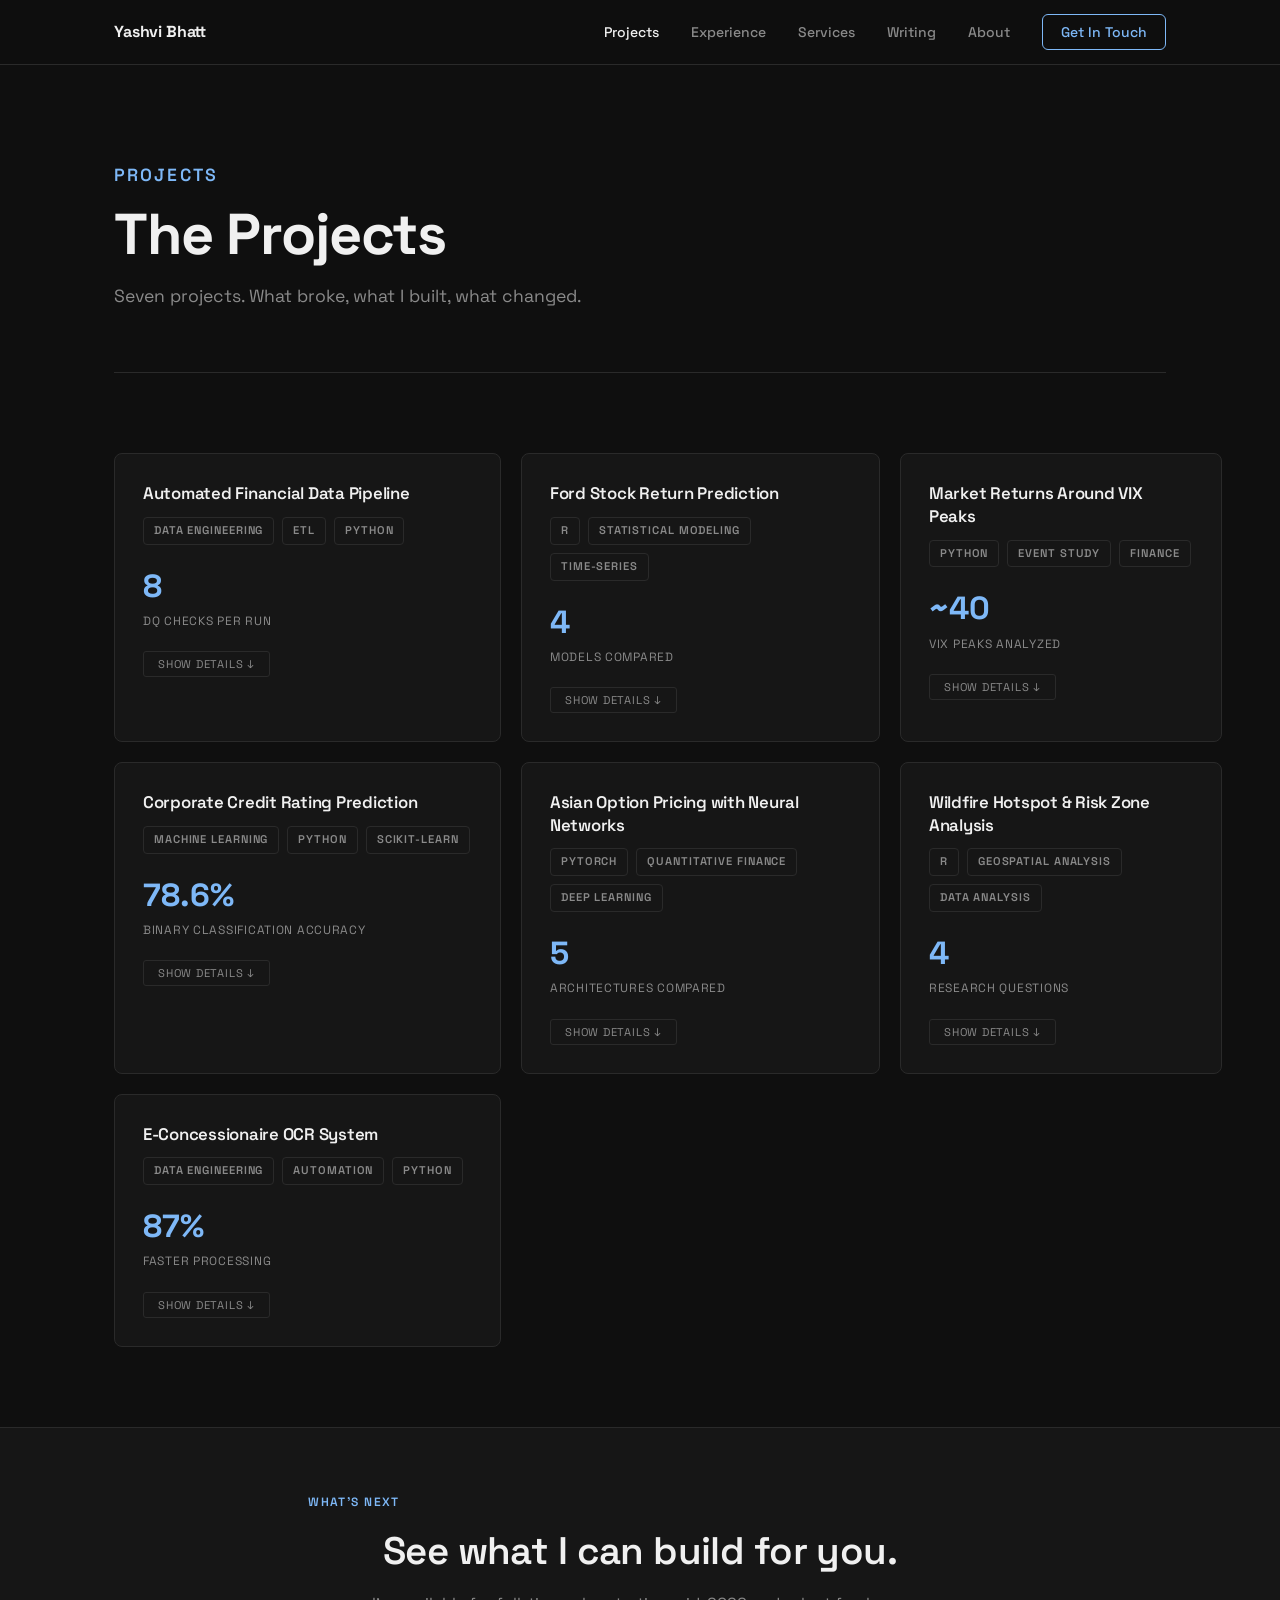
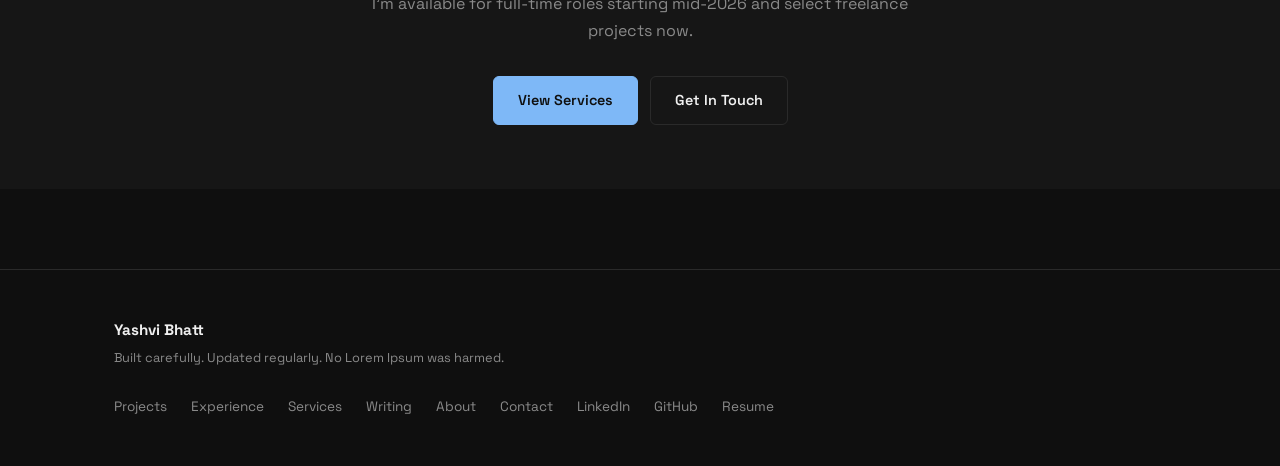
<file: work.html>
<!DOCTYPE html>
<html lang="en">
<head>
  <meta charset="UTF-8" />
  <meta name="viewport" content="width=device-width, initial-scale=1.0" />
  <title>Projects — Yashvi Bhatt</title>
  <meta name="description" content="Seven projects. Data pipelines, QA automation, web development, and financial systems. What broke, what I built, what changed." />
  <link rel="preconnect" href="https://fonts.googleapis.com" />
  <link rel="preconnect" href="https://fonts.gstatic.com" crossorigin />
  <link href="https://fonts.googleapis.com/css2?family=Space+Grotesk:wght@400;500;600;700&display=swap" rel="stylesheet" />
  <link rel="stylesheet" href="css/style.css" />
  <style>
    /* ── Tile grid ── */
    .cs-tile-grid {
      display: grid;
      grid-template-columns: repeat(3, 1fr);
      gap: 20px;
      align-items: stretch;           /* equal height per row */
      margin-bottom: 80px;
    }
    @media (max-width: 960px) { .cs-tile-grid { grid-template-columns: repeat(2, 1fr); } }
    @media (max-width: 580px)  { .cs-tile-grid { grid-template-columns: 1fr; } }

    /* Collapsed tile */
    .cs-tile-grid .case-study {
      border: 1px solid var(--border);
      border-radius: 8px;
      padding: 28px;
      background: var(--bg-2);
      cursor: pointer;
      transition: border-color 0.2s ease, box-shadow 0.2s ease;
      display: flex;
      flex-direction: column;
    }
    .cs-tile-grid .case-study:hover {
      border-color: var(--accent);
      box-shadow: 0 4px 16px rgba(0,0,0,0.06);
    }

    /* Expanded tile — full width, reverts to original case-study look */
    .cs-tile-grid .case-study.cs-open {
      grid-column: 1 / -1;
      background: transparent;
      border: none;
      border-bottom: 1px solid var(--border);
      border-radius: 0;
      padding: 48px 0;
      cursor: default;
      display: block;
      box-shadow: none;
    }
    .cs-tile-grid .case-study.cs-open:hover {
      border-color: var(--border);
      box-shadow: none;
    }

    /* Tile header: stack vertically, kill the 48px bottom margin from style.css */
    .cs-tile-grid .case-study:not(.cs-open) .cs-header {
      display: flex;
      flex-direction: column;
      gap: 0;
      margin-bottom: 0;
      flex: 1;
    }

    /* Compact h2 inside tile */
    .cs-tile-grid .case-study:not(.cs-open) .cs-header h2 {
      font-size: 1.05rem;
      line-height: 1.35;
      margin: 0;
    }

    /* Metric stat: left-align and push below tags */
    .cs-tile-grid .case-study:not(.cs-open) .cs-header > div:last-of-type {
      text-align: left !important;
      margin-top: 16px;
    }

    /* Body accordion */
    .cs-body {
      max-height: 0;
      overflow: hidden;
      opacity: 0;
      transition: max-height 0.45s ease, opacity 0.3s ease;
    }
    .case-study.cs-open .cs-body { max-height: 4000px; opacity: 1; }

    /* Header stays clickable */
    .cs-header { cursor: pointer; user-select: none; }

    /* Toggle button — auto top margin pushes it to bottom of tile */
    .cs-toggle-btn {
      margin-top: 20px;
      background: none;
      border: 1px solid var(--border);
      color: var(--text-muted);
      font-size: 0.7rem;
      padding: 5px 14px;
      border-radius: 3px;
      cursor: pointer;
      font-family: inherit;
      letter-spacing: 0.07em;
      text-transform: uppercase;
      display: inline-block;
      transition: color 0.15s, border-color 0.15s;
      align-self: flex-start;
    }
    .cs-toggle-btn:hover { color: var(--accent); border-color: var(--accent); }
  </style>
</head>
<body>

  <!-- NAV -->
  <nav>
    <div class="nav-inner">
      <a href="index.html" class="nav-logo">Yashvi Bhatt</a>
      <ul class="nav-links" id="navLinks">
        <li><a href="work.html" class="active">Projects</a></li>
        <li><a href="experience.html">Experience</a></li>
        <li><a href="services.html">Services</a></li>
        <li><a href="writing.html">Writing</a></li>
        <li><a href="about.html">About</a></li>
        <li><a href="contact.html" class="nav-cta">Get In Touch</a></li>
      </ul>
      <button class="nav-toggle" id="navToggle" aria-label="Toggle navigation">
        <span></span><span></span><span></span>
      </button>
    </div>
  </nav>

  <!-- PAGE HEADER -->
  <div class="container">
    <div class="page-header">
      <p class="eyebrow">Projects</p>
      <h1>The Projects</h1>
      <p>Seven projects. What broke, what I built, what changed.</p>
    </div>
  </div>

  <!-- CASE STUDIES -->
  <div class="container">

    <!-- CS 1: FINANCIAL PIPELINE -->
    <div class="case-study" id="financial-pipeline">
      <div class="cs-header">
        <div>
          <h2>Automated Financial Data Pipeline</h2>
          <div class="cs-tags">
            <span class="cs-tag">Data Engineering</span>
            <span class="cs-tag">ETL</span>
            <span class="cs-tag">Python</span>
          </div>
        </div>
        <div style="text-align:right;">
          <div style="font-size:2rem; font-weight:700; color:var(--accent);">8</div>
          <div style="font-size:0.75rem; color:var(--text-muted); letter-spacing:0.06em; text-transform:uppercase;">DQ Checks Per Run</div>
        </div>
      </div>

      <div class="cs-grid">
        <div class="cs-block">
          <h4>Before</h4>
          <p>Two financial data sources with inconsistent formats, mismatched currency codes, and different ID schemes. Manual consolidation in Excel: error-prone, no audit trail, no quality checks. Duplicate transaction IDs from card-processor retry logic and null merchant names were causing formula errors in downstream reports.</p>
        </div>
        <div class="cs-block">
          <h4>After</h4>
          <ul>
            <li>Multi-source extraction: two CSV feeds + simulated FX-rate API merged cleanly</li>
            <li>12-step deterministic cleaning: dedup, null fills, type coercion, currency validation</li>
            <li>8 automated DQ checks on every run: null, duplicate, schema, amount range, z-score anomaly, date range, category, and status validation</li>
            <li>All amounts normalised to USD via configurable FX rates</li>
            <li>Full audit trail: per-run JSON DQ report + <code>pipeline_runs</code> database record</li>
            <li>MySQL output connects directly to Metabase, Tableau, or Grafana</li>
          </ul>
        </div>
      </div>

      <div class="cs-shipped">
        <h4>What I Shipped</h4>
        <p>A production-style Python ETL pipeline that extracts from two CSV sources and a simulated FX-rate API, applies a 12-step cleaning process, runs 8 data-quality validations, converts all amounts to USD, and loads results into MySQL via idempotent batch upsert. Every run writes a structured JSON DQ report and a <code>pipeline_runs</code> audit record. Includes dry-run mode (no database required), 35 pytest tests across extract, transform, and validate layers, and 10 analytics-ready SQL queries for BI tools.</p>
        <p class="cs-stack">Tech: Python &middot; MySQL &middot; pandas &middot; pytest &middot; ETL &middot; Data Quality Automation</p>
      </div>

      <div class="cs-learned">
        <h4>What I&rsquo;d tell myself before starting</h4>
        <p>The cleaning step took longer than the pipeline itself. Twelve steps sounds like a lot until you see what raw data from two mismatched systems actually looks like. Schema standardisation first, automation second &mdash; that order matters.</p>
      </div>
      <div style="margin-top:24px;">
        <a href="https://github.com/yashvibhatt/financial-data-pipeline" target="_blank" rel="noopener" class="btn btn-ghost">View on GitHub &rarr;</a>
      </div>
    </div>

    <!-- CS 2: FORD STOCK RETURN PREDICTION -->
    <div class="case-study" id="ford-stock-prediction">
      <div class="cs-header">
        <div>
          <h2>Ford Stock Return Prediction</h2>
          <div class="cs-tags">
            <span class="cs-tag">R</span>
            <span class="cs-tag">Statistical Modeling</span>
            <span class="cs-tag">Time-Series</span>
          </div>
        </div>
        <div style="text-align:right;">
          <div style="font-size:2rem; font-weight:700; color:var(--accent);">4</div>
          <div style="font-size:0.75rem; color:var(--text-muted); letter-spacing:0.06em; text-transform:uppercase;">Models Compared</div>
        </div>
      </div>

      <div class="cs-grid">
        <div class="cs-block">
          <h4>Before</h4>
          <p>Ford&rsquo;s monthly stock return is shaped by dozens of macroeconomic variables &mdash; S&amp;P 500 movements, oil prices, treasury yields, VIX, exchange rates. Standard linear regression doesn&rsquo;t handle multicollinearity or time-structure in financial data well. 263 monthly observations (Jan 2004&ndash;Nov 2025) spanning multiple market cycles.</p>
        </div>
        <div class="cs-block">
          <h4>After</h4>
          <ul>
            <li>4 regression models built and compared: OLS, Stepwise AIC, Mallows&rsquo; Cp, CAPM</li>
            <li>Time-aware train/test split to respect temporal ordering</li>
            <li>Robust HC standard errors applied to correct for heteroskedasticity</li>
            <li>VIF diagnostics used to identify and address multicollinearity</li>
            <li>Significant macro predictors of Ford&rsquo;s monthly return identified</li>
          </ul>
        </div>
      </div>

      <div class="cs-shipped">
        <h4>What I Shipped</h4>
        <p>A full regression study in R comparing four approaches to predicting Ford monthly returns from macroeconomic and market data. Includes model selection, multicollinearity diagnostics, heteroskedasticity-robust inference, and out-of-sample evaluation using a time-aware split.</p>
        <p class="cs-stack">Tech: R &middot; ggplot2 &middot; dplyr &middot; MASS &middot; leaps &middot; lmtest &middot; estimatr &middot; corrplot &middot; knitr</p>
      </div>

      <div class="cs-learned">
        <h4>What I&rsquo;d tell myself before starting</h4>
        <p>Running stepwise selection without checking multicollinearity first gives you a confident model with inflated coefficients. VIF diagnostics before model selection, not after.</p>
      </div>
      <div style="margin-top:24px;">
        <a href="https://github.com/yashvibhatt/ford-project" target="_blank" rel="noopener" class="btn btn-ghost">View on GitHub &rarr;</a>
      </div>
    </div>

    <!-- CS 3: VIX PEAKS EVENT STUDY -->
    <div class="case-study" id="vix-event-study">
      <div class="cs-header">
        <div>
          <h2>Market Returns Around VIX Peaks</h2>
          <div class="cs-tags">
            <span class="cs-tag">Python</span>
            <span class="cs-tag">Event Study</span>
            <span class="cs-tag">Finance</span>
          </div>
        </div>
        <div style="text-align:right;">
          <div style="font-size:2rem; font-weight:700; color:var(--accent);">~40</div>
          <div style="font-size:0.75rem; color:var(--text-muted); letter-spacing:0.06em; text-transform:uppercase;">VIX Peaks Analyzed</div>
        </div>
      </div>

      <div class="cs-grid">
        <div class="cs-block">
          <h4>Before</h4>
          <p>VIX spikes are widely treated as fear signals, but the equity return pattern around peaks &mdash; before and after &mdash; is rarely examined systematically. Do markets actually mean-revert post-spike? Does the response differ by sector or volatility tier? No structured answer existed for the 2016&ndash;present period.</p>
        </div>
        <div class="cs-block">
          <h4>After</h4>
          <ul>
            <li>~40 VIX peaks detected (2016&ndash;present, local max &ge;25, &plusmn;5-day window)</li>
            <li>S&amp;P 500 return: &minus;0.24%/day pre-peak &rarr; +0.19%/day post-peak</li>
            <li>High-volatility stocks: &minus;0.29% &rarr; +0.30% (amplified reversal)</li>
            <li>Energy and Financials led post-peak recovery across GICS sectors</li>
            <li>Event windows: &plusmn;10 trading days around each peak</li>
          </ul>
        </div>
      </div>

      <div class="cs-shipped">
        <h4>What I Shipped</h4>
        <p>A Python-based event study examining equity market behavior around CBOE VIX spikes. Automated peak detection, average abnormal return (AAR) and cumulative abnormal return (CAR) calculations, volatility-sorted portfolio analysis, and GICS sector breakdown. Visualizations for all four dimensions.</p>
        <p class="cs-stack">Tech: Python &middot; pandas &middot; numpy &middot; scipy &middot; yfinance &middot; matplotlib &middot; Jupyter</p>
      </div>

      <div class="cs-learned">
        <h4>What I&rsquo;d tell myself before starting</h4>
        <p>Sector labels from live API data shift over time as companies reclassify. The size proxy using volatility sorting is imperfect but captures the intended risk-tier effect well enough for this event window.</p>
      </div>
      <div style="margin-top:24px;">
        <a href="https://github.com/yashvibhatt/vix-peaks-event-study" target="_blank" rel="noopener" class="btn btn-ghost">View on GitHub &rarr;</a>
      </div>
    </div>

    <!-- CS 4: CREDIT RATING PREDICTION -->
    <div class="case-study" id="credit-rating-ml">
      <div class="cs-header">
        <div>
          <h2>Corporate Credit Rating Prediction</h2>
          <div class="cs-tags">
            <span class="cs-tag">Machine Learning</span>
            <span class="cs-tag">Python</span>
            <span class="cs-tag">scikit-learn</span>
          </div>
        </div>
        <div style="text-align:right;">
          <div style="font-size:2rem; font-weight:700; color:var(--accent);">78.6%</div>
          <div style="font-size:0.75rem; color:var(--text-muted); letter-spacing:0.06em; text-transform:uppercase;">Binary Classification Accuracy</div>
        </div>
      </div>

      <div class="cs-grid">
        <div class="cs-block">
          <h4>Before</h4>
          <p>Moody&rsquo;s corporate credit ratings encode complex relationships across 26 financial variables including EBITDA, ROA, ROE, and debt ratios. The rating process is opaque. The question: can a classifier reproduce investment-grade vs. speculative-grade distinctions from financial ratios alone?</p>
        </div>
        <div class="cs-block">
          <h4>After</h4>
          <ul>
            <li>Multiclass (8 rating groups): Voting Ensemble 67.5%, Random Forest 67.4%</li>
            <li>Binary (Investment vs. Speculative): Decision Tree and Voting Ensemble both 78.6%</li>
            <li>Cross-validated on 1,700 corporate observations (RepeatedStratifiedKFold, 5&times;2)</li>
            <li>AdaBoost and Logistic Regression also benchmarked</li>
            <li>Key financial predictors of rating regime identified</li>
          </ul>
        </div>
      </div>

      <div class="cs-shipped">
        <h4>What I Shipped</h4>
        <p>A full ML classification pipeline in Python. Four algorithms implemented and compared across both multiclass and binary formulations. Rigorous cross-validation with RepeatedStratifiedKFold to prevent class imbalance leakage. Feature importance analysis to identify which financial ratios carry the most signal.</p>
        <p class="cs-stack">Tech: Python &middot; scikit-learn &middot; pandas &middot; seaborn &middot; Random Forest &middot; AdaBoost &middot; Logistic Regression &middot; Voting Ensemble</p>
      </div>

      <div class="cs-learned">
        <h4>What I&rsquo;d tell myself before starting</h4>
        <p>Collapsing 8 rating classes to binary investment/speculative roughly doubles accuracy. The model isn&rsquo;t predicting ratings &mdash; it&rsquo;s detecting risk regime. That&rsquo;s actually the more actionable question.</p>
      </div>
      <div style="margin-top:24px;">
        <a href="https://github.com/yashvibhatt/ml-finance-models" target="_blank" rel="noopener" class="btn btn-ghost">View on GitHub &rarr;</a>
      </div>
    </div>

    <!-- CS 5: ASIAN OPTION PRICING NN -->
    <div class="case-study" id="asian-option-pricing">
      <div class="cs-header">
        <div>
          <h2>Asian Option Pricing with Neural Networks</h2>
          <div class="cs-tags">
            <span class="cs-tag">PyTorch</span>
            <span class="cs-tag">Quantitative Finance</span>
            <span class="cs-tag">Deep Learning</span>
          </div>
        </div>
        <div style="text-align:right;">
          <div style="font-size:2rem; font-weight:700; color:var(--accent);">5</div>
          <div style="font-size:0.75rem; color:var(--text-muted); letter-spacing:0.06em; text-transform:uppercase;">Architectures Compared</div>
        </div>
      </div>

      <div class="cs-grid">
        <div class="cs-block">
          <h4>Before</h4>
          <p>Pricing arithmetic Asian options requires Monte Carlo simulation with tens of thousands of paths. Computationally expensive by design, with no closed-form solution. The research question: can a neural network trained on synthetic GBM data serve as a fast, accurate surrogate pricer?</p>
        </div>
        <div class="cs-block">
          <h4>After</h4>
          <ul>
            <li>MLP best performer: MAE 0.0256, RMSE 0.0860</li>
            <li>Inference near-instant vs. 50,000-path Monte Carlo simulation</li>
            <li>CNN, LSTM, CNN-LSTM, and TCN all tested &mdash; all overfit on available data</li>
            <li>Adaptive sampling did not improve generalization</li>
            <li>Dataset size identified as the binding constraint, not architecture</li>
          </ul>
        </div>
      </div>

      <div class="cs-shipped">
        <h4>What I Shipped</h4>
        <p>A PyTorch-based surrogate pricing model trained on synthetic option data generated via Geometric Brownian Motion simulation. Five architectures benchmarked (MLP, CNN, LSTM, CNN-LSTM, TCN) with full training curves. Dataset construction, adaptive sampling experiments, and out-of-sample evaluation all documented.</p>
        <p class="cs-stack">Tech: Python &middot; PyTorch &middot; numpy &middot; scipy &middot; pandas &middot; Geometric Brownian Motion &middot; Jupyter</p>
      </div>

      <div class="cs-learned">
        <h4>What I&rsquo;d tell myself before starting</h4>
        <p>MLP generalizes better here because it has fewer parameters to overfit with. The more complex architectures need data volume that the simulation budget didn&rsquo;t reach. More data &gt; better architecture when you&rsquo;re data-constrained.</p>
      </div>
      <div style="margin-top:24px;">
        <a href="https://github.com/yashvibhatt/asian-option-neural-pricing" target="_blank" rel="noopener" class="btn btn-ghost">View on GitHub &rarr;</a>
      </div>
    </div>

    <!-- CS 6: WILDFIRE ANALYSIS -->
    <div class="case-study" id="wildfire-analysis">
      <div class="cs-header">
        <div>
          <h2>Wildfire Hotspot &amp; Risk Zone Analysis</h2>
          <div class="cs-tags">
            <span class="cs-tag">R</span>
            <span class="cs-tag">Geospatial Analysis</span>
            <span class="cs-tag">Data Analysis</span>
          </div>
        </div>
        <div style="text-align:right;">
          <div style="font-size:2rem; font-weight:700; color:var(--accent);">4</div>
          <div style="font-size:0.75rem; color:var(--text-muted); letter-spacing:0.06em; text-transform:uppercase;">Research Questions</div>
        </div>
      </div>

      <div class="cs-grid">
        <div class="cs-block">
          <h4>Before</h4>
          <p>Wildfire risk is spatially uneven and seasonally structured, but the patterns are buried in raw incident data. Without structured analysis, resource allocation and risk communication rely on intuition. Four research questions about hotspots, high-risk zones, temporal clustering, and contributing factors needed systematic answers.</p>
        </div>
        <div class="cs-block">
          <h4>After</h4>
          <ul>
            <li>Wildfire hotspot clusters identified geographically</li>
            <li>High-risk zones delineated based on incident data patterns</li>
            <li>Temporal and seasonal patterns in fire occurrence analyzed</li>
            <li>Contributing environmental and geographic factors examined</li>
            <li>Findings presented in a formal report with spatial visualizations</li>
          </ul>
        </div>
      </div>

      <div class="cs-shipped">
        <h4>What I Shipped</h4>
        <p>A structured geospatial analysis of wildfire incident data addressing four research questions. Built in R with RMarkdown for reproducibility. Spatial visualizations, trend analysis, and a formal written report with findings and methodology documented end-to-end.</p>
        <p class="cs-stack">Tech: R &middot; RMarkdown &middot; ggplot2 &middot; Geospatial Analysis</p>
      </div>

      <div class="cs-learned">
        <h4>What I&rsquo;d tell myself before starting</h4>
        <p>Spatial data has strong autocorrelation &mdash; nearby fires share causes, weather, and terrain. Treating observations as independent overstates statistical confidence. The way findings are framed matters as much as the analysis itself.</p>
      </div>
      <div style="margin-top:24px;">
        <a href="https://github.com/yashvibhatt/wildfire-analysis" target="_blank" rel="noopener" class="btn btn-ghost">View on GitHub &rarr;</a>
      </div>
    </div>

    <!-- CS 7: E-CONCESSIONAIRE (earliest project) -->
    <div class="case-study" id="e-concessionaire">
      <div class="cs-header">
        <div>
          <h2>E-Concessionaire OCR System</h2>
          <div class="cs-tags">
            <span class="cs-tag">Data Engineering</span>
            <span class="cs-tag">Automation</span>
            <span class="cs-tag">Python</span>
          </div>
        </div>
        <div style="text-align:right;">
          <div style="font-size:2rem; font-weight:700; color:var(--accent);">87%</div>
          <div style="font-size:0.75rem; color:var(--text-muted); letter-spacing:0.06em; text-transform:uppercase;">Faster Processing</div>
        </div>
      </div>

      <div class="cs-grid">
        <div class="cs-block">
          <h4>Before</h4>
          <p>A paper-based concessionaire form system. Every form filled by hand, collected physically, and processed manually. Fifteen days from submission to data in the system. Errors everywhere. No audit trail. No way to track status or catch mistakes before they caused delays.</p>
        </div>
        <div class="cs-block">
          <h4>After</h4>
          <ul>
            <li>Processing time: 15 days &rarr; 2 days (87% improvement)</li>
            <li>Documents read, validated, and stored without manual entry</li>
            <li>Encrypted and hashed for secure document verification</li>
            <li>Full audit trail now exists</li>
            <li>Human error in data entry: near zero</li>
          </ul>
        </div>
      </div>

      <div class="cs-shipped">
        <h4>What I Shipped</h4>
        <p>An automated OCR pipeline that reads physical forms, extracts structured data, validates it against a ruleset, and pushes it into a database without a human in the middle. Database-linked authentication streamlined the approvals flow.</p>
        <p class="cs-stack">Tech: Python &middot; OCR &middot; Encryption &amp; Hashing &middot; Database Authentication &middot; Relational Database</p>
      </div>

      <div class="cs-learned">
        <h4>What I&rsquo;d tell myself before starting</h4>
        <p>OCR fails messily on bad handwriting. The real work wasn&rsquo;t the extraction; it was building validation rules that catch failures without discarding good data.</p>
      </div>
      <div style="margin-top:24px; padding-top:20px; border-top:1px solid var(--border);">
        <p style="font-size:0.8rem; color:var(--text-muted); margin:0;">&#128274; Built under contract for Indian Railways. Source code is proprietary and cannot be shared publicly.</p>
      </div>
    </div>

  </div><!-- /.container -->

  <!-- CTA STRIP -->
  <section style="background: var(--bg-2); border-top: 1px solid var(--border); padding: 64px 0; margin-top: 80px;">
    <div class="container" style="text-align:center;">
      <p class="eyebrow mb-4">What&rsquo;s next</p>
      <h2 style="margin-bottom:16px;">See what I can build for you.</h2>
      <p style="margin: 0 auto 32px; text-align:center;">I&rsquo;m available for full-time roles starting mid-2026 and select freelance projects now.</p>
      <div class="btn-group" style="justify-content:center;">
        <a href="services.html" class="btn btn-primary">View Services</a>
        <a href="contact.html" class="btn btn-ghost">Get In Touch</a>
      </div>
    </div>
  </section>

  <!-- FOOTER -->
  <footer>
    <div class="footer-inner">
      <div class="footer-left">
        <div class="footer-name">Yashvi Bhatt</div>
        <p class="footer-tagline">Built carefully. Updated regularly. No Lorem Ipsum was harmed.</p>
      </div>
      <ul class="footer-links">
        <li><a href="work.html">Projects</a></li>
        <li><a href="experience.html">Experience</a></li>
        <li><a href="services.html">Services</a></li>
        <li><a href="writing.html">Writing</a></li>
        <li><a href="about.html">About</a></li>
        <li><a href="contact.html">Contact</a></li>
        <li><a href="https://linkedin.com/in/yashvi-bhatt" target="_blank" rel="noopener">LinkedIn</a></li>
        <li><a href="https://github.com/yashvibhatt" target="_blank" rel="noopener">GitHub</a></li>
        <li><a href="assets/documents/resume.pdf" target="_blank">Resume</a></li>
      </ul>
    </div>
  </footer>

  <script src="js/main.js"></script>
  <script>
    (function () {
      // 1. Find the container that holds all case studies
      var firstCS = document.querySelector('.case-study');
      if (!firstCS) return;
      var parent = firstCS.parentNode;

      // 2. Wrap all case studies in a tile grid
      var grid = document.createElement('div');
      grid.className = 'cs-tile-grid';
      parent.insertBefore(grid, firstCS);
      Array.from(parent.querySelectorAll(':scope > .case-study')).forEach(function (cs) {
        grid.appendChild(cs);
      });

      // 3. Set up each tile
      Array.from(grid.children).forEach(function (cs, i) {
        var header = cs.querySelector('.cs-header');
        if (!header) return;

        // Wrap everything after the header in a cs-body div
        var body = document.createElement('div');
        body.className = 'cs-body';
        Array.from(cs.children)
          .filter(function (el) { return el !== header; })
          .forEach(function (el) { body.appendChild(el); });
        cs.appendChild(body);

        // Toggle button inside header
        var btn = document.createElement('button');
        btn.className = 'cs-toggle-btn';
        btn.textContent = 'Show details \u2193';
        header.appendChild(btn);

        // Toggle function
        function toggle(e) {
          if (e) e.stopPropagation();
          var open = cs.classList.toggle('cs-open');
          btn.textContent = open ? 'Hide details \u2191' : 'Show details \u2193';
        }

        // Collapsed: whole tile is clickable
        cs.addEventListener('click', function (e) {
          if (!cs.classList.contains('cs-open')) toggle(e);
        });

        // Expanded: only header closes it
        header.addEventListener('click', function (e) {
          if (cs.classList.contains('cs-open')) toggle(e);
        });
      });
    })();
  </script>
</body>
</html>
</file>
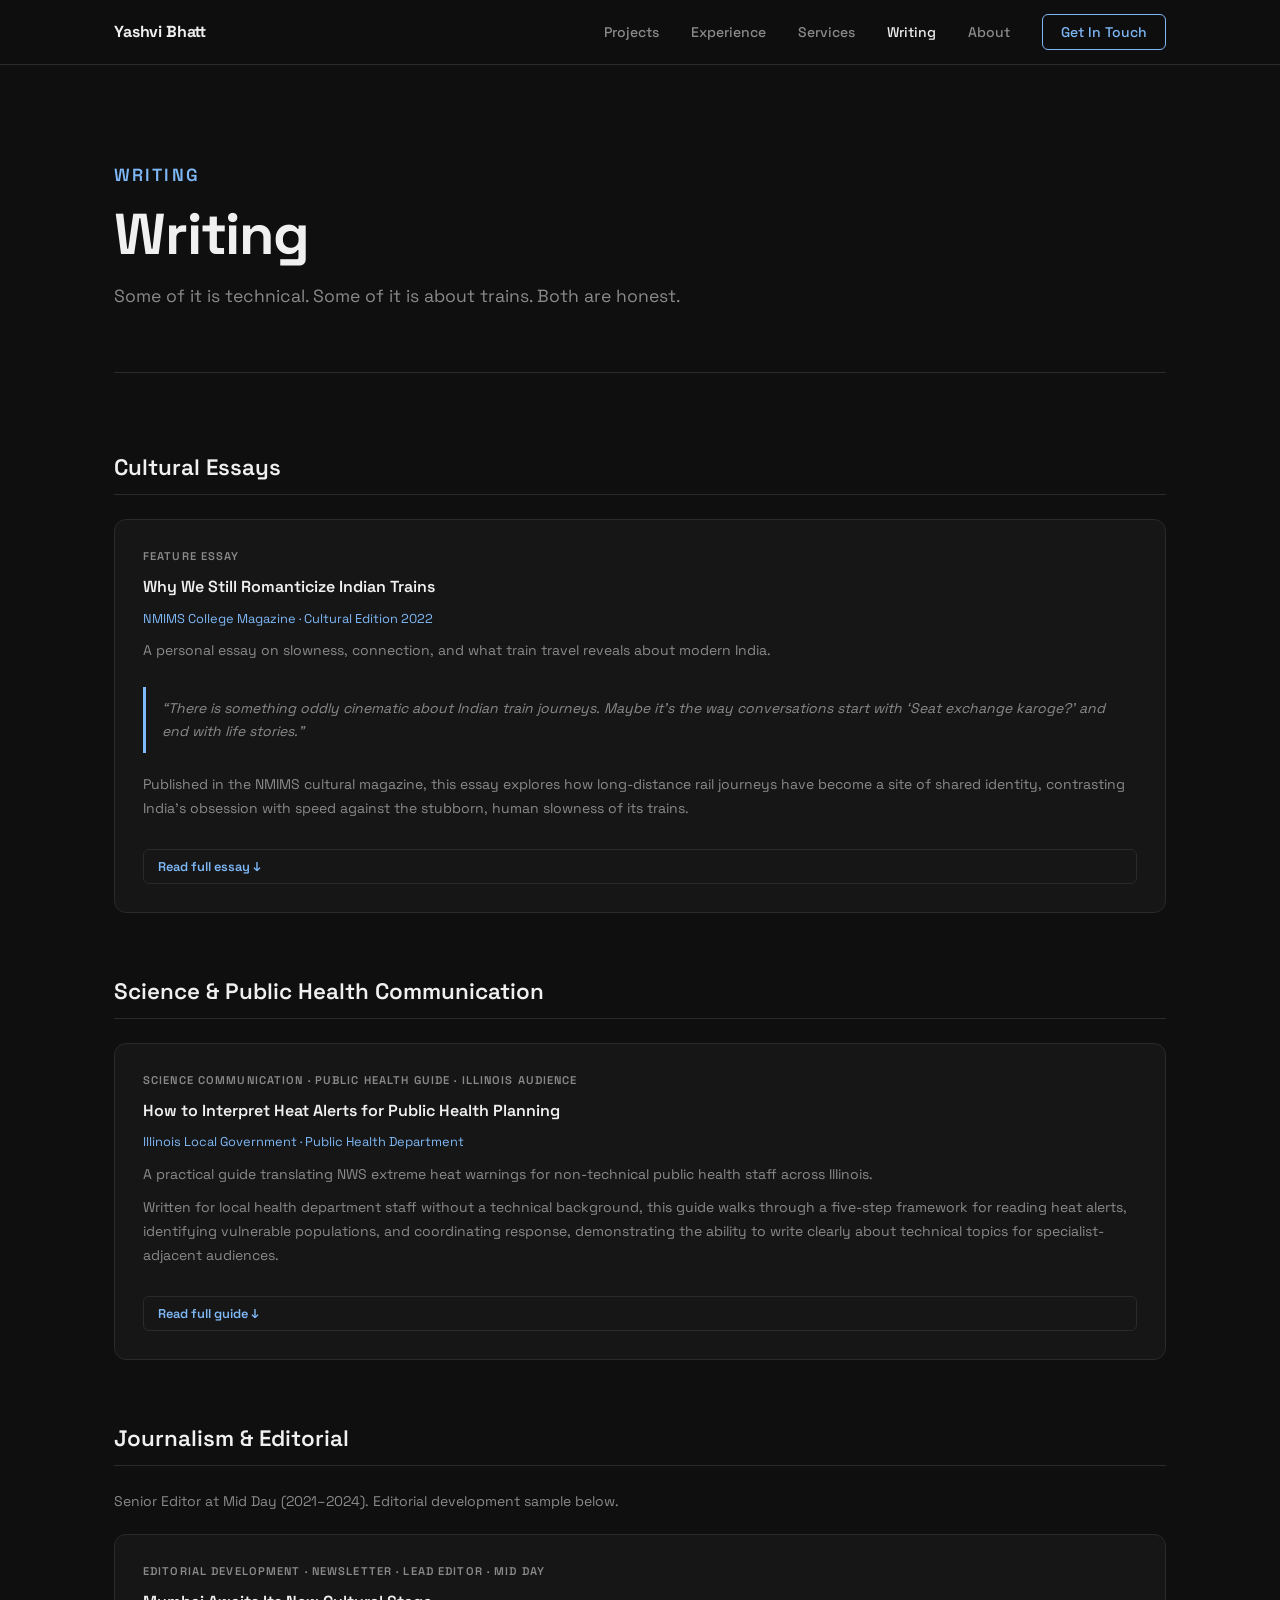
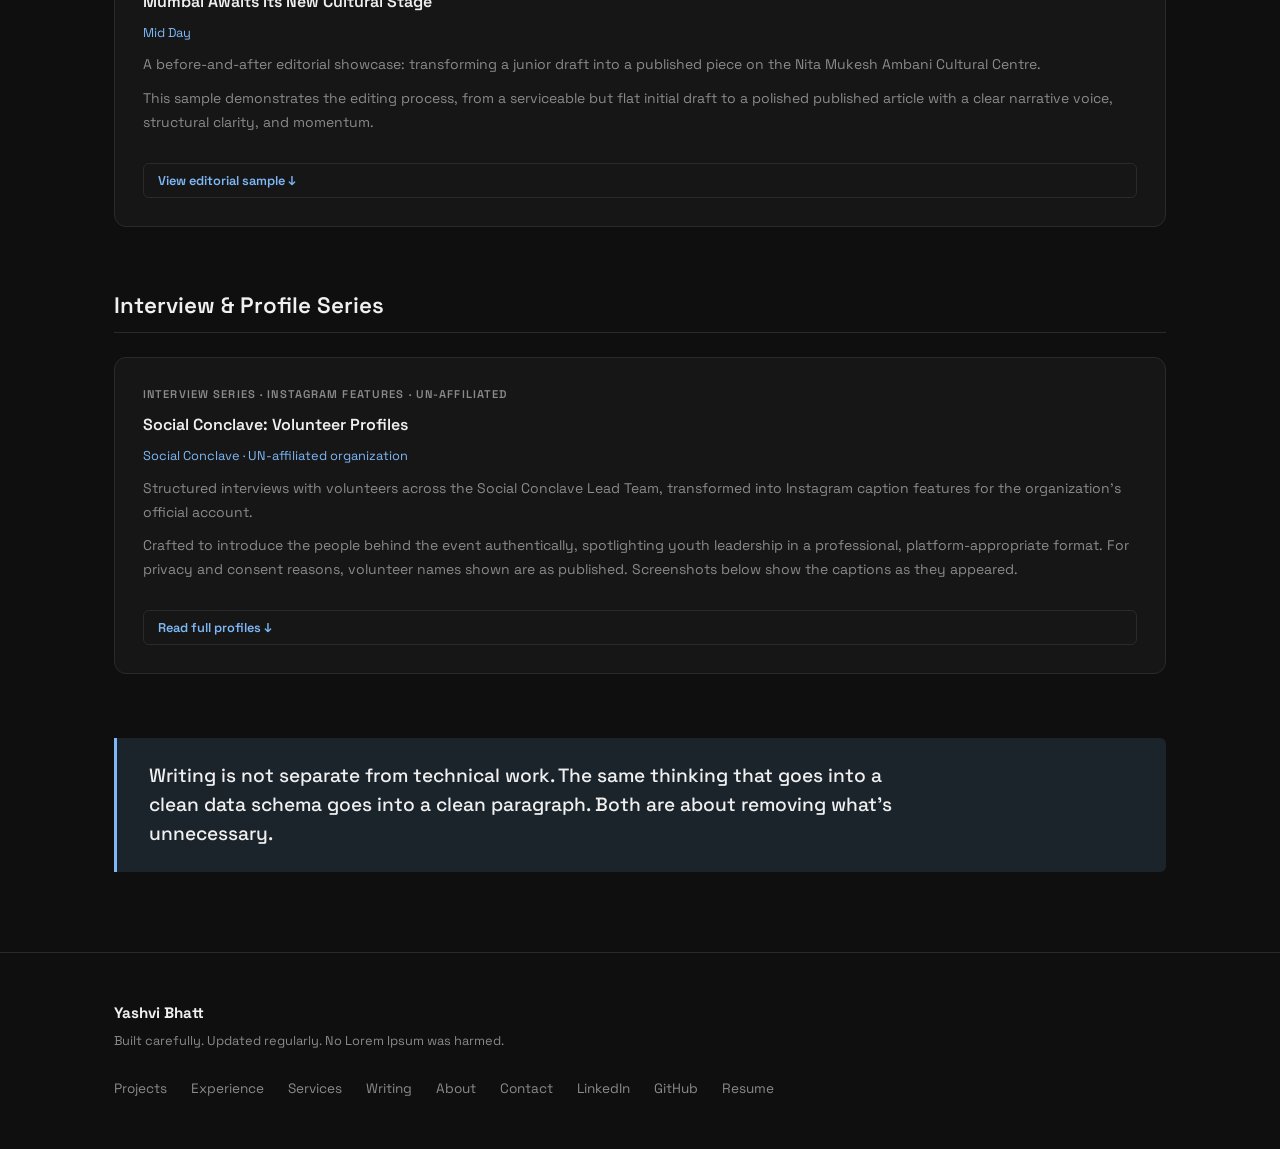
<file: writing.html>
<!DOCTYPE html>
<html lang="en">
<head>
  <meta charset="UTF-8" />
  <meta name="viewport" content="width=device-width, initial-scale=1.0" />
  <title>Writing — Yashvi Bhatt</title>
  <meta name="description" content="Technical work made readable. Essays about the world. Published writing across cultural, science communication, journalism, and interview formats." />
  <link rel="preconnect" href="https://fonts.googleapis.com" />
  <link rel="preconnect" href="https://fonts.gstatic.com" crossorigin />
  <link href="https://fonts.googleapis.com/css2?family=Space+Grotesk:wght@400;500;600;700&display=swap" rel="stylesheet" />
  <link rel="stylesheet" href="css/style.css" />
</head>
<body>

  <!-- NAV -->
  <nav>
    <div class="nav-inner">
      <a href="index.html" class="nav-logo">Yashvi Bhatt</a>
      <ul class="nav-links" id="navLinks">
        <li><a href="work.html">Projects</a></li>
        <li><a href="experience.html">Experience</a></li>
        <li><a href="services.html">Services</a></li>
        <li><a href="writing.html" class="active">Writing</a></li>
        <li><a href="about.html">About</a></li>
        <li><a href="contact.html" class="nav-cta">Get In Touch</a></li>
      </ul>
      <button class="nav-toggle" id="navToggle" aria-label="Toggle navigation">
        <span></span><span></span><span></span>
      </button>
    </div>
  </nav>

  <!-- PAGE HEADER -->
  <div class="container">
    <div class="page-header">
      <p class="eyebrow">Writing</p>
      <h1>Writing</h1>
      <p>Some of it is technical. Some of it is about trains. Both are honest.</p>
    </div>
  </div>

  <!-- GALLERY -->
  <div class="container">

    <!-- Category 1: Cultural Essays -->
    <div class="gallery-category">
      <h3>Cultural Essays</h3>
      <div class="gallery-grid">
        <div class="gallery-card">
          <span class="gallery-card-type">Feature Essay</span>
          <h4>Why We Still Romanticize Indian Trains</h4>
          <span class="source">NMIMS College Magazine &middot; Cultural Edition 2022</span>
          <p>A personal essay on slowness, connection, and what train travel reveals about modern India.</p>
          <blockquote class="essay-pullquote">&ldquo;There is something oddly cinematic about Indian train journeys. Maybe it&rsquo;s the way conversations start with &lsquo;Seat exchange karoge?&rsquo; and end with life stories.&rdquo;</blockquote>
          <p class="essay-context">Published in the NMIMS cultural magazine, this essay explores how long-distance rail journeys have become a site of shared identity, contrasting India&rsquo;s obsession with speed against the stubborn, human slowness of its trains.</p>
          <button class="essay-toggle" onclick="toggleEssay(this)" data-target="essay-trains">Read full essay &darr;</button>
          <div class="essay-body" id="essay-trains">
            <p>There is something oddly cinematic about Indian train journeys.</p>
            <p>Maybe it&rsquo;s the way conversations start with &ldquo;Seat exchange karoge?&rdquo; and end with life stories. Maybe it&rsquo;s the uncle who insists you try homemade theplas at 6 a.m. Or maybe it&rsquo;s just the fact that nowhere else are you forced into slow living quite like this.</p>
            <p>For a country obsessed with speed and growth, trains remain stubbornly unhurried. Flights get you there faster. Highways look shinier. But trains? Trains make you feel something.</p>
            <p>You step onto the train. It&rsquo;s chaos. There are announcements you can hardly hear, porters pushing through the crowds, and chai sellers balancing steel kettles. Once the train starts moving, things calm down. The city starts to fade as a cold wind blows on your face. The noise softens. And suddenly, you&rsquo;re watching fields blur into sunsets you didn&rsquo;t plan to notice.</p>
            <p>Every coach is its own ecosystem. There&rsquo;s always: the over-prepared family with four suitcases for a two-day trip, the engineering student solving aptitude questions five minutes before a campus placement, the auntie who asks your &ldquo;good name&rdquo; and somehow reaches your career plans within three questions.</p>
            <p>Strangers share food. People debate politics. Someone is playing music loudly. For some reason, people just deal with it and try to get along. Music is still playing loudly, but there is this understanding that we all have to live together.</p>
            <p>Indian trains are not comfortable in the luxury sense. They are comfortable in the familiarity sense. They are childhood summer vacations. They are long-distance friendships. They say goodbye with tears on platforms. Arrive in a daze at dawn.</p>
            <p>In a world chasing speed, train trips show us that it&rsquo;s ok to slow down sometimes. Like sipping tea from a paper cup and sitting by the window &mdash; a seat you really wanted.</p>
            <p>Maybe that&rsquo;s why we romanticize them. Because somewhere between departure and arrival, we feel a little more human.</p>
            <p class="essay-citation">Published in the NMIMS College Magazine, Cultural Edition 2022.</p>
          </div>
        </div>
      </div>
    </div>

    <!-- Category 2: Science & Public Health -->
    <div class="gallery-category">
      <h3>Science &amp; Public Health Communication</h3>
      <div class="gallery-grid">
        <div class="gallery-card">
          <span class="gallery-card-type">Science Communication &middot; Public Health Guide &middot; Illinois Audience</span>
          <h4>How to Interpret Heat Alerts for Public Health Planning</h4>
          <span class="source">Illinois Local Government &middot; Public Health Department</span>
          <p>A practical guide translating NWS extreme heat warnings for non-technical public health staff across Illinois.</p>
          <p class="essay-context">Written for local health department staff without a technical background, this guide walks through a five-step framework for reading heat alerts, identifying vulnerable populations, and coordinating response, demonstrating the ability to write clearly about technical topics for specialist-adjacent audiences.</p>
          <button class="essay-toggle" onclick="toggleEssay(this)" data-target="essay-heat">Read full guide &darr;</button>
          <div class="essay-body" id="essay-heat">
            <p><strong>Purpose:</strong> This guide explains how to interpret extreme heat warnings and use them to support public health planning.</p>
            <p><strong>1. Identify the type of alert.</strong> Start by noting whether it is a heat advisory, excessive heat watch, or excessive heat warning. Each indicates a different level of intensity and urgency.</p>
            <p><strong>2. Look at the time period.</strong> Check the start and end dates. Longer events may require sustained public health actions, while shorter alerts may require immediate outreach.</p>
            <p><strong>3. Understand key heat indicators.</strong> Pay attention to heat index values and expected daytime and nighttime temperatures. High nighttime temperatures are especially important, as they limit the body&rsquo;s ability to recover from daytime heat exposure.</p>
            <p><strong>4. Consider population vulnerability.</strong> Older adults, outdoor workers, people with chronic health conditions, and households without reliable cooling are generally at greatest risk.</p>
            <p><strong>5. Calculate potential health impacts.</strong> Extreme heat can increase the likelihood of heat exhaustion, heat stroke, emergency department admissions, and worsening of existing heart or lung conditions.</p>
            <p><strong>Using alerts for planning:</strong> Depending on the intensity and duration of the alert, public health departments may consider sharing heat safety guidance, coordinating with local agencies to open or extend cooling centers, increasing illness monitoring, and supporting outreach to high-risk groups.</p>
            <p><strong>Common misinterpretations to avoid:</strong> Treating all heat alerts as equal in intensity; relying only on air temperature without considering the heat index; assuming risk is uniform across all communities.</p>
          </div>
        </div>
      </div>
    </div>

    <!-- Category 3: Journalism & Editorial -->
    <div class="gallery-category">
      <h3>Journalism &amp; Editorial</h3>
      <p style="font-size:0.875rem; color:var(--text-muted); margin-bottom:20px; max-width:60ch;">Senior Editor at Mid Day (2021&ndash;2024). Editorial development sample below.</p>

      <div class="gallery-grid">
        <div class="gallery-card">
          <span class="gallery-card-type">Editorial Development &middot; Newsletter &middot; Lead Editor &middot; Mid Day</span>
          <h4>Mumbai Awaits Its New Cultural Stage</h4>
          <span class="source">Mid Day</span>
          <p>A before-and-after editorial showcase: transforming a junior draft into a published piece on the Nita Mukesh Ambani Cultural Centre.</p>
          <p class="essay-context">This sample demonstrates the editing process, from a serviceable but flat initial draft to a polished published article with a clear narrative voice, structural clarity, and momentum.</p>
          <button class="essay-toggle" onclick="toggleEssay(this)" data-target="essay-mumbai">View editorial sample &darr;</button>
          <div class="essay-body" id="essay-mumbai">
            <div class="essay-before-after">
              <div class="essay-draft-col">
                <h5>Initial junior draft &mdash; Vansh Jain</h5>
                <p>Mumbai is going to open a new cultural centre called the Nita Mukesh Ambani Cultural Centre in Bandra Kurla Complex. It is expected to be the biggest art and theatre in India. The centre will include different performance halls and art exhibition spaces.</p>
                <p>The Grand Theatre will have a seating capacity of around 2,000 people and there will also be smaller studio theatres for other types of performances. There is also an Art House which will host exhibitions and installations. The idea is to bring international and Indian art together under one roof.</p>
                <p>There are going to be many shows lined up for the opening season that include musicals, dance performances and art exhibitions. Many people are excited because this could make Mumbai come on the global cultural map.</p>
              </div>
              <div class="essay-draft-col essay-draft-col--published">
                <h5>Published version &mdash; Yashvi Bhatt, Lead Editor</h5>
                <p>Mumbai is about to gain more than a new building, more than a large auditorium, it is about to gain a stage ambitious enough to match its cultural appetite.</p>
                <p>The Nita Mukesh Ambani Cultural Centre, all set to open on the 31st of March, in Bandra Kurla Complex, promises to reshape how the city experiences art. For decades, the heart of Bollywood has created world class talent in theatre, dance, cinema, and design. What has held it back is a space designed to hold that ambition at scale.</p>
                <p>The numbers alone signal grandeur. A 2,000 seat Grand Theatre built for large format productions, intimate studio venues for experimental work, and a multi level Art House curated to international museum standards.</p>
                <p>What makes this centre exciting is the programming already taking shape. Broadway-style musicals are expected to share space with Indian classical dance. Immersive art installations will sit alongside culturally rich textile exhibitions rooted in tradition. It is less about competition and more about coexistence.</p>
                <p>This will not just be another cultural venue. It will become part of Mumbai&rsquo;s rhythm, a place where art is not occasional, but constant.</p>
              </div>
            </div>
          </div>
        </div>
      </div>
    </div>

    <!-- Category 4: Interview Series -->
    <div class="gallery-category">
      <h3>Interview &amp; Profile Series</h3>
      <div class="gallery-grid">
        <div class="gallery-card">
          <span class="gallery-card-type">Interview Series &middot; Instagram Features &middot; UN-Affiliated</span>
          <h4>Social Conclave: Volunteer Profiles</h4>
          <span class="source">Social Conclave &middot; UN-affiliated organization</span>
          <p>Structured interviews with volunteers across the Social Conclave Lead Team, transformed into Instagram caption features for the organization&rsquo;s official account.</p>
          <p class="essay-context">Crafted to introduce the people behind the event authentically, spotlighting youth leadership in a professional, platform-appropriate format. For privacy and consent reasons, volunteer names shown are as published. Screenshots below show the captions as they appeared.</p>
          <button class="essay-toggle" onclick="toggleEssay(this)" data-target="essay-conclave">Read full profiles &darr;</button>
          <div class="essay-body" id="essay-conclave">

            <p class="ig-section-label">Communications Volunteer Feature</p>
            <div class="ig-post">
              <p class="ig-post-handle"><span>social_conclave</span> &nbsp;Meet the Team</p>
              <p><strong>Meher, Communications Volunteer</strong><br>
              &#127757; Storyteller at Heart &#127757;</p>
              <p>Every post, reel, and update you see? Meher probably drafted it.</p>
              <p>As part of the communications team, she ensures that the voices at Social Conclave reach beyond the venue and into communities worldwide.</p>
              <p>&ldquo;I believe stories move people more than statistics,&rdquo; she says. &ldquo;And this platform lets us amplify youth voices.&rdquo;</p>
              <p>Currently pursuing media studies, Meher wanted hands-on experience in impact-driven communication, and found it here.</p>
              <div class="ig-qa">
                <p><strong>We asked her:</strong></p>
                <p><strong>What does being part of a UN-powered initiative mean to you?</strong><br>&ldquo;It means responsibility. Words matter.&rdquo;</p>
                <p><strong>What&rsquo;s one skill you&rsquo;ve gained?</strong><br>&ldquo;Learning to communicate urgency without losing empathy.&rdquo;</p>
              </div>
              <p>Swipe to see her favorite moment from prep week &rarr;</p>
              <p class="ig-hashtags">#MeetTheTeam #SocialConclave #YouthVoices</p>
              <p class="ig-date">1 January 2022</p>
            </div>

            <p class="ig-section-label">Logistics Lead Spotlight</p>
            <div class="ig-post">
              <p class="ig-post-handle"><span>social_conclave</span> &nbsp;Meet the Team</p>
              <p><strong>Aarav, Logistics Lead</strong><br>
              &#10024; The Calm Behind the Chaos &#10024;</p>
              <p>If something runs smoothly at Social Conclave, chances are Aarav had something to do with it.</p>
              <p>As part of our logistics team, he&rsquo;s the one coordinating schedules, handling last-minute changes, and somehow staying calm through it all.</p>
              <p>&ldquo;When you&rsquo;re working on something powered by the UN, the pressure is real,&rdquo; he laughs. &ldquo;But so is the purpose.&rdquo;</p>
              <p>A second-year management student, Aarav joined as a volunteer last year. This year, he stepped up to lead operations.</p>
              <div class="ig-qa">
                <p><strong>We asked him:</strong></p>
                <p><strong>Why Social Conclave?</strong><br>&ldquo;Because I wanted to work on something bigger than myself.&rdquo;</p>
                <p><strong>One word to describe the team?</strong><br>&ldquo;Driven.&rdquo;</p>
                <p><strong>What excites you most about the event?</strong><br>&ldquo;Seeing months of planning turn into real conversations.&rdquo;</p>
              </div>
              <p>Drop a &#128153; for Aarav and the team making it all happen behind the scenes!</p>
              <p class="ig-hashtags">#SocialConclave #UNYEF #MeetTheTeam #YouthLeadership</p>
              <p class="ig-date">1 January 2022</p>
            </div>

            <p class="ig-section-label">Delegate Support Volunteer Spotlight</p>
            <div class="ig-post">
              <p class="ig-post-handle"><span>social_conclave</span> &nbsp;Meet the Team</p>
              <p><strong>Zain &ndash; Delegate Support Volunteer</strong><br>
              &#129309; Meet Zain &ndash; The People Person &#129309;</p>
              <p>From welcoming speakers to helping delegates navigate sessions, Zain is one of the first friendly faces you&rsquo;ll meet at Social Conclave.</p>
              <p>&ldquo;I signed up because I wanted to meet changemakers,&rdquo; he says. &ldquo;I didn&rsquo;t expect to become friends with them.&rdquo;</p>
              <p>A political science student passionate about diplomacy, Zain believes youth platforms like this create real policy impact.</p>
              <div class="ig-qa">
                <p><strong>We asked:</strong></p>
                <p><strong>Why volunteer instead of just attending?</strong><br>&ldquo;Impact feels different when you help build it.&rdquo;</p>
                <p><strong>What&rsquo;s the best part of the team dynamic?</strong><br>&ldquo;Everyone&rsquo;s serious about change, but we still laugh through the chaos.&rdquo;</p>
              </div>
              <p>Say hi to Zain in the comments &#128075;</p>
              <p class="ig-hashtags">#SocialConclave #MeetTheTeam #YouthLeadership #Delegates</p>
            </div>

          </div>
        </div>
      </div>
    </div>

    <!-- Footer note -->
    <div class="pull-quote" style="margin-bottom: 80px;">
      <p>Writing is not separate from technical work. The same thinking that goes into a clean data schema goes into a clean paragraph. Both are about removing what&rsquo;s unnecessary.</p>
    </div>

  </div><!-- /.container -->

  <!-- FOOTER -->
  <footer>
    <div class="footer-inner">
      <div class="footer-left">
        <div class="footer-name">Yashvi Bhatt</div>
        <p class="footer-tagline">Built carefully. Updated regularly. No Lorem Ipsum was harmed.</p>
      </div>
      <ul class="footer-links">
        <li><a href="work.html">Projects</a></li>
        <li><a href="experience.html">Experience</a></li>
        <li><a href="services.html">Services</a></li>
        <li><a href="writing.html">Writing</a></li>
        <li><a href="about.html">About</a></li>
        <li><a href="contact.html">Contact</a></li>
        <li><a href="https://linkedin.com/in/yashvi-bhatt" target="_blank" rel="noopener">LinkedIn</a></li>
        <li><a href="https://github.com/yashvibhatt" target="_blank" rel="noopener">GitHub</a></li>
        <li><a href="assets/documents/resume.pdf" target="_blank">Resume</a></li>
      </ul>
    </div>
  </footer>

  <script src="js/main.js"></script>
</body>
</html>
</file>
<file: css/style.css>
/* ============================================
   YASHVI BHATT PORTFOLIO
   Design System: Dark Bold
   Palette: #0F0F0F bg · #F0F0F0 text · #7EB8F7 accent
   Font: Space Grotesk (Google Fonts)
   ============================================ */


/* ---------- CURSOR SPOTLIGHT ---------- */
#cursorGlow {
  position: fixed;
  width: 520px;
  height: 520px;
  border-radius: 50%;
  background: radial-gradient(circle, rgba(126, 184, 247, 0.07) 0%, transparent 65%);
  pointer-events: none;
  z-index: 9998;
  transform: translate(-50%, -50%);
  transition: left 0.12s ease, top 0.12s ease;
  left: -9999px;
  top: -9999px;
}

/* ---------- RESET & BASE ---------- */
*, *::before, *::after {
  box-sizing: border-box;
  margin: 0;
  padding: 0;
}

:root {
  --bg:          #0F0F0F;
  --bg-2:        #161616;
  --bg-3:        #1E1E1E;
  --border:      #2A2A2A;
  --text:        #F0F0F0;
  --text-muted:  #8A8A8A;
  --accent:      #7EB8F7;
  --accent-dim:  rgba(126, 184, 247, 0.12);
  --accent-glow: rgba(126, 184, 247, 0.25);

  --font:        'Space Grotesk', system-ui, sans-serif;
  --radius:      6px;
  --radius-lg:   12px;

  --max-w:       1100px;
  --section-gap: 120px;
}

html {
  scroll-behavior: smooth;
}

body {
  font-family: var(--font);
  background-color: var(--bg);
  color: var(--text);
  line-height: 1.6;
  font-size: 16px;
  -webkit-font-smoothing: antialiased;
}

a {
  color: var(--accent);
  text-decoration: none;
  transition: opacity 0.15s ease;
}

a:hover {
  opacity: 0.75;
}

img {
  max-width: 100%;
  display: block;
}

/* ---------- TYPOGRAPHY ---------- */
h1 { font-size: clamp(2.2rem, 5vw, 3.6rem); font-weight: 700; line-height: 1.1; letter-spacing: -0.02em; }
h2 { font-size: clamp(1.6rem, 3.5vw, 2.4rem); font-weight: 600; line-height: 1.2; letter-spacing: -0.015em; }
h3 { font-size: clamp(1.1rem, 2.5vw, 1.4rem); font-weight: 600; line-height: 1.3; }
h4 { font-size: 1rem; font-weight: 600; line-height: 1.4; }

p {
  color: var(--text-muted);
  line-height: 1.7;
  max-width: 60ch;
}

.text-full p { max-width: 100%; }

strong { color: var(--text); font-weight: 600; }

.eyebrow {
  font-size: 0.75rem;
  font-weight: 600;
  letter-spacing: 0.12em;
  text-transform: uppercase;
  color: var(--accent);
}

/* ---------- LAYOUT ---------- */
.container {
  max-width: var(--max-w);
  margin: 0 auto;
  padding: 0 24px;
}

section {
  padding: var(--section-gap) 0;
}

.section-header {
  margin-bottom: 56px;
}

.section-header h2 {
  margin-top: 12px;
}

/* ---------- NAV ---------- */
nav {
  position: sticky;
  top: 0;
  z-index: 100;
  background: rgba(15, 15, 15, 0.92);
  backdrop-filter: blur(12px);
  border-bottom: 1px solid var(--border);
}

.nav-inner {
  max-width: var(--max-w);
  margin: 0 auto;
  padding: 0 24px;
  height: 64px;
  display: flex;
  align-items: center;
  justify-content: space-between;
}

.nav-logo {
  font-size: 1rem;
  font-weight: 700;
  color: var(--text);
  letter-spacing: -0.01em;
}

.nav-logo:hover { opacity: 1; color: var(--accent); }

.nav-links {
  display: flex;
  gap: 32px;
  list-style: none;
}

.nav-links a {
  font-size: 0.875rem;
  font-weight: 500;
  color: var(--text-muted);
  transition: color 0.15s ease;
}

.nav-links a:hover,
.nav-links a.active {
  color: var(--text);
  opacity: 1;
}

.nav-cta {
  font-size: 0.875rem;
  font-weight: 600;
  color: var(--accent) !important;
  border: 1px solid var(--accent);
  padding: 8px 18px;
  border-radius: var(--radius);
  transition: background 0.15s ease, color 0.15s ease !important;
}

.nav-cta:hover {
  background: var(--accent);
  color: var(--bg) !important;
  opacity: 1 !important;
}

/* Mobile hamburger */
.nav-toggle {
  display: none;
  background: none;
  border: none;
  cursor: pointer;
  padding: 4px;
  flex-direction: column;
  gap: 5px;
}

.nav-toggle span {
  display: block;
  width: 22px;
  height: 2px;
  background: var(--text);
  transition: transform 0.2s ease, opacity 0.2s ease;
}

/* ---------- BUTTONS ---------- */
.btn {
  display: inline-flex;
  align-items: center;
  gap: 8px;
  padding: 12px 24px;
  border-radius: var(--radius);
  font-family: var(--font);
  font-size: 0.9rem;
  font-weight: 600;
  cursor: pointer;
  transition: all 0.15s ease;
  border: 1px solid transparent;
  text-decoration: none;
}

.btn-primary {
  background: var(--accent);
  color: var(--bg);
  border-color: var(--accent);
}

.btn-primary:hover {
  background: #a0ccff;
  border-color: #a0ccff;
  color: var(--bg);
  opacity: 1;
}

.btn-ghost {
  background: transparent;
  color: var(--text);
  border-color: var(--border);
}

.btn-ghost:hover {
  border-color: var(--text-muted);
  color: var(--text);
  opacity: 1;
}

.btn-group {
  display: flex;
  gap: 12px;
  flex-wrap: wrap;
  margin-top: 32px;
}

/* ---------- HERO ---------- */
/* ---------- HERO CHART (background canvas) ---------- */
.hero-chart {
  position: absolute;
  top: 0;
  left: 0;
  width: 100%;
  height: 100%;
  z-index: 0;
  pointer-events: none;
}

.hero {
  padding: 100px 0 80px;
  position: relative;
  overflow: hidden;
}

.hero::after {
  content: '';
  position: absolute;
  inset: 0;
  background: linear-gradient(135deg,
    rgba(15,15,15,0.82) 0%,
    rgba(15,15,15,0.65) 45%,
    rgba(15,15,15,0.2)  100%);
  z-index: 0;
  pointer-events: none;
}

.hero::before {
  content: '';
  position: absolute;
  top: -60px;
  left: 50%;
  transform: translateX(-50%);
  width: 720px;
  height: 420px;
  background: radial-gradient(ellipse at center, rgba(126, 184, 247, 0.13) 0%, transparent 68%);
  pointer-events: none;
  animation: heroPulse 5s ease-in-out infinite;
  z-index: 0;
}

.hero .container {
  position: relative;
  z-index: 1;
}

@keyframes heroPulse {
  0%, 100% { opacity: 0.55; transform: translateX(-50%) scale(1); }
  50%       { opacity: 1;    transform: translateX(-50%) scale(1.12); }
}

.hero-eyebrow {
  margin-bottom: 20px;
  display: flex;
  align-items: center;
  flex-wrap: wrap;
  gap: 6px 12px;
}

.avail-badge {
  display: inline-flex;
  align-items: center;
  gap: 6px;
}

.avail-dot {
  width: 7px;
  height: 7px;
  border-radius: 50%;
  background: #4ade80;
  flex-shrink: 0;
  animation: pulseDot 2.2s ease-in-out infinite;
}

@keyframes pulseDot {
  0%, 100% { box-shadow: 0 0 0 0 rgba(74, 222, 128, 0.5); }
  50%       { box-shadow: 0 0 0 5px rgba(74, 222, 128, 0); }
}

.hero-clock {
  font-size: 0.72rem;
  color: var(--text-muted);
  font-variant-numeric: tabular-nums;
  opacity: 0.7;
}

.hero h1 {
  margin-bottom: 24px;
  text-shadow: 0 2px 20px rgba(15,15,15,0.8);
}

.hero h1 span {
  color: var(--accent);
}

.hero-sub {
  font-size: 1.125rem;
  color: var(--text-muted);
  max-width: 56ch;
  line-height: 1.7;
}

/* ---------- CRED BAR ---------- */
.cred-bar {
  padding: 24px 0;
  border-top: 1px solid var(--border);
  border-bottom: 1px solid var(--border);
  overflow: hidden;
}

.cred-bar-inner {
  display: flex;
  gap: 40px;
  align-items: center;
  white-space: nowrap;
  width: max-content;
  animation: marquee 28s linear infinite;
}

.cred-bar-inner:hover {
  animation-play-state: paused;
}

@keyframes marquee {
  from { transform: translateX(0); }
  to   { transform: translateX(-50%); }
}

.cred-item {
  font-size: 0.8rem;
  font-weight: 500;
  color: var(--text-muted);
  white-space: nowrap;
  letter-spacing: 0.02em;
}

.cred-item strong {
  color: var(--text);
}

/* ---------- MARKET TICKER ---------- */
.market-ticker {
  display: flex;
  align-items: center;
  background: var(--bg-2);
  border-bottom: 1px solid var(--border);
  padding: 9px 0;
  overflow: hidden;
}

.ticker-header {
  flex-shrink: 0;
  font-size: 0.58rem;
  letter-spacing: 0.16em;
  text-transform: uppercase;
  font-weight: 700;
  color: var(--text-muted);
  padding: 0 16px;
  border-right: 1px solid var(--border);
  white-space: nowrap;
}

.ticker-scroll-wrap {
  overflow: hidden;
  flex: 1;
}

.market-ticker-inner {
  display: flex;
  align-items: center;
  gap: 0 24px;
  width: max-content;
  white-space: nowrap;
  padding: 0 24px;
  animation: marqueeReverse 50s linear infinite;
}

.market-ticker-inner:hover {
  animation-play-state: paused;
}

@keyframes marqueeReverse {
  from { transform: translateX(-50%); }
  to   { transform: translateX(0); }
}

.ticker-item {
  display: flex;
  align-items: center;
  gap: 5px;
  white-space: nowrap;
  flex-shrink: 0;
}

.ticker-sym {
  font-size: 0.65rem;
  font-weight: 600;
  color: var(--text-muted);
  letter-spacing: 0.05em;
}

.ticker-price {
  font-size: 0.76rem;
  font-weight: 600;
  color: var(--text);
  font-variant-numeric: tabular-nums;
  font-family: ui-monospace, 'Cascadia Code', monospace;
}

.ticker-change {
  font-size: 0.65rem;
  font-family: ui-monospace, 'Cascadia Code', monospace;
  font-variant-numeric: tabular-nums;
}

.ticker-change.up { color: #4ade80; }
.ticker-change.dn { color: #f87171; }

.ticker-divider {
  width: 1px;
  height: 12px;
  background: var(--border);
  flex-shrink: 0;
}

/* ---------- CFA COUNTDOWN ---------- */
.cfa-countdown {
  font-size: 0.72rem;
  color: var(--accent);
  font-weight: 500;
  letter-spacing: 0.01em;
  opacity: 0.85;
}

@media (max-width: 640px) {
  .ticker-header { display: none; }
  .cfa-countdown { display: none; }
}

.cred-dot {
  width: 4px;
  height: 4px;
  border-radius: 50%;
  background: var(--border);
  flex-shrink: 0;
}

/* ---------- WHAT I DO (3-col) ---------- */
.three-col {
  display: grid;
  grid-template-columns: repeat(3, 1fr);
  gap: 1px;
  background: var(--border);
  border: 1px solid var(--border);
  border-radius: var(--radius-lg);
  overflow: hidden;
}

.col-card {
  background: var(--bg-2);
  padding: 36px 32px;
  transition: background 0.15s ease;
}

.col-card:hover {
  background: var(--bg-3);
}

.col-card h3 {
  margin-bottom: 12px;
}

.col-icon {
  width: 36px;
  height: 36px;
  background: var(--accent-dim);
  border-radius: var(--radius);
  display: flex;
  align-items: center;
  justify-content: center;
  margin-bottom: 20px;
  color: var(--accent);
  font-size: 1.1rem;
}

/* ---------- WORK CARDS (teaser) ---------- */
.work-grid {
  display: grid;
  grid-template-columns: repeat(3, 1fr);
  gap: 16px;
}

.work-card {
  background: var(--bg-2);
  border: 1px solid var(--border);
  border-radius: var(--radius-lg);
  padding: 28px;
  transition: border-color 0.15s ease, transform 0.15s ease;
  display: flex;
  flex-direction: column;
  gap: 12px;
  text-decoration: none;
  color: inherit;
}

.work-card:hover {
  border-color: var(--accent);
  transform: translateY(-2px);
  opacity: 1;
}

.work-card-tag {
  font-size: 0.7rem;
  font-weight: 600;
  letter-spacing: 0.1em;
  text-transform: uppercase;
  color: var(--accent);
}

.work-card h3 {
  font-size: 1rem;
  color: var(--text);
}

.work-card p {
  font-size: 0.875rem;
  max-width: 100%;
}

.work-stat {
  display: block;
  font-size: 2.2rem;
  font-weight: 700;
  color: var(--accent);
  line-height: 1;
  margin-bottom: 6px;
  letter-spacing: -0.02em;
}

.work-card-arrow {
  margin-top: auto;
  font-size: 0.875rem;
  color: var(--text-muted);
  display: flex;
  align-items: center;
  gap: 6px;
}

/* ---------- PULL QUOTE ---------- */
.pull-quote {
  border-left: 3px solid var(--accent);
  padding: 24px 32px;
  background: var(--accent-dim);
  border-radius: 0 var(--radius) var(--radius) 0;
}

.pull-quote p {
  font-size: 1.2rem;
  color: var(--text);
  font-weight: 500;
  max-width: 65ch;
  line-height: 1.5;
}

/* ---------- ABOUT TEASER ---------- */
.about-teaser {
  display: grid;
  grid-template-columns: 1fr 1fr;
  gap: 64px;
  align-items: start;
}

.about-teaser p {
  line-height: 1.8;
  max-width: 100%;
}

.currently-tag {
  display: inline-block;
  background: var(--accent-dim);
  color: var(--accent);
  font-size: 0.75rem;
  font-weight: 600;
  letter-spacing: 0.08em;
  text-transform: uppercase;
  padding: 4px 10px;
  border-radius: 4px;
  margin-bottom: 12px;
}

/* ---------- PAGE HEADER (inner pages) ---------- */
.page-header {
  padding: 80px 0 60px;
  border-bottom: 1px solid var(--border);
  margin-bottom: 80px;
}

.page-header h1 {
  margin-top: 12px;
}

.page-header p {
  margin-top: 16px;
  font-size: 1.1rem;
  max-width: 55ch;
}

/* ---------- CASE STUDIES ---------- */
.case-study {
  padding: 64px 0;
  border-bottom: 1px solid var(--border);
}

.case-study:last-child {
  border-bottom: none;
}

.cs-header {
  display: grid;
  grid-template-columns: 1fr auto;
  align-items: start;
  gap: 24px;
  margin-bottom: 48px;
}

.cs-tags {
  display: flex;
  gap: 8px;
  flex-wrap: wrap;
  margin-top: 12px;
}

.cs-tag {
  font-size: 0.7rem;
  font-weight: 600;
  letter-spacing: 0.08em;
  text-transform: uppercase;
  color: var(--text-muted);
  border: 1px solid var(--border);
  padding: 4px 10px;
  border-radius: 4px;
}

.cs-grid {
  display: grid;
  grid-template-columns: 1fr 1fr;
  gap: 40px;
  margin-bottom: 40px;
}

.cs-block h4 {
  font-size: 0.7rem;
  font-weight: 600;
  letter-spacing: 0.12em;
  text-transform: uppercase;
  color: var(--accent);
  margin-bottom: 12px;
}

.cs-block p, .cs-block li {
  font-size: 0.925rem;
  line-height: 1.7;
  max-width: 100%;
}

.cs-block ul {
  list-style: none;
  display: flex;
  flex-direction: column;
  gap: 6px;
}

.cs-block li::before {
  content: "→ ";
  color: var(--accent);
  font-weight: 600;
}

.cs-shipped {
  background: var(--bg-2);
  border: 1px solid var(--border);
  border-radius: var(--radius-lg);
  padding: 28px 32px;
  margin-bottom: 24px;
}

.cs-shipped h4 {
  font-size: 0.7rem;
  font-weight: 600;
  letter-spacing: 0.12em;
  text-transform: uppercase;
  color: var(--accent);
  margin-bottom: 10px;
}

.cs-shipped p {
  font-size: 0.925rem;
  max-width: 100%;
  margin-bottom: 8px;
}

.cs-stack {
  font-size: 0.8rem;
  color: var(--text-muted);
}

.cs-learned {
  padding: 20px 24px;
  border-left: 2px solid var(--border);
}

.cs-learned h4 {
  font-size: 0.7rem;
  font-weight: 600;
  letter-spacing: 0.12em;
  text-transform: uppercase;
  color: var(--text-muted);
  margin-bottom: 8px;
}

.cs-learned p {
  font-size: 0.9rem;
  font-style: italic;
  max-width: 70ch;
}

/* ---------- SERVICE TILES ---------- */
.services-grid {
  display: grid;
  grid-template-columns: repeat(2, 1fr);
  gap: 1px;
  background: var(--border);
  border: 1px solid var(--border);
  border-radius: var(--radius-lg);
  overflow: hidden;
}

.service-tile {
  background: var(--bg-2);
  padding: 40px;
  transition: background 0.15s ease;
}

.service-tile:hover {
  background: var(--bg-3);
}

.service-tile:nth-child(odd):last-child {
  grid-column: 1 / -1;
  max-width: 50%;
}

.service-num {
  font-size: 0.75rem;
  font-weight: 700;
  color: var(--accent);
  letter-spacing: 0.1em;
  margin-bottom: 16px;
  display: block;
}

.service-tile h3 {
  margin-bottom: 8px;
  font-size: 1.25rem;
}

.service-tile > .for-whom {
  font-size: 0.875rem;
  color: var(--text-muted);
  margin-bottom: 28px;
  max-width: 100%;
}

.service-section-label {
  font-size: 0.7rem;
  font-weight: 600;
  letter-spacing: 0.1em;
  text-transform: uppercase;
  color: var(--text-muted);
  margin-bottom: 10px;
  margin-top: 24px;
  display: block;
}

.service-list {
  list-style: none;
  display: flex;
  flex-direction: column;
  gap: 6px;
}

.service-list li {
  font-size: 0.875rem;
  color: var(--text-muted);
  line-height: 1.5;
}

.service-list li::before {
  content: "";
}

.service-problems li::before {
  content: "→ ";
  color: var(--text-muted);
}

.service-proof {
  margin-top: 28px;
  padding: 16px 20px;
  background: var(--accent-dim);
  border-radius: var(--radius);
  font-size: 0.875rem;
}

.service-proof span {
  color: var(--text-muted);
  font-size: 0.75rem;
  display: block;
  margin-bottom: 4px;
  font-weight: 600;
  letter-spacing: 0.08em;
  text-transform: uppercase;
}

.service-proof p {
  color: var(--text);
  max-width: 100%;
  font-size: 0.875rem;
}

/* ---------- WRITING GALLERY ---------- */
.gallery-category {
  margin-bottom: 64px;
}

.gallery-category h3 {
  margin-bottom: 24px;
  padding-bottom: 12px;
  border-bottom: 1px solid var(--border);
}

.gallery-grid {
  display: grid;
  grid-template-columns: 1fr;
  gap: 16px;
}

.gallery-card {
  background: var(--bg-2);
  border: 1px solid var(--border);
  border-radius: var(--radius-lg);
  padding: 28px;
  transition: border-color 0.15s ease;
  display: flex;
  flex-direction: column;
  gap: 10px;
}

.gallery-card:hover {
  border-color: var(--accent);
}

.gallery-card-type {
  font-size: 0.7rem;
  font-weight: 600;
  letter-spacing: 0.1em;
  text-transform: uppercase;
  color: var(--text-muted);
}

.gallery-card h4 {
  font-size: 1rem;
  color: var(--text);
}

.gallery-card .source {
  font-size: 0.8rem;
  color: var(--accent);
}

.gallery-card p {
  font-size: 0.875rem;
  max-width: 100%;
}

.gallery-card a {
  font-size: 0.875rem;
  font-weight: 600;
  margin-top: auto;
  display: flex;
  align-items: center;
  gap: 6px;
}

/* ---------- ARTICLES TOGGLE ---------- */
.articles-toggle {
  display: inline-flex;
  align-items: center;
  gap: 8px;
  margin-top: 20px;
  background: none;
  border: 1px solid var(--border);
  border-radius: var(--radius);
  color: var(--text-muted);
  font-family: var(--font);
  font-size: 0.85rem;
  font-weight: 600;
  padding: 10px 18px;
  cursor: pointer;
  transition: border-color 0.15s ease, color 0.15s ease;
}

.articles-toggle:hover {
  border-color: var(--accent);
  color: var(--accent);
}

/* ---------- ESSAY EXPAND ---------- */
.essay-toggle {
  display: inline-flex;
  align-items: center;
  gap: 6px;
  margin-top: 14px;
  background: none;
  border: 1px solid var(--border);
  border-radius: var(--radius);
  color: var(--accent);
  font-family: var(--font);
  font-size: 0.8rem;
  font-weight: 600;
  padding: 8px 14px;
  cursor: pointer;
  transition: border-color 0.15s ease, background 0.15s ease;
}

.essay-toggle:hover {
  border-color: var(--accent);
  background: var(--accent-dim);
}

.essay-pullquote {
  border-left: 3px solid var(--accent);
  padding: 10px 16px;
  margin: 14px 0 10px;
  font-size: 0.875rem;
  font-style: italic;
  color: var(--text-muted);
  line-height: 1.65;
}

.essay-context {
  font-size: 0.8rem;
  color: var(--text-muted);
  margin-bottom: 4px;
  max-width: 100%;
}

.essay-body {
  display: none;
  margin-top: 18px;
  padding: 20px;
  border-left: 3px solid var(--accent);
  background: var(--bg-3);
  border-radius: 0 var(--radius) var(--radius) 0;
}

.essay-body.open {
  display: block;
}

.essay-body p {
  font-size: 0.875rem;
  line-height: 1.85;
  color: var(--text-muted);
  margin-bottom: 1em;
  max-width: 100%;
}

.essay-body p:last-child {
  margin-bottom: 0;
}

.essay-body .essay-citation {
  margin-top: 1.4em;
  padding-top: 12px;
  border-top: 1px solid var(--border);
  font-size: 0.75rem;
  color: var(--text-muted);
  font-style: italic;
}

.essay-body h5 {
  font-size: 0.7rem;
  font-weight: 700;
  letter-spacing: 0.08em;
  text-transform: uppercase;
  color: var(--text-muted);
  margin: 0 0 12px;
}

.essay-before-after {
  display: grid;
  grid-template-columns: 1fr 1fr;
  gap: 14px;
}

.essay-draft-col {
  padding: 16px;
  background: var(--bg-2);
  border: 1px solid var(--border);
  border-radius: var(--radius);
}

.essay-draft-col p {
  font-size: 0.85rem;
}

.essay-draft-col--published {
  border-color: var(--accent);
}

.essay-draft-col--published h5 {
  color: var(--accent);
}

@media (max-width: 640px) {
  .essay-before-after {
    grid-template-columns: 1fr;
  }
}

.ig-section-label {
  font-size: 0.65rem;
  font-weight: 700;
  letter-spacing: 0.1em;
  text-transform: uppercase;
  color: var(--text-muted);
  opacity: 0.6;
  margin: 20px 0 10px;
}

.ig-post {
  background: var(--bg-2);
  border: 1px solid var(--border);
  border-radius: var(--radius);
  padding: 16px 18px;
  margin-bottom: 4px;
}

.ig-post-handle {
  font-size: 0.78rem;
  font-weight: 700;
  color: var(--text);
  margin-bottom: 6px;
}

.ig-post-handle span {
  color: var(--accent);
}

.essay-body .ig-post p {
  font-size: 0.78rem;
  line-height: 1.65;
  color: var(--text-muted);
  margin-bottom: 0.5em;
}

.essay-body .ig-post p:last-child {
  margin-bottom: 0;
}

.ig-qa {
  margin: 10px 0;
  padding: 10px 12px;
  background: var(--bg-3);
  border-radius: var(--radius);
  font-size: 0.75rem;
}

.ig-qa p {
  font-size: 0.75rem !important;
}

.ig-qa strong {
  color: var(--text);
}

.ig-hashtags {
  color: var(--accent) !important;
  font-size: 0.72rem !important;
  margin-top: 10px !important;
}

.ig-date {
  font-size: 0.68rem !important;
  opacity: 0.45;
}

/* ---------- ABOUT PAGE ---------- */
.about-bio {
  display: grid;
  grid-template-columns: 1fr 360px;
  gap: 80px;
  align-items: start;
}

.about-body p {
  margin-bottom: 20px;
  max-width: 100%;
  font-size: 1.05rem;
  line-height: 1.8;
}

.about-sidebar {
  position: sticky;
  top: 88px;
}

.sidebar-block {
  border: 1px solid var(--border);
  border-radius: var(--radius-lg);
  overflow: hidden;
  margin-bottom: 16px;
}

.sidebar-block-header {
  background: var(--bg-3);
  padding: 12px 20px;
  font-size: 0.7rem;
  font-weight: 600;
  letter-spacing: 0.1em;
  text-transform: uppercase;
  color: var(--text-muted);
  border-bottom: 1px solid var(--border);
}

.sidebar-block-body {
  padding: 20px;
  background: var(--bg-2);
}

.sidebar-block-body p,
.sidebar-block-body li {
  font-size: 0.875rem;
  max-width: 100%;
  line-height: 1.6;
}

.edu-item {
  margin-bottom: 16px;
  padding-bottom: 16px;
  border-bottom: 1px solid var(--border);
}

.edu-item:last-child {
  margin-bottom: 0;
  padding-bottom: 0;
  border-bottom: none;
}

.edu-item h4 {
  font-size: 0.875rem;
  margin-bottom: 2px;
}

.edu-item p {
  font-size: 0.8rem;
  color: var(--text-muted);
}

.skill-tags {
  display: flex;
  flex-wrap: wrap;
  gap: 6px;
}

.skill-tag {
  font-size: 0.75rem;
  font-weight: 500;
  background: var(--bg-3);
  border: 1px solid var(--border);
  color: var(--text-muted);
  padding: 4px 10px;
  border-radius: 4px;
}

.cert-list {
  list-style: none;
  display: flex;
  flex-direction: column;
  gap: 8px;
}

.cert-list li {
  font-size: 0.875rem;
  color: var(--text-muted);
  display: flex;
  align-items: center;
  gap: 8px;
}

.cert-list li::before {
  content: "";
  width: 6px;
  height: 6px;
  border-radius: 50%;
  background: var(--accent);
  flex-shrink: 0;
}

.values-list {
  list-style: none;
  display: flex;
  flex-direction: column;
  gap: 16px;
  margin-top: 32px;
}

.values-list li {
  display: flex;
  gap: 16px;
  align-items: start;
}

.values-list li::before {
  content: "";
}

.values-list li span {
  font-size: 1rem;
  color: var(--text-muted);
  line-height: 1.6;
}

/* ---------- CONTACT PAGE ---------- */
.contact-layout {
  display: grid;
  grid-template-columns: 1fr 1fr;
  gap: 80px;
  align-items: start;
}

.contact-intro h2 {
  margin-bottom: 20px;
}

.contact-intro p {
  margin-bottom: 16px;
  max-width: 100%;
  font-size: 1.05rem;
  line-height: 1.8;
}

.contact-list {
  list-style: none;
  display: flex;
  flex-direction: column;
  gap: 10px;
  margin-top: 28px;
}

.contact-list li {
  font-size: 0.95rem;
  color: var(--text-muted);
  display: flex;
  align-items: start;
  gap: 10px;
  line-height: 1.5;
}

.contact-list li::before {
  content: "→";
  color: var(--accent);
  flex-shrink: 0;
  margin-top: 2px;
}

.contact-links {
  display: flex;
  flex-direction: column;
  gap: 12px;
  margin-top: 32px;
}

.contact-link-row {
  display: flex;
  align-items: center;
  gap: 12px;
  padding: 14px 20px;
  background: var(--bg-2);
  border: 1px solid var(--border);
  border-radius: var(--radius);
  color: var(--text);
  font-weight: 500;
  font-size: 0.9rem;
  transition: border-color 0.15s ease;
  text-decoration: none;
}

.contact-link-row:hover {
  border-color: var(--accent);
  color: var(--text);
  opacity: 1;
}

.contact-link-icon {
  width: 32px;
  height: 32px;
  background: var(--accent-dim);
  border-radius: var(--radius);
  display: flex;
  align-items: center;
  justify-content: center;
  color: var(--accent);
  font-size: 0.9rem;
  flex-shrink: 0;
}

/* Contact Form */
.contact-form {
  background: var(--bg-2);
  border: 1px solid var(--border);
  border-radius: var(--radius-lg);
  padding: 36px;
}

.form-group {
  margin-bottom: 20px;
}

.form-group label {
  display: block;
  font-size: 0.8rem;
  font-weight: 600;
  letter-spacing: 0.06em;
  text-transform: uppercase;
  color: var(--text-muted);
  margin-bottom: 8px;
}

.form-group input,
.form-group select,
.form-group textarea {
  width: 100%;
  background: var(--bg-3);
  border: 1px solid var(--border);
  border-radius: var(--radius);
  color: var(--text);
  font-family: var(--font);
  font-size: 0.95rem;
  padding: 12px 16px;
  transition: border-color 0.15s ease;
  outline: none;
  appearance: none;
}

.form-group input:focus,
.form-group select:focus,
.form-group textarea:focus {
  border-color: var(--accent);
}

.form-group input::placeholder,
.form-group textarea::placeholder {
  color: var(--text-muted);
  opacity: 0.5;
}

.form-group textarea {
  resize: vertical;
  min-height: 120px;
}

.form-group select {
  background-image: url("data:image/svg+xml,%3Csvg xmlns='http://www.w3.org/2000/svg' width='12' height='8' viewBox='0 0 12 8'%3E%3Cpath fill='%238A8A8A' d='M6 8L0 0h12z'/%3E%3C/svg%3E");
  background-repeat: no-repeat;
  background-position: right 14px center;
  padding-right: 36px;
  cursor: pointer;
}

.form-submit {
  width: 100%;
}

.form-note {
  font-size: 0.8rem;
  color: var(--text-muted);
  margin-top: 12px;
  text-align: center;
  max-width: 100%;
}

/* ---------- FOOTER ---------- */
footer {
  border-top: 1px solid var(--border);
  padding: 48px 0;
  margin-top: 80px;
}

.footer-inner {
  max-width: var(--max-w);
  margin: 0 auto;
  padding: 0 24px;
  display: flex;
  justify-content: space-between;
  align-items: center;
  gap: 24px;
  flex-wrap: wrap;
}

.footer-left .footer-name {
  font-weight: 700;
  font-size: 0.95rem;
  color: var(--text);
}

.footer-tagline {
  font-size: 0.8rem;
  color: var(--text-muted);
  margin-top: 4px;
  max-width: 100%;
}

.footer-links {
  display: flex;
  gap: 24px;
  list-style: none;
  flex-wrap: wrap;
}

.footer-links a {
  font-size: 0.85rem;
  color: var(--text-muted);
}

.footer-links a:hover {
  color: var(--text);
  opacity: 1;
}

/* ---------- DIVIDER ---------- */
.divider {
  border: none;
  border-top: 1px solid var(--border);
  margin: 64px 0;
}

/* ---------- EXPERIENCE ---------- */
.exp-section {
  padding: var(--section-gap) 0;
  border-top: 1px solid var(--border);
}

.exp-subsection-label {
  font-size: 0.68rem;
  font-weight: 700;
  letter-spacing: 0.14em;
  text-transform: uppercase;
  color: var(--accent);
  margin-bottom: 32px;
}

.exp-timeline {
  display: flex;
  flex-direction: column;
}

.exp-card {
  display: grid;
  grid-template-columns: 220px 1fr;
  gap: 8px 48px;
  padding: 28px 16px;
  border-top: 1px solid var(--border);
  border-radius: 8px;
  transition: border-color 0.25s ease, background 0.25s ease, transform 0.25s ease;
  cursor: default;
}

.exp-card:hover {
  border-color: var(--accent);
  background: rgba(126, 184, 247, 0.03);
  transform: translateX(4px);
}

.exp-card:first-child {
  border-top: none;
  padding-top: 0;
}

.exp-role {
  font-size: 0.975rem;
  font-weight: 600;
  color: var(--text);
  margin-bottom: 6px;
  line-height: 1.3;
}

.exp-org {
  font-size: 0.82rem;
  color: var(--text-muted);
  margin-bottom: 5px;
  line-height: 1.4;
}

.exp-dates {
  font-size: 0.75rem;
  color: var(--text-muted);
  opacity: 0.6;
}

.exp-bullets {
  list-style: none;
  display: flex;
  flex-direction: column;
  gap: 9px;
  padding-top: 2px;
}

.exp-bullets li {
  font-size: 0.875rem;
  color: var(--text-muted);
  padding-left: 18px;
  position: relative;
  line-height: 1.6;
}

.exp-bullets li::before {
  content: '—';
  position: absolute;
  left: 0;
  color: var(--accent);
  opacity: 0.5;
  font-size: 0.8rem;
}

.exp-divider {
  display: flex;
  align-items: center;
  gap: 20px;
  margin: 56px 0 48px;
}

.exp-divider::before,
.exp-divider::after {
  content: '';
  flex: 1;
  height: 1px;
  background: var(--border);
}

.exp-divider-label {
  font-size: 0.62rem;
  font-weight: 700;
  letter-spacing: 0.16em;
  text-transform: uppercase;
  color: var(--text-muted);
  opacity: 0.5;
  white-space: nowrap;
}

@media (max-width: 640px) {
  .exp-card {
    grid-template-columns: 1fr;
    gap: 12px;
  }
}

/* ---------- HERO LAYOUT ---------- */

.hero-grid {
  display: grid;
  grid-template-columns: 1fr 360px;
  gap: 64px;
  align-items: center;
}

.hero-left {
  position: relative;
  z-index: 2;
}

.hero-right {
  position: relative;
  z-index: 2;
  display: flex;
  justify-content: center;
}

/* ── Headshot ── */
.hero-headshot {
  position: relative;
  width: 320px;
  flex-shrink: 0;
}

.hero-headshot img {
  width: 100%;
  height: 400px;
  object-fit: cover;
  object-position: center 100%;
  border-radius: 12px;
  display: block;
  border: 1px solid var(--border);
  box-shadow: 0 32px 80px rgba(0, 0, 0, 0.5),
              0 0 0 1px rgba(126, 184, 247, 0.08);
}

/* Subtle accent glow behind photo */
.hero-headshot::before {
  content: '';
  position: absolute;
  inset: -2px;
  border-radius: 14px;
  background: linear-gradient(135deg, rgba(126,184,247,0.15) 0%, transparent 60%);
  z-index: -1;
}

@media (max-width: 960px) {
  .hero-grid {
    grid-template-columns: 1fr;
  }
  .hero-right {
    display: none;
  }
}

/* ---------- UTILITY ---------- */
.mt-4  { margin-top: 16px; }
.mt-6  { margin-top: 24px; }
.mt-8  { margin-top: 32px; }
.mt-12 { margin-top: 48px; }
.mb-4  { margin-bottom: 16px; }

.see-all-row {
  display: flex;
  justify-content: flex-end;
  margin-top: 24px;
}

.see-all-row a {
  font-size: 0.875rem;
  font-weight: 600;
  display: flex;
  align-items: center;
  gap: 6px;
}

/* ---------- RESPONSIVE ---------- */
@media (max-width: 900px) {
  :root {
    --section-gap: 80px;
  }

  .three-col {
    grid-template-columns: 1fr;
  }

  .work-grid {
    grid-template-columns: repeat(2, 1fr);
  }

  .about-teaser {
    grid-template-columns: 1fr;
    gap: 40px;
  }

  .cs-grid {
    grid-template-columns: 1fr;
  }

  .services-grid {
    grid-template-columns: 1fr;
  }

  .service-tile:nth-child(odd):last-child {
    grid-column: auto;
    max-width: 100%;
  }

  .about-bio {
    grid-template-columns: 1fr;
    gap: 48px;
  }

  .about-sidebar {
    position: static;
  }

  .contact-layout {
    grid-template-columns: 1fr;
    gap: 48px;
  }

  .cs-header {
    grid-template-columns: 1fr;
  }

}

@media (max-width: 640px) {
  .nav-links {
    display: none;
    position: fixed;
    top: 64px;
    left: 0;
    right: 0;
    background: var(--bg);
    border-bottom: 1px solid var(--border);
    flex-direction: column;
    padding: 24px;
    gap: 20px;
    z-index: 99;
  }

  .nav-links.open {
    display: flex;
  }

  .nav-toggle {
    display: flex;
  }

  .work-grid {
    grid-template-columns: 1fr;
  }

  .btn-group {
    flex-direction: column;
  }

  .btn {
    justify-content: center;
  }

  .hero {
    padding: 60px 0 60px;
  }

  .footer-inner {
    flex-direction: column;
    align-items: flex-start;
    gap: 20px;
  }

  .service-tile {
    padding: 28px 24px;
  }

  .contact-form {
    padding: 24px;
  }
}
</file>
